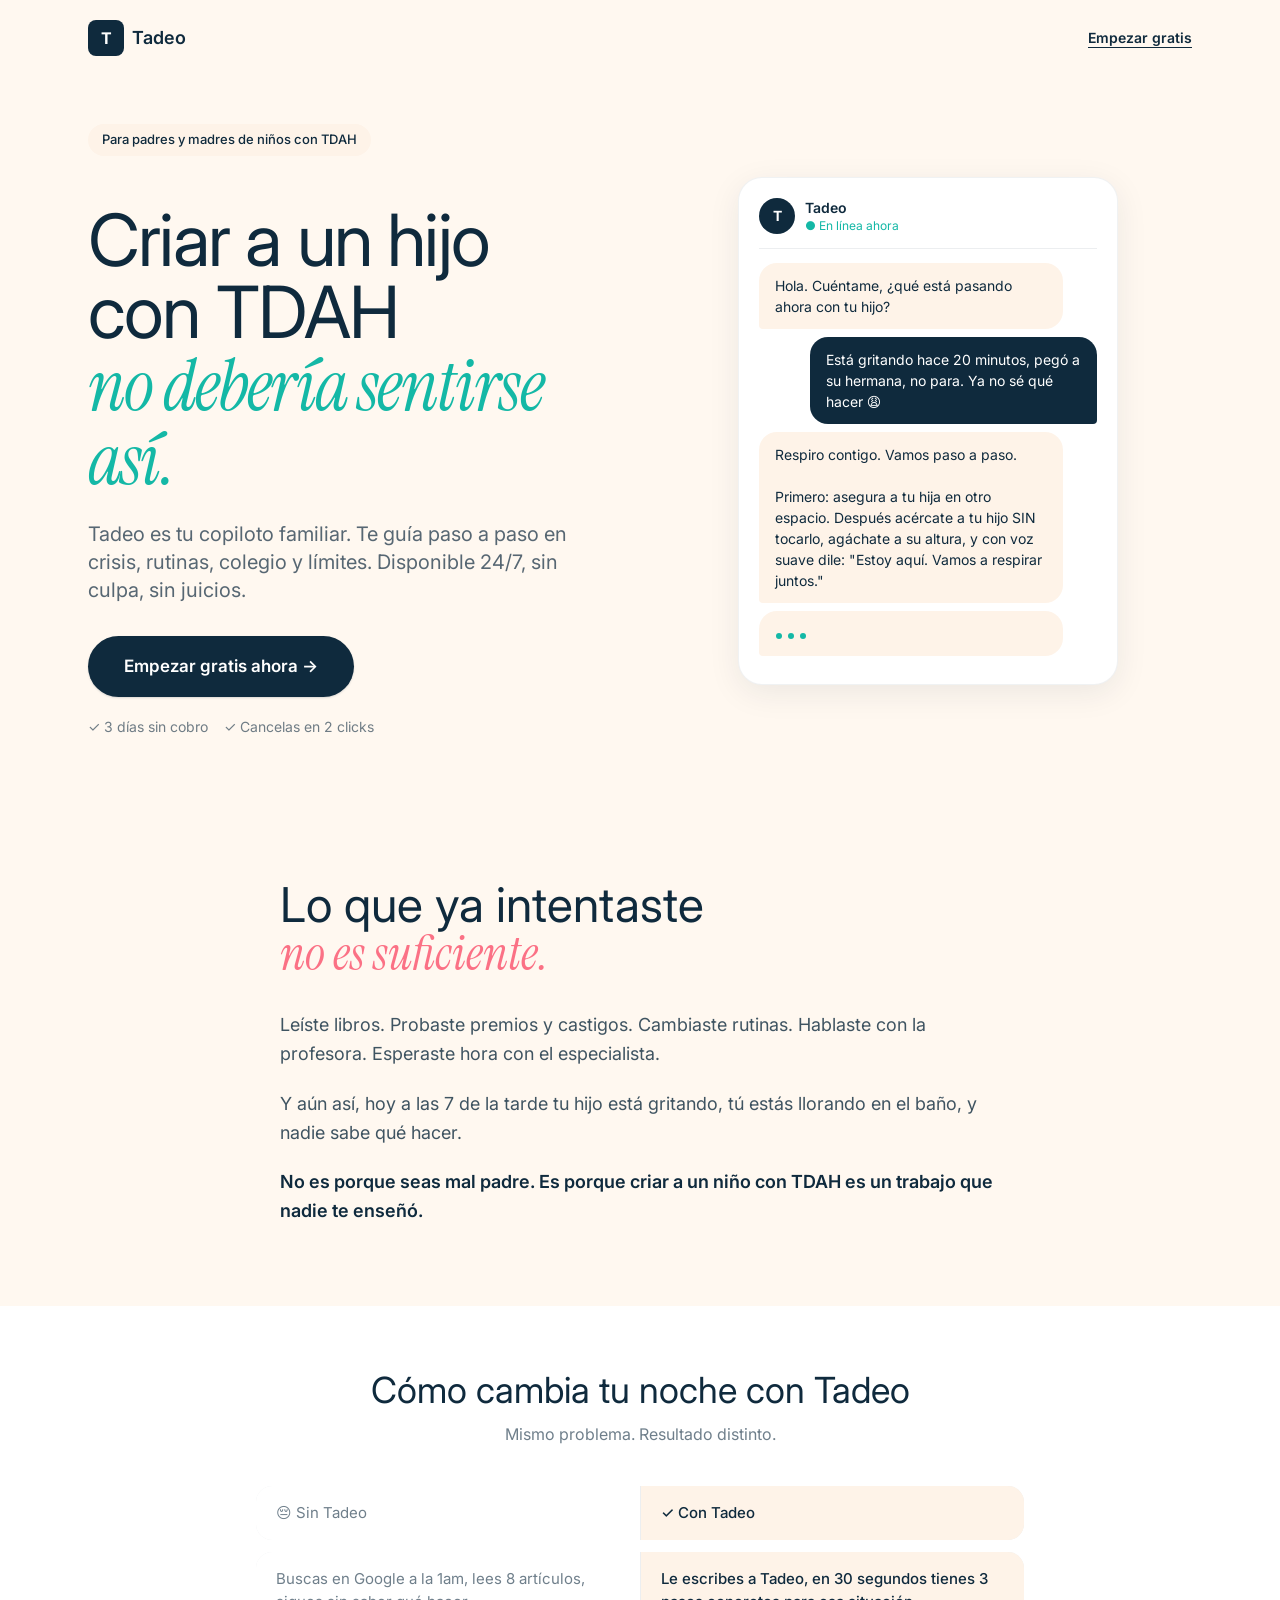
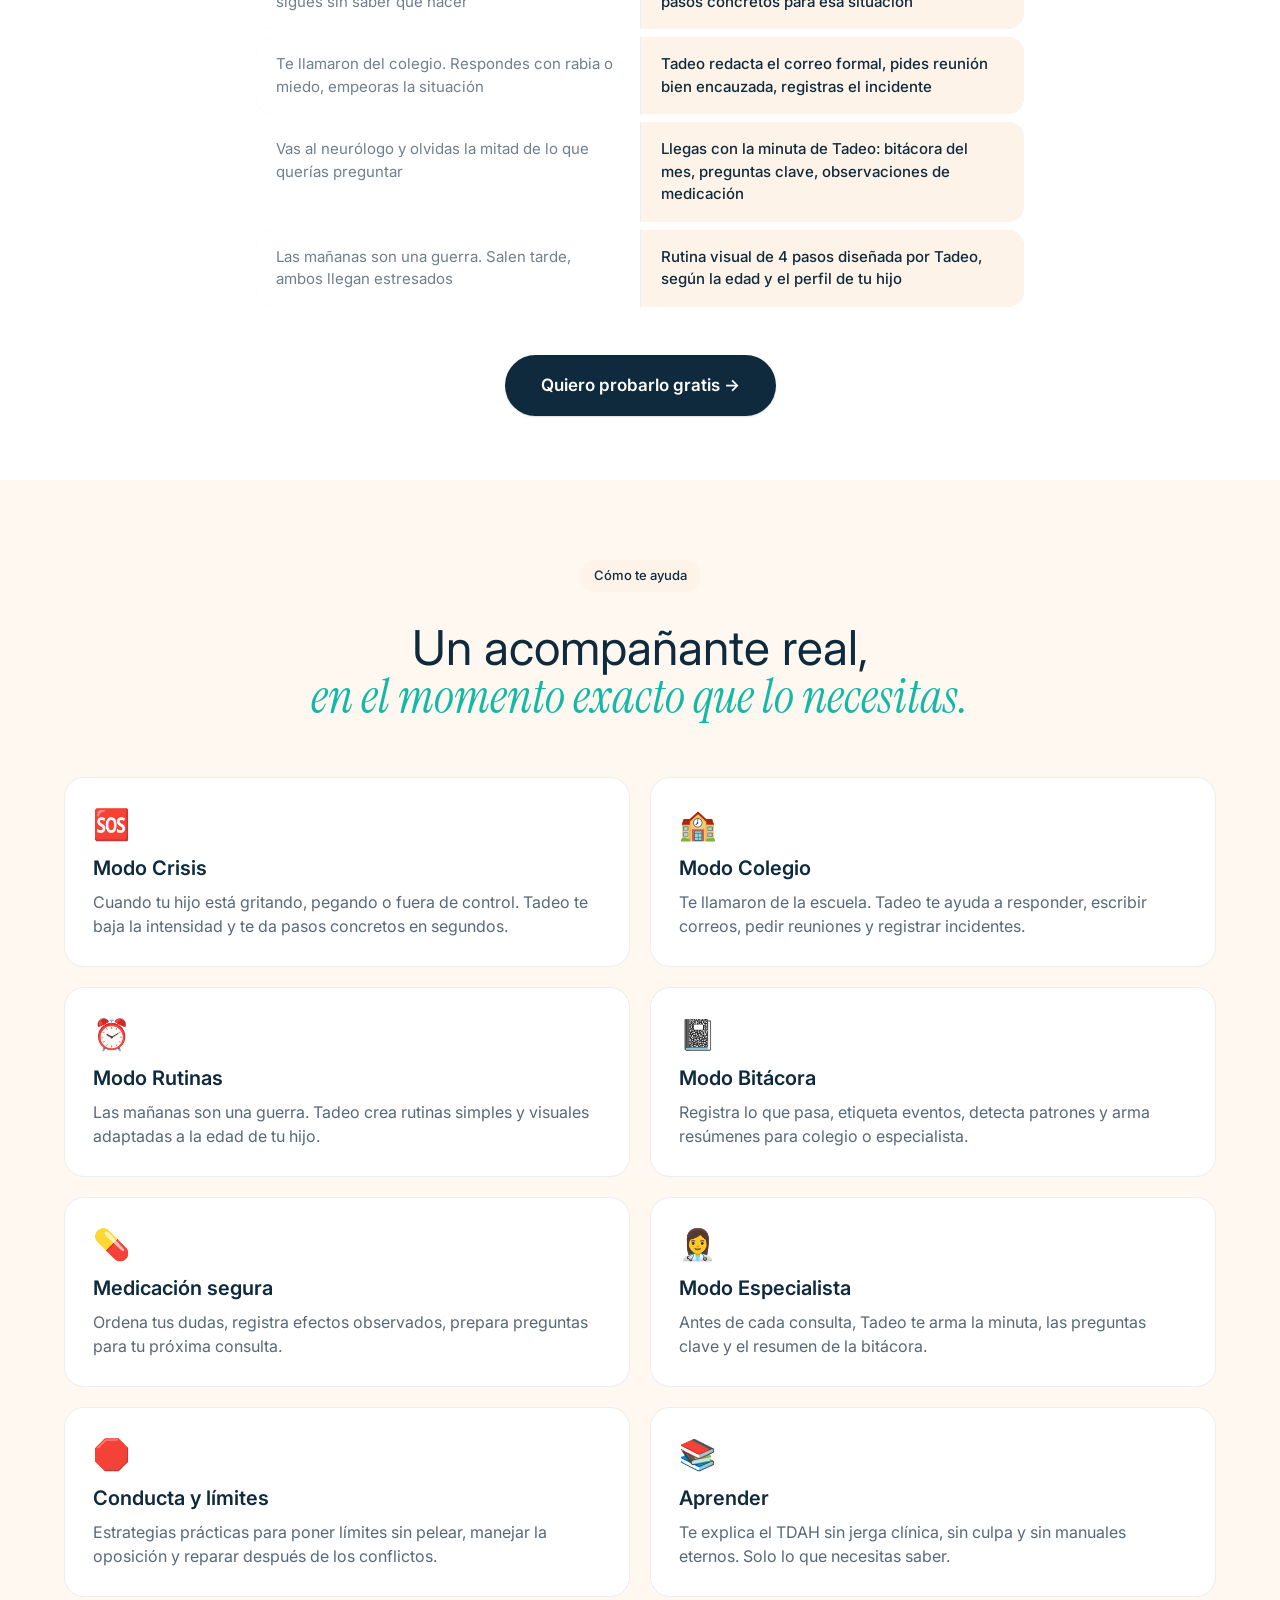
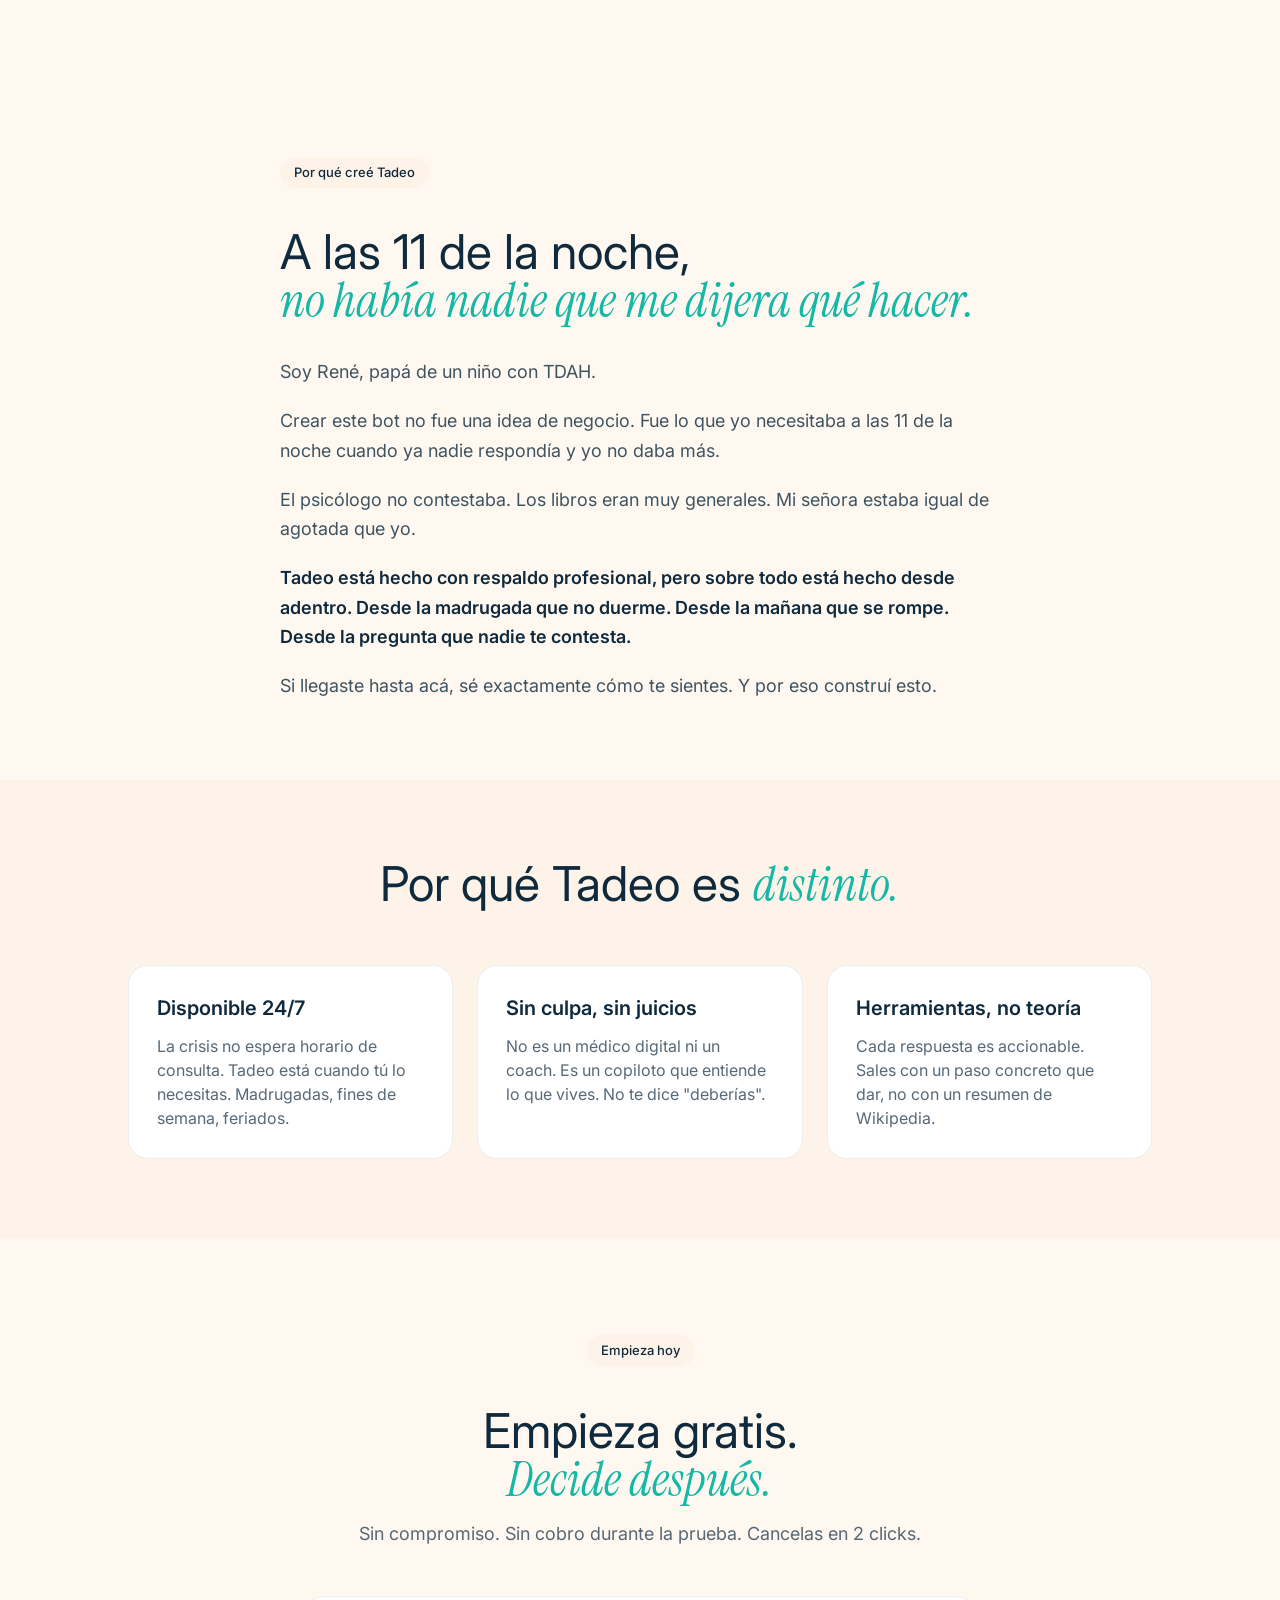
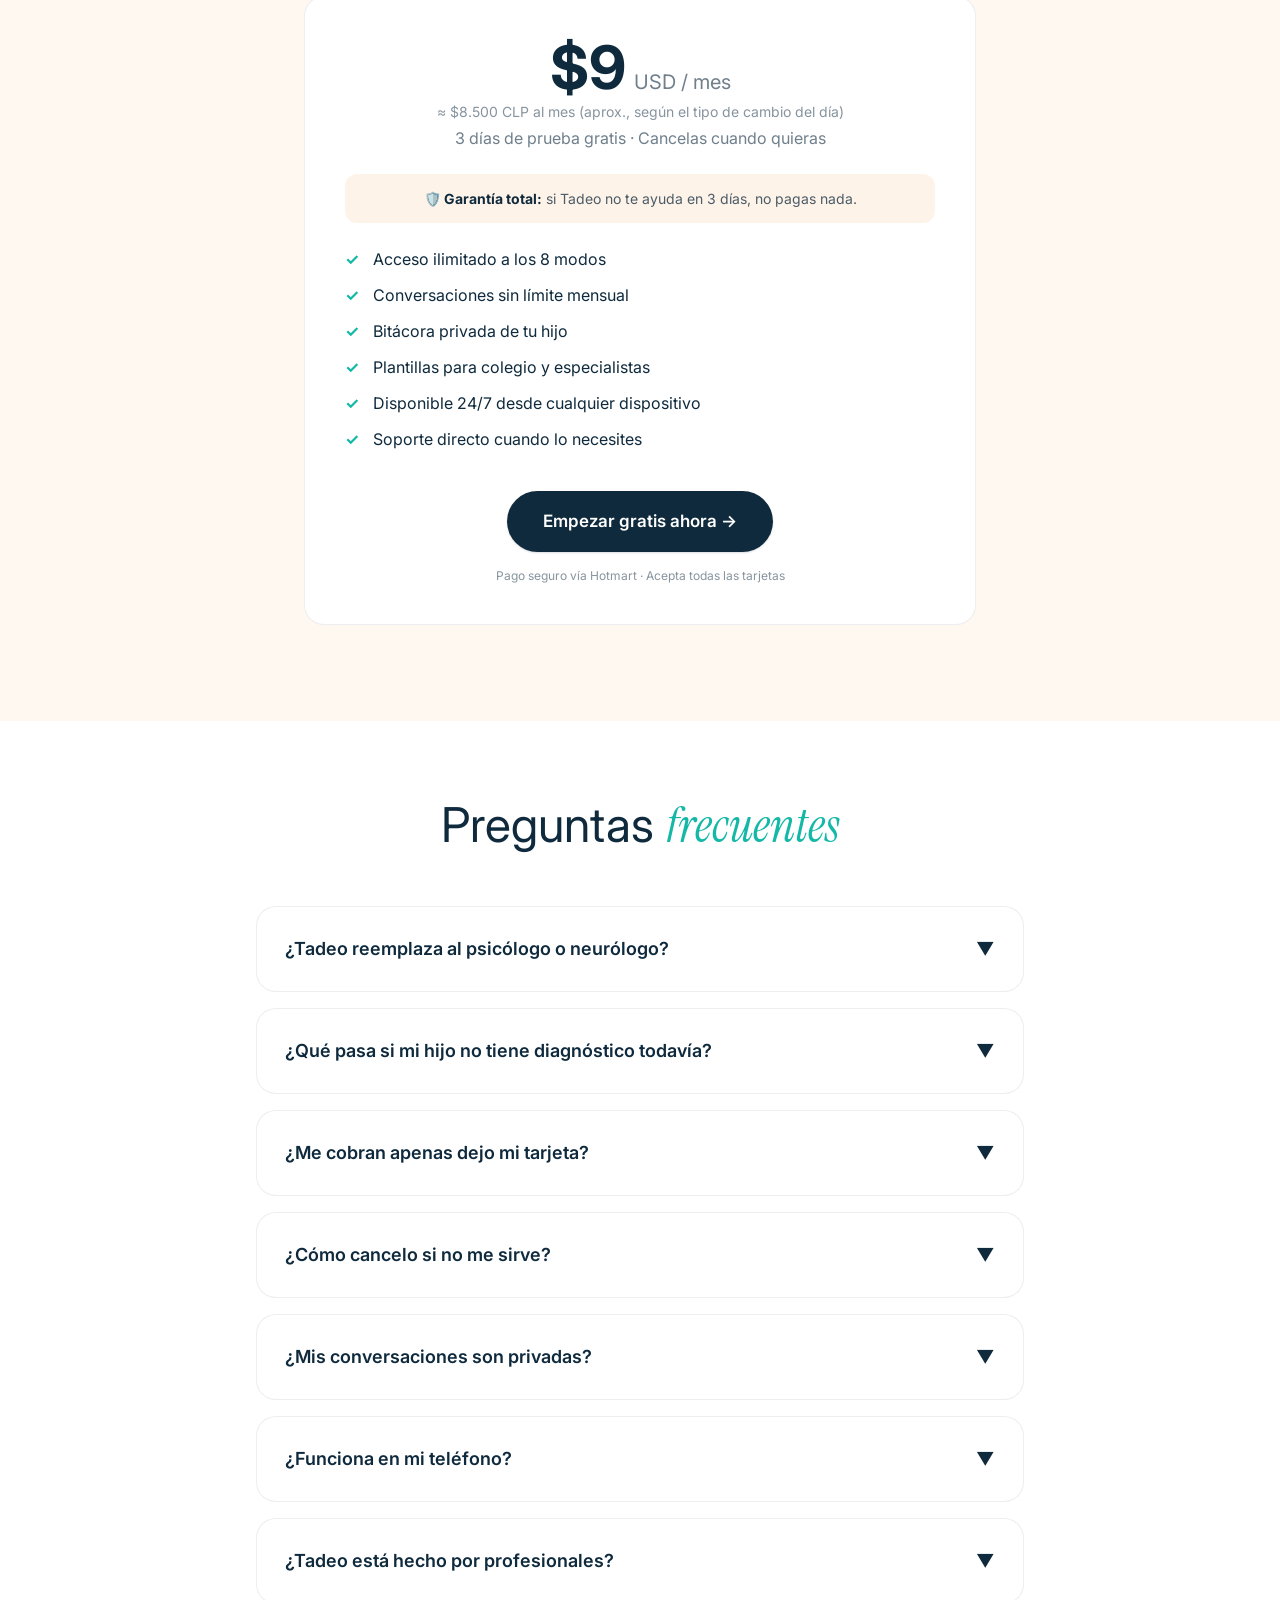
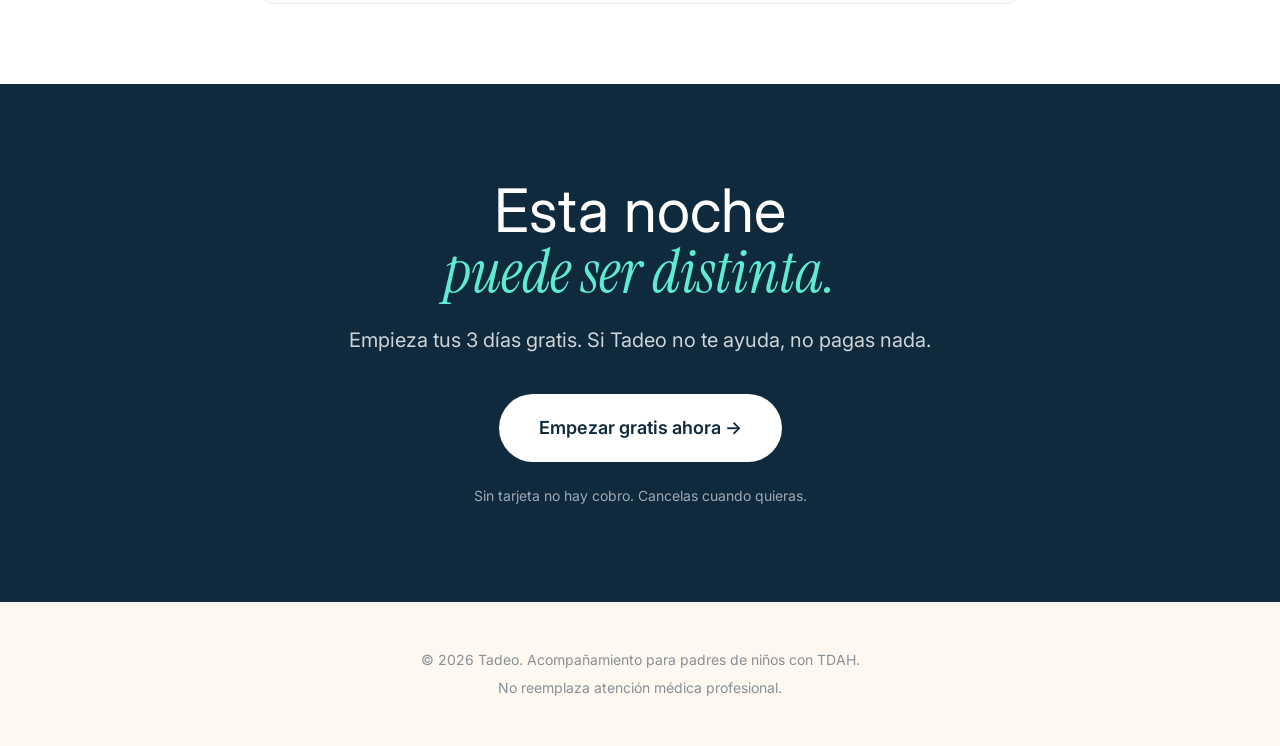
<file: index.html>
<!DOCTYPE html>
<html lang="es">
<head>
<link rel="icon" type="image/svg+xml" href="/favicon.svg">
<meta charset="UTF-8">
<meta name="viewport" content="width=device-width, initial-scale=1.0">
<meta name="description" content="Tadeo es tu copiloto familiar para criar a un niño con TDAH. Acompañamiento 24/7, herramientas reales, sin culpa.">
<title>Tadeo — Acompañamiento real para padres de niños con TDAH</title>

<!-- Meta Pixel Code -->
<script>
!function(f,b,e,v,n,t,s){if(f.fbq)return;n=f.fbq=function(){n.callMethod?
n.callMethod.apply(n,arguments):n.queue.push(arguments)};if(!f._fbq)f._fbq=n;
n.push=n;n.loaded=!0;n.version='2.0';n.queue=[];t=b.createElement(e);t.async=!0;
t.src=v;s=b.getElementsByTagName(e)[0];s.parentNode.insertBefore(t,s)}(window,
document,'script','https://connect.facebook.net/en_US/fbevents.js');
fbq('init', '1270864691823274');
fbq('track', 'PageView');
</script>
<noscript><img height="1" width="1" style="display:none" src="https://www.facebook.com/tr?id=1270864691823274&ev=PageView&noscript=1"/></noscript>

<link rel="preconnect" href="https://fonts.googleapis.com">
<link rel="preconnect" href="https://fonts.gstatic.com" crossorigin>
<link href="https://fonts.googleapis.com/css2?family=Inter:wght@400;500;600;700;800&family=Instrument+Serif&display=swap" rel="stylesheet">
<style>
*,:after,:before{--tw-border-spacing-x:0;--tw-border-spacing-y:0;--tw-translate-x:0;--tw-translate-y:0;--tw-rotate:0;--tw-skew-x:0;--tw-skew-y:0;--tw-scale-x:1;--tw-scale-y:1;--tw-pan-x: ;--tw-pan-y: ;--tw-pinch-zoom: ;--tw-scroll-snap-strictness:proximity;--tw-gradient-from-position: ;--tw-gradient-via-position: ;--tw-gradient-to-position: ;--tw-ordinal: ;--tw-slashed-zero: ;--tw-numeric-figure: ;--tw-numeric-spacing: ;--tw-numeric-fraction: ;--tw-ring-inset: ;--tw-ring-offset-width:0px;--tw-ring-offset-color:#fff;--tw-ring-color:rgba(59,130,246,.5);--tw-ring-offset-shadow:0 0 #0000;--tw-ring-shadow:0 0 #0000;--tw-shadow:0 0 #0000;--tw-shadow-colored:0 0 #0000;--tw-blur: ;--tw-brightness: ;--tw-contrast: ;--tw-grayscale: ;--tw-hue-rotate: ;--tw-invert: ;--tw-saturate: ;--tw-sepia: ;--tw-drop-shadow: ;--tw-backdrop-blur: ;--tw-backdrop-brightness: ;--tw-backdrop-contrast: ;--tw-backdrop-grayscale: ;--tw-backdrop-hue-rotate: ;--tw-backdrop-invert: ;--tw-backdrop-opacity: ;--tw-backdrop-saturate: ;--tw-backdrop-sepia: ;--tw-contain-size: ;--tw-contain-layout: ;--tw-contain-paint: ;--tw-contain-style: }::backdrop{--tw-border-spacing-x:0;--tw-border-spacing-y:0;--tw-translate-x:0;--tw-translate-y:0;--tw-rotate:0;--tw-skew-x:0;--tw-skew-y:0;--tw-scale-x:1;--tw-scale-y:1;--tw-pan-x: ;--tw-pan-y: ;--tw-pinch-zoom: ;--tw-scroll-snap-strictness:proximity;--tw-gradient-from-position: ;--tw-gradient-via-position: ;--tw-gradient-to-position: ;--tw-ordinal: ;--tw-slashed-zero: ;--tw-numeric-figure: ;--tw-numeric-spacing: ;--tw-numeric-fraction: ;--tw-ring-inset: ;--tw-ring-offset-width:0px;--tw-ring-offset-color:#fff;--tw-ring-color:rgba(59,130,246,.5);--tw-ring-offset-shadow:0 0 #0000;--tw-ring-shadow:0 0 #0000;--tw-shadow:0 0 #0000;--tw-shadow-colored:0 0 #0000;--tw-blur: ;--tw-brightness: ;--tw-contrast: ;--tw-grayscale: ;--tw-hue-rotate: ;--tw-invert: ;--tw-saturate: ;--tw-sepia: ;--tw-drop-shadow: ;--tw-backdrop-blur: ;--tw-backdrop-brightness: ;--tw-backdrop-contrast: ;--tw-backdrop-grayscale: ;--tw-backdrop-hue-rotate: ;--tw-backdrop-invert: ;--tw-backdrop-opacity: ;--tw-backdrop-saturate: ;--tw-backdrop-sepia: ;--tw-contain-size: ;--tw-contain-layout: ;--tw-contain-paint: ;--tw-contain-style: }/*! tailwindcss v3.4.19 | MIT License | https://tailwindcss.com*/*,:after,:before{box-sizing:border-box;border:0 solid #e5e7eb}:after,:before{--tw-content:""}:host,html{line-height:1.5;-webkit-text-size-adjust:100%;-moz-tab-size:4;-o-tab-size:4;tab-size:4;font-family:ui-sans-serif,system-ui,sans-serif,Apple Color Emoji,Segoe UI Emoji,Segoe UI Symbol,Noto Color Emoji;font-feature-settings:normal;font-variation-settings:normal;-webkit-tap-highlight-color:transparent}body{margin:0;line-height:inherit}hr{height:0;color:inherit;border-top-width:1px}abbr:where([title]){-webkit-text-decoration:underline dotted;text-decoration:underline dotted}h1,h2,h3,h4,h5,h6{font-size:inherit;font-weight:inherit}a{color:inherit;text-decoration:inherit}b,strong{font-weight:bolder}code,kbd,pre,samp{font-family:ui-monospace,SFMono-Regular,Menlo,Monaco,Consolas,Liberation Mono,Courier New,monospace;font-feature-settings:normal;font-variation-settings:normal;font-size:1em}small{font-size:80%}sub,sup{font-size:75%;line-height:0;position:relative;vertical-align:baseline}sub{bottom:-.25em}sup{top:-.5em}table{text-indent:0;border-color:inherit;border-collapse:collapse}button,input,optgroup,select,textarea{font-family:inherit;font-feature-settings:inherit;font-variation-settings:inherit;font-size:100%;font-weight:inherit;line-height:inherit;letter-spacing:inherit;color:inherit;margin:0;padding:0}button,select{text-transform:none}button,input:where([type=button]),input:where([type=reset]),input:where([type=submit]){-webkit-appearance:button;background-color:transparent;background-image:none}:-moz-focusring{outline:auto}:-moz-ui-invalid{box-shadow:none}progress{vertical-align:baseline}::-webkit-inner-spin-button,::-webkit-outer-spin-button{height:auto}[type=search]{-webkit-appearance:textfield;outline-offset:-2px}::-webkit-search-decoration{-webkit-appearance:none}::-webkit-file-upload-button{-webkit-appearance:button;font:inherit}summary{display:list-item}blockquote,dd,dl,figure,h1,h2,h3,h4,h5,h6,hr,p,pre{margin:0}fieldset{margin:0}fieldset,legend{padding:0}menu,ol,ul{list-style:none;margin:0;padding:0}dialog{padding:0}textarea{resize:vertical}input::-moz-placeholder,textarea::-moz-placeholder{opacity:1;color:#9ca3af}input::placeholder,textarea::placeholder{opacity:1;color:#9ca3af}[role=button],button{cursor:pointer}:disabled{cursor:default}audio,canvas,embed,iframe,img,object,svg,video{display:block;vertical-align:middle}img,video{max-width:100%;height:auto}[hidden]:where(:not([hidden=until-found])){display:none}.fixed{position:fixed}.mx-auto{margin-left:auto;margin-right:auto}.mb-1{margin-bottom:.25rem}.mb-10{margin-bottom:2.5rem}.mb-12{margin-bottom:3rem}.mb-14{margin-bottom:3.5rem}.mb-2{margin-bottom:.5rem}.mb-3{margin-bottom:.75rem}.mb-4{margin-bottom:1rem}.mb-6{margin-bottom:1.5rem}.mb-8{margin-bottom:2rem}.mt-12{margin-top:3rem}.mt-2{margin-top:.5rem}.mt-4{margin-top:1rem}.mt-5{margin-top:1.25rem}.mt-6{margin-top:1.5rem}.block{display:block}.inline-block{display:inline-block}.flex{display:flex}.table{display:table}.grid{display:grid}.hidden{display:none}.h-9{height:2.25rem}.w-9{width:2.25rem}.w-full{width:100%}.max-w-2xl{max-width:42rem}.max-w-3xl{max-width:48rem}.max-w-5xl{max-width:64rem}.max-w-6xl{max-width:72rem}.transform{transform:translate(var(--tw-translate-x),var(--tw-translate-y)) rotate(var(--tw-rotate)) skewX(var(--tw-skew-x)) skewY(var(--tw-skew-y)) scaleX(var(--tw-scale-x)) scaleY(var(--tw-scale-y))}.cursor-pointer{cursor:pointer}.items-center{align-items:center}.items-baseline{align-items:baseline}.justify-center{justify-content:center}.justify-between{justify-content:space-between}.gap-12{gap:3rem}.gap-2{gap:.5rem}.gap-4{gap:1rem}.gap-5{gap:1.25rem}.gap-6{gap:1.5rem}.space-y-2>:not([hidden])~:not([hidden]){--tw-space-y-reverse:0;margin-top:calc(.5rem*(1 - var(--tw-space-y-reverse)));margin-bottom:calc(.5rem*var(--tw-space-y-reverse))}.space-y-3>:not([hidden])~:not([hidden]){--tw-space-y-reverse:0;margin-top:calc(.75rem*(1 - var(--tw-space-y-reverse)));margin-bottom:calc(.75rem*var(--tw-space-y-reverse))}.space-y-4>:not([hidden])~:not([hidden]){--tw-space-y-reverse:0;margin-top:calc(1rem*(1 - var(--tw-space-y-reverse)));margin-bottom:calc(1rem*var(--tw-space-y-reverse))}.space-y-5>:not([hidden])~:not([hidden]){--tw-space-y-reverse:0;margin-top:calc(1.25rem*(1 - var(--tw-space-y-reverse)));margin-bottom:calc(1.25rem*var(--tw-space-y-reverse))}.rounded-full{border-radius:9999px}.rounded-lg{border-radius:.5rem}.border{border-width:1px}.bg-white{--tw-bg-opacity:1;background-color:rgb(255 255 255/var(--tw-bg-opacity,1))}.px-10{padding-left:2.5rem;padding-right:2.5rem}.px-6{padding-left:1.5rem;padding-right:1.5rem}.py-12{padding-top:3rem;padding-bottom:3rem}.py-16{padding-top:4rem;padding-bottom:4rem}.py-20{padding-top:5rem;padding-bottom:5rem}.py-24{padding-top:6rem;padding-bottom:6rem}.py-5{padding-top:1.25rem;padding-bottom:1.25rem}.pb-16{padding-bottom:4rem}.pt-12{padding-top:3rem}.text-center{text-align:center}.text-3xl{font-size:1.875rem;line-height:2.25rem}.text-4xl{font-size:2.25rem;line-height:2.5rem}.text-5xl{font-size:3rem;line-height:1}.text-6xl{font-size:3.75rem;line-height:1}.text-base{font-size:1rem;line-height:1.5rem}.text-lg{font-size:1.125rem;line-height:1.75rem}.text-sm{font-size:.875rem;line-height:1.25rem}.text-xl{font-size:1.25rem;line-height:1.75rem}.text-xs{font-size:.75rem;line-height:1rem}.font-bold{font-weight:700}.font-semibold{font-weight:600}.italic{font-style:italic}.leading-\[1\.05\]{line-height:1.05}.leading-relaxed{line-height:1.625}.leading-tight{line-height:1.25}.tracking-tight{letter-spacing:-.025em}.text-white{--tw-text-opacity:1;color:rgb(255 255 255/var(--tw-text-opacity,1))}.underline{text-decoration-line:underline}.underline-offset-4{text-underline-offset:4px}.antialiased{-webkit-font-smoothing:antialiased;-moz-osx-font-smoothing:grayscale}.opacity-60{opacity:.6}.opacity-80{opacity:.8}.transition{transition-property:color,background-color,border-color,text-decoration-color,fill,stroke,opacity,box-shadow,transform,filter,-webkit-backdrop-filter;transition-property:color,background-color,border-color,text-decoration-color,fill,stroke,opacity,box-shadow,transform,filter,backdrop-filter;transition-property:color,background-color,border-color,text-decoration-color,fill,stroke,opacity,box-shadow,transform,filter,backdrop-filter,-webkit-backdrop-filter;transition-timing-function:cubic-bezier(.4,0,.2,1);transition-duration:.15s}.hover\:bg-gray-100:hover{--tw-bg-opacity:1;background-color:rgb(243 244 246/var(--tw-bg-opacity,1))}@media (min-width:768px){.md\:w-auto{width:auto}.md\:grid-cols-2{grid-template-columns:repeat(2,minmax(0,1fr))}.md\:grid-cols-3{grid-template-columns:repeat(3,minmax(0,1fr))}.md\:text-4xl{font-size:2.25rem;line-height:2.5rem}.md\:text-5xl{font-size:3rem;line-height:1}.md\:text-6xl{font-size:3.75rem;line-height:1}.md\:text-xl{font-size:1.25rem;line-height:1.75rem}}@media (min-width:1024px){.lg\:text-7xl{font-size:4.5rem;line-height:1}}
</style>
<style>
  :root {
    --color-deep: #0F2A3D;
    --color-teal: #14B8A6;
    --color-coral: #FB7185;
    --color-cream: #FFF8F0;
    --color-warm: #FEF3E8;
  }
  body { font-family: 'Inter', -apple-system, system-ui, sans-serif; color: var(--color-deep); background: var(--color-cream); }
  .serif { font-family: 'Instrument Serif', Georgia, serif; font-weight: 400; }
  .btn-primary {
    background: var(--color-deep);
    color: white;
    padding: 18px 36px;
    border-radius: 999px;
    font-weight: 600;
    font-size: 17px;
    display: inline-block;
    transition: transform 0.15s ease, background 0.15s ease;
    box-shadow: 0 1px 2px rgba(15,42,61,0.15);
  }
  .btn-primary:hover { background: #1A3A52; transform: translateY(-1px); }
  .card { background: white; border-radius: 20px; border: 1px solid rgba(15,42,61,0.08); padding: 28px; }
  .pill { background: var(--color-warm); color: var(--color-deep); padding: 6px 14px; border-radius: 999px; font-size: 13px; font-weight: 500; display: inline-block; }
  .check { color: var(--color-teal); font-weight: 700; margin-right: 10px; }
  details > summary { list-style: none; cursor: pointer; }
  details > summary::-webkit-details-marker { display: none; }
  details[open] summary .arrow { transform: rotate(180deg); }
  .arrow { transition: transform 0.2s; }

  /* Sticky mobile CTA */
  .sticky-mobile-cta {
    position: fixed; bottom: 0; left: 0; right: 0;
    background: white;
    padding: 12px 16px;
    border-top: 1px solid rgba(15,42,61,0.1);
    z-index: 50;
    display: none;
    box-shadow: 0 -4px 12px rgba(0,0,0,0.05);
  }
  @media (max-width: 768px) {
    .sticky-mobile-cta { display: block; }
    body { padding-bottom: 80px; }
  }

  /* Mockup chat */
  .chat-mockup {
    background: white;
    border-radius: 24px;
    box-shadow: 0 8px 32px rgba(15,42,61,0.08);
    padding: 20px;
    max-width: 380px;
    margin: 0 auto;
    border: 1px solid rgba(15,42,61,0.06);
  }
  .chat-header {
    display: flex; align-items: center; gap: 10px;
    padding-bottom: 14px; margin-bottom: 14px;
    border-bottom: 1px solid rgba(15,42,61,0.08);
  }
  .chat-avatar {
    width: 36px; height: 36px; border-radius: 50%;
    background: var(--color-deep); color: white;
    display: flex; align-items: center; justify-content: center;
    font-weight: 700; font-size: 14px;
  }
  .msg-user {
    background: var(--color-deep); color: white;
    padding: 12px 16px; border-radius: 18px 18px 4px 18px;
    margin: 8px 0 8px auto; max-width: 85%;
    font-size: 14px; line-height: 1.5;
  }
  .msg-bot {
    background: var(--color-warm); color: var(--color-deep);
    padding: 12px 16px; border-radius: 18px 18px 18px 4px;
    margin: 8px auto 8px 0; max-width: 90%;
    font-size: 14px; line-height: 1.5;
  }
  .typing-dot {
    width: 6px; height: 6px; border-radius: 50%; background: var(--color-teal);
    display: inline-block; margin: 0 1px;
    animation: typing 1.4s infinite;
  }
  .typing-dot:nth-child(2) { animation-delay: 0.2s; }
  .typing-dot:nth-child(3) { animation-delay: 0.4s; }
  @keyframes typing { 0%, 60%, 100% { opacity: 0.3; } 30% { opacity: 1; } }

  /* Compare table */
  .compare-row {
    display: grid; grid-template-columns: 1fr 1fr;
    gap: 1px; background: rgba(15,42,61,0.08);
    border-radius: 16px; overflow: hidden;
  }
  .compare-cell { background: white; padding: 16px 20px; font-size: 15px; }
  .compare-cell.bad { color: rgba(15,42,61,0.6); }
  .compare-cell.good { color: var(--color-deep); font-weight: 500; background: var(--color-warm); }
</style>
</head>

<body class="antialiased">

<!-- NAV -->
<nav class="px-6 py-5 max-w-6xl mx-auto flex items-center justify-between">
  <div class="flex items-center gap-2">
    <div class="w-9 h-9 rounded-lg flex items-center justify-center text-white font-bold" style="background: var(--color-deep);">T</div>
    <span class="font-semibold text-lg">Tadeo</span>
  </div>
  <a href="/checkout" onclick="fbq('track','Lead');" class="text-sm font-semibold underline underline-offset-4">Empezar gratis</a>
</nav>

<!-- HERO -->
<section class="px-6 pt-12 pb-16 max-w-6xl mx-auto">
  <div class="grid md:grid-cols-2 gap-12 items-center">
    <div>
      <span class="pill mb-6">Para padres y madres de niños con TDAH</span>
      <h1 class="text-5xl md:text-6xl lg:text-7xl leading-[1.05] tracking-tight mt-6 mb-6">
        Criar a un hijo con TDAH<br>
        <span class="serif italic" style="color: var(--color-teal);">no debería sentirse así.</span>
      </h1>
      <p class="text-lg md:text-xl leading-relaxed mb-8" style="color: rgba(15,42,61,0.7);">
        Tadeo es tu copiloto familiar. Te guía paso a paso en crisis, rutinas, colegio y límites. Disponible 24/7, sin culpa, sin juicios.
      </p>
      <a href="/checkout" onclick="fbq('track','Lead');" class="btn-primary">Empezar gratis ahora →</a>
      <div class="flex items-center gap-4 mt-5 text-sm" style="color: rgba(15,42,61,0.6);">
        <span>✓ 3 días sin cobro</span>
        <span>✓ Cancelas en 2 clicks</span>
      </div>
    </div>

    <!-- Mockup chat -->
    <div class="chat-mockup">
      <div class="chat-header">
        <div class="chat-avatar">T</div>
        <div>
          <div class="font-semibold text-sm">Tadeo</div>
          <div class="text-xs" style="color: var(--color-teal);">● En línea ahora</div>
        </div>
      </div>
      <div class="msg-bot">Hola. Cuéntame, ¿qué está pasando ahora con tu hijo?</div>
      <div class="msg-user">Está gritando hace 20 minutos, pegó a su hermana, no para. Ya no sé qué hacer 😩</div>
      <div class="msg-bot">Respiro contigo. Vamos paso a paso. <br><br>Primero: asegura a tu hija en otro espacio. Después acércate a tu hijo SIN tocarlo, agáchate a su altura, y con voz suave dile: "Estoy aquí. Vamos a respirar juntos."</div>
      <div class="msg-bot">
        <span class="typing-dot"></span>
        <span class="typing-dot"></span>
        <span class="typing-dot"></span>
      </div>
    </div>
  </div>
</section>

<!-- DOLOR -->
<section class="px-6 py-20 max-w-3xl mx-auto">
  <h2 class="text-4xl md:text-5xl mb-8 leading-tight">
    Lo que ya intentaste<br><span class="serif italic" style="color: var(--color-coral);">no es suficiente.</span>
  </h2>
  <div class="space-y-5 text-lg leading-relaxed" style="color: rgba(15,42,61,0.8);">
    <p>Leíste libros. Probaste premios y castigos. Cambiaste rutinas. Hablaste con la profesora. Esperaste hora con el especialista.</p>
    <p>Y aún así, hoy a las 7 de la tarde tu hijo está gritando, tú estás llorando en el baño, y nadie sabe qué hacer.</p>
    <p class="font-semibold" style="color: var(--color-deep);">No es porque seas mal padre. Es porque criar a un niño con TDAH es un trabajo que nadie te enseñó.</p>
  </div>
</section>

<!-- COMPARATIVA -->
<section class="px-6 py-16" style="background: white;">
  <div class="max-w-3xl mx-auto">
    <h2 class="text-3xl md:text-4xl text-center mb-3 leading-tight">Cómo cambia tu noche con Tadeo</h2>
    <p class="text-center mb-10" style="color: rgba(15,42,61,0.6);">Mismo problema. Resultado distinto.</p>

    <div class="compare-row mb-3">
      <div class="compare-cell bad">😔 Sin Tadeo</div>
      <div class="compare-cell good">✓ Con Tadeo</div>
    </div>

    <div class="space-y-2">
      <div class="compare-row">
        <div class="compare-cell bad">Buscas en Google a la 1am, lees 8 artículos, sigues sin saber qué hacer</div>
        <div class="compare-cell good">Le escribes a Tadeo, en 30 segundos tienes 3 pasos concretos para esa situación</div>
      </div>
      <div class="compare-row">
        <div class="compare-cell bad">Te llamaron del colegio. Respondes con rabia o miedo, empeoras la situación</div>
        <div class="compare-cell good">Tadeo redacta el correo formal, pides reunión bien encauzada, registras el incidente</div>
      </div>
      <div class="compare-row">
        <div class="compare-cell bad">Vas al neurólogo y olvidas la mitad de lo que querías preguntar</div>
        <div class="compare-cell good">Llegas con la minuta de Tadeo: bitácora del mes, preguntas clave, observaciones de medicación</div>
      </div>
      <div class="compare-row">
        <div class="compare-cell bad">Las mañanas son una guerra. Salen tarde, ambos llegan estresados</div>
        <div class="compare-cell good">Rutina visual de 4 pasos diseñada por Tadeo, según la edad y el perfil de tu hijo</div>
      </div>
    </div>

    <div class="text-center mt-12">
      <a href="/checkout" onclick="fbq('track','Lead');" class="btn-primary">Quiero probarlo gratis →</a>
    </div>
  </div>
</section>

<!-- LOS 8 MODOS -->
<section class="px-6 py-20" style="background: var(--color-cream);">
  <div class="max-w-6xl mx-auto">
    <div class="text-center mb-14">
      <span class="pill mb-4">Cómo te ayuda</span>
      <h2 class="text-4xl md:text-5xl mt-4 leading-tight">
        Un acompañante real,<br><span class="serif italic" style="color: var(--color-teal);">en el momento exacto que lo necesitas.</span>
      </h2>
    </div>
    <div class="grid md:grid-cols-2 gap-5">

      <div class="card">
        <div class="text-3xl mb-3">🆘</div>
        <h3 class="text-xl font-semibold mb-2">Modo Crisis</h3>
        <p style="color: rgba(15,42,61,0.7);">Cuando tu hijo está gritando, pegando o fuera de control. Tadeo te baja la intensidad y te da pasos concretos en segundos.</p>
      </div>

      <div class="card">
        <div class="text-3xl mb-3">🏫</div>
        <h3 class="text-xl font-semibold mb-2">Modo Colegio</h3>
        <p style="color: rgba(15,42,61,0.7);">Te llamaron de la escuela. Tadeo te ayuda a responder, escribir correos, pedir reuniones y registrar incidentes.</p>
      </div>

      <div class="card">
        <div class="text-3xl mb-3">⏰</div>
        <h3 class="text-xl font-semibold mb-2">Modo Rutinas</h3>
        <p style="color: rgba(15,42,61,0.7);">Las mañanas son una guerra. Tadeo crea rutinas simples y visuales adaptadas a la edad de tu hijo.</p>
      </div>

      <div class="card">
        <div class="text-3xl mb-3">📓</div>
        <h3 class="text-xl font-semibold mb-2">Modo Bitácora</h3>
        <p style="color: rgba(15,42,61,0.7);">Registra lo que pasa, etiqueta eventos, detecta patrones y arma resúmenes para colegio o especialista.</p>
      </div>

      <div class="card">
        <div class="text-3xl mb-3">💊</div>
        <h3 class="text-xl font-semibold mb-2">Medicación segura</h3>
        <p style="color: rgba(15,42,61,0.7);">Ordena tus dudas, registra efectos observados, prepara preguntas para tu próxima consulta.</p>
      </div>

      <div class="card">
        <div class="text-3xl mb-3">👩‍⚕️</div>
        <h3 class="text-xl font-semibold mb-2">Modo Especialista</h3>
        <p style="color: rgba(15,42,61,0.7);">Antes de cada consulta, Tadeo te arma la minuta, las preguntas clave y el resumen de la bitácora.</p>
      </div>

      <div class="card">
        <div class="text-3xl mb-3">🛑</div>
        <h3 class="text-xl font-semibold mb-2">Conducta y límites</h3>
        <p style="color: rgba(15,42,61,0.7);">Estrategias prácticas para poner límites sin pelear, manejar la oposición y reparar después de los conflictos.</p>
      </div>

      <div class="card">
        <div class="text-3xl mb-3">📚</div>
        <h3 class="text-xl font-semibold mb-2">Aprender</h3>
        <p style="color: rgba(15,42,61,0.7);">Te explica el TDAH sin jerga clínica, sin culpa y sin manuales eternos. Solo lo que necesitas saber.</p>
      </div>

    </div>
  </div>
</section>

<!-- HISTORIA PERSONAL -->
<section class="px-6 py-20 max-w-3xl mx-auto">
  <span class="pill mb-6">Por qué creé Tadeo</span>
  <h2 class="text-4xl md:text-5xl mt-4 mb-8 leading-tight">
    A las 11 de la noche,<br><span class="serif italic" style="color: var(--color-teal);">no había nadie que me dijera qué hacer.</span>
  </h2>
  <div class="space-y-5 text-lg leading-relaxed" style="color: rgba(15,42,61,0.8);">
    <p>Soy René, papá de un niño con TDAH.</p>
    <p>Crear este bot no fue una idea de negocio. Fue lo que yo necesitaba a las 11 de la noche cuando ya nadie respondía y yo no daba más.</p>
    <p>El psicólogo no contestaba. Los libros eran muy generales. Mi señora estaba igual de agotada que yo.</p>
    <p class="font-semibold" style="color: var(--color-deep);">Tadeo está hecho con respaldo profesional, pero sobre todo está hecho desde adentro. Desde la madrugada que no duerme. Desde la mañana que se rompe. Desde la pregunta que nadie te contesta.</p>
    <p>Si llegaste hasta acá, sé exactamente cómo te sientes. Y por eso construí esto.</p>
  </div>
</section>

<!-- DIFERENCIADORES -->
<section class="px-6 py-20" style="background: var(--color-warm);">
  <div class="max-w-5xl mx-auto">
    <h2 class="text-4xl md:text-5xl text-center mb-14 leading-tight">
      Por qué Tadeo es <span class="serif italic" style="color: var(--color-teal);">distinto.</span>
    </h2>
    <div class="grid md:grid-cols-3 gap-6">

      <div class="card">
        <h3 class="text-xl font-semibold mb-3">Disponible 24/7</h3>
        <p style="color: rgba(15,42,61,0.7);">La crisis no espera horario de consulta. Tadeo está cuando tú lo necesitas. Madrugadas, fines de semana, feriados.</p>
      </div>

      <div class="card">
        <h3 class="text-xl font-semibold mb-3">Sin culpa, sin juicios</h3>
        <p style="color: rgba(15,42,61,0.7);">No es un médico digital ni un coach. Es un copiloto que entiende lo que vives. No te dice "deberías".</p>
      </div>

      <div class="card">
        <h3 class="text-xl font-semibold mb-3">Herramientas, no teoría</h3>
        <p style="color: rgba(15,42,61,0.7);">Cada respuesta es accionable. Sales con un paso concreto que dar, no con un resumen de Wikipedia.</p>
      </div>

    </div>
  </div>
</section>

<!-- =================================================================
     TESTIMONIOS  ·  ⚠️ ACTIVAR ANTES DE LANZAR
     Esta sección está COMENTADA a propósito. NO publiques testimonios
     inventados. Reemplaza el texto de las 3 tarjetas con frases REALES
     de tus usuarios/testers (con su permiso) y luego borra las líneas
     "<!- -" y "- ->" que envuelven el bloque para activarlo.
     ================================================================= -->
<!--
<section class="px-6 py-20" style="background: white;">
  <div class="max-w-5xl mx-auto">
    <div class="text-center mb-14">
      <span class="pill mb-4">Lo que dicen otros padres</span>
      <h2 class="text-4xl md:text-5xl mt-4 leading-tight">
        No eres el único<br><span class="serif italic" style="color: var(--color-teal);">que necesitaba esto.</span>
      </h2>
    </div>
    <div class="grid md:grid-cols-3 gap-6">

      <div class="card">
        <div style="font-size: 16px; line-height: 1.6; color: rgba(15,42,61,0.85); margin-bottom: 18px;">
          "[TESTIMONIO REAL 1 — reemplazar. Ej: una frase concreta sobre una noche difícil en que Tadeo ayudó.]"
        </div>
        <div class="flex items-center gap-3">
          <div style="width: 38px; height: 38px; border-radius: 50%; background: var(--color-warm); display: flex; align-items: center; justify-content: center; font-weight: 700;">M</div>
          <div>
            <div class="font-semibold text-sm">[Nombre real]</div>
            <div class="text-xs" style="color: rgba(15,42,61,0.5);">[Mamá/Papá de niño con TDAH]</div>
          </div>
        </div>
      </div>

      <div class="card">
        <div style="font-size: 16px; line-height: 1.6; color: rgba(15,42,61,0.85); margin-bottom: 18px;">
          "[TESTIMONIO REAL 2 — reemplazar.]"
        </div>
        <div class="flex items-center gap-3">
          <div style="width: 38px; height: 38px; border-radius: 50%; background: var(--color-warm); display: flex; align-items: center; justify-content: center; font-weight: 700;">P</div>
          <div>
            <div class="font-semibold text-sm">[Nombre real]</div>
            <div class="text-xs" style="color: rgba(15,42,61,0.5);">[Mamá/Papá de niño con TDAH]</div>
          </div>
        </div>
      </div>

      <div class="card">
        <div style="font-size: 16px; line-height: 1.6; color: rgba(15,42,61,0.85); margin-bottom: 18px;">
          "[TESTIMONIO REAL 3 — reemplazar.]"
        </div>
        <div class="flex items-center gap-3">
          <div style="width: 38px; height: 38px; border-radius: 50%; background: var(--color-warm); display: flex; align-items: center; justify-content: center; font-weight: 700;">C</div>
          <div>
            <div class="font-semibold text-sm">[Nombre real]</div>
            <div class="text-xs" style="color: rgba(15,42,61,0.5);">[Mamá/Papá de niño con TDAH]</div>
          </div>
        </div>
      </div>

    </div>
  </div>
</section>
-->

<!-- PRECIO -->
<section class="px-6 py-24" id="precio">
  <div class="max-w-2xl mx-auto text-center">
    <span class="pill mb-6">Empieza hoy</span>
    <h2 class="text-4xl md:text-5xl mt-4 mb-4 leading-tight">
      Empieza gratis.<br><span class="serif italic" style="color: var(--color-teal);">Decide después.</span>
    </h2>
    <p class="text-lg mb-12" style="color: rgba(15,42,61,0.7);">Sin compromiso. Sin cobro durante la prueba. Cancelas en 2 clicks.</p>

    <div class="card" style="text-align: left; padding: 40px;">
      <div class="flex items-baseline justify-center gap-2 mb-1">
        <span class="text-6xl font-bold">$9</span>
        <span class="text-xl" style="color: rgba(15,42,61,0.6);">USD / mes</span>
      </div>
      <p class="text-center mb-1" style="color: rgba(15,42,61,0.5); font-size: 14px;">≈ $8.500 CLP al mes (aprox., según el tipo de cambio del día)</p>
      <p class="text-center mb-6" style="color: rgba(15,42,61,0.6);">3 días de prueba gratis · Cancelas cuando quieras</p>

      <!-- Banner garantía -->
      <div style="background: var(--color-warm); border-radius: 12px; padding: 14px 18px; margin-bottom: 24px; text-align: center; font-size: 14px;">
        <strong style="color: var(--color-deep);">🛡️ Garantía total:</strong>
        <span style="color: rgba(15,42,61,0.75);">si Tadeo no te ayuda en 3 días, no pagas nada.</span>
      </div>

      <ul class="space-y-3 mb-10 text-base">
        <li><span class="check">✓</span> Acceso ilimitado a los 8 modos</li>
        <li><span class="check">✓</span> Conversaciones sin límite mensual</li>
        <li><span class="check">✓</span> Bitácora privada de tu hijo</li>
        <li><span class="check">✓</span> Plantillas para colegio y especialistas</li>
        <li><span class="check">✓</span> Disponible 24/7 desde cualquier dispositivo</li>
        <li><span class="check">✓</span> Soporte directo cuando lo necesites</li>
      </ul>

      <div class="text-center">
        <a href="/checkout" onclick="fbq('track','Lead');" class="btn-primary w-full md:w-auto" style="display: inline-block;">Empezar gratis ahora →</a>
        <p class="text-xs mt-4" style="color: rgba(15,42,61,0.5);">Pago seguro vía Hotmart · Acepta todas las tarjetas</p>
      </div>
    </div>
  </div>
</section>

<!-- FAQ -->
<section class="px-6 py-20" style="background: white;">
  <div class="max-w-3xl mx-auto">
    <h2 class="text-4xl md:text-5xl text-center mb-14 leading-tight">
      Preguntas <span class="serif italic" style="color: var(--color-teal);">frecuentes</span>
    </h2>

    <div class="space-y-4">
      <details class="card cursor-pointer">
        <summary class="flex items-center justify-between font-semibold text-lg">
          <span>¿Tadeo reemplaza al psicólogo o neurólogo?</span>
          <span class="arrow">▼</span>
        </summary>
        <p class="mt-4" style="color: rgba(15,42,61,0.7);">No. Tadeo es tu copiloto entre consultas, no las reemplaza. Tu equipo profesional sigue siendo esencial. Tadeo te ayuda a sacar más provecho de cada cita preparándote mejor y registrando lo que pasa entre ellas.</p>
      </details>

      <details class="card cursor-pointer">
        <summary class="flex items-center justify-between font-semibold text-lg">
          <span>¿Qué pasa si mi hijo no tiene diagnóstico todavía?</span>
          <span class="arrow">▼</span>
        </summary>
        <p class="mt-4" style="color: rgba(15,42,61,0.7);">Tadeo igual te sirve. Te ayuda a observar, registrar y preparar la información que tu pediatra o psicólogo necesita para evaluar a tu hijo correctamente.</p>
      </details>

      <details class="card cursor-pointer">
        <summary class="flex items-center justify-between font-semibold text-lg">
          <span>¿Me cobran apenas dejo mi tarjeta?</span>
          <span class="arrow">▼</span>
        </summary>
        <p class="mt-4" style="color: rgba(15,42,61,0.7);">No. Tienes 3 días gratis completos. El primer cobro de USD $9 se hace recién al día 3. Si cancelas antes (toma 2 clicks desde tu cuenta), no se cobra absolutamente nada.</p>
      </details>

      <details class="card cursor-pointer">
        <summary class="flex items-center justify-between font-semibold text-lg">
          <span>¿Cómo cancelo si no me sirve?</span>
          <span class="arrow">▼</span>
        </summary>
        <p class="mt-4" style="color: rgba(15,42,61,0.7);">Dos clicks desde tu cuenta de Hotmart. Sin llamadas, sin formularios, sin preguntas. Si cancelas antes del día 3, no se cobra absolutamente nada.</p>
      </details>

      <details class="card cursor-pointer">
        <summary class="flex items-center justify-between font-semibold text-lg">
          <span>¿Mis conversaciones son privadas?</span>
          <span class="arrow">▼</span>
        </summary>
        <p class="mt-4" style="color: rgba(15,42,61,0.7);">Sí. Tus conversaciones están encriptadas, no compartimos información con terceros, y puedes borrar tu historial cuando quieras.</p>
      </details>

      <details class="card cursor-pointer">
        <summary class="flex items-center justify-between font-semibold text-lg">
          <span>¿Funciona en mi teléfono?</span>
          <span class="arrow">▼</span>
        </summary>
        <p class="mt-4" style="color: rgba(15,42,61,0.7);">Sí, en cualquier dispositivo con navegador (iPhone, Android, computador). Puedes guardarlo en tu pantalla de inicio para acceder rápido en una crisis.</p>
      </details>

      <details class="card cursor-pointer">
        <summary class="flex items-center justify-between font-semibold text-lg">
          <span>¿Tadeo está hecho por profesionales?</span>
          <span class="arrow">▼</span>
        </summary>
        <p class="mt-4" style="color: rgba(15,42,61,0.7);">Tadeo combina la vivencia personal de un padre que cría a un niño con TDAH con respaldo profesional y guías clínicas reconocidas. No reemplaza al equipo médico, pero todo lo que dice está validado.</p>
      </details>
    </div>
  </div>
</section>

<!-- CTA FINAL -->
<section class="px-6 py-24 text-center" style="background: var(--color-deep); color: white;">
  <div class="max-w-2xl mx-auto">
    <h2 class="text-4xl md:text-6xl mb-6 leading-tight">
      Esta noche<br><span class="serif italic" style="color: #5EEAD4;">puede ser distinta.</span>
    </h2>
    <p class="text-lg md:text-xl mb-10 opacity-80">Empieza tus 3 días gratis. Si Tadeo no te ayuda, no pagas nada.</p>
    <a href="/checkout" onclick="fbq('track','Lead');" class="inline-block bg-white font-semibold px-10 py-5 rounded-full text-lg hover:bg-gray-100 transition" style="color: var(--color-deep);">Empezar gratis ahora →</a>
    <p class="text-sm mt-6 opacity-60">Sin tarjeta no hay cobro. Cancelas cuando quieras.</p>
  </div>
</section>

<!-- FOOTER -->
<footer class="px-6 py-12 text-center text-sm" style="color: rgba(15,42,61,0.5);">
  <p>© 2026 Tadeo. Acompañamiento para padres de niños con TDAH.</p>
  <p class="mt-2">No reemplaza atención médica profesional.</p>
</footer>

<!-- STICKY MOBILE CTA -->
<div class="sticky-mobile-cta">
  <a href="/checkout" onclick="fbq('track','Lead');" style="display: block; text-align: center; background: var(--color-deep); color: white; padding: 14px; border-radius: 999px; font-weight: 600; font-size: 16px;">
    Empezar gratis 3 días →
  </a>
</div>

</body>
</html>
</file>
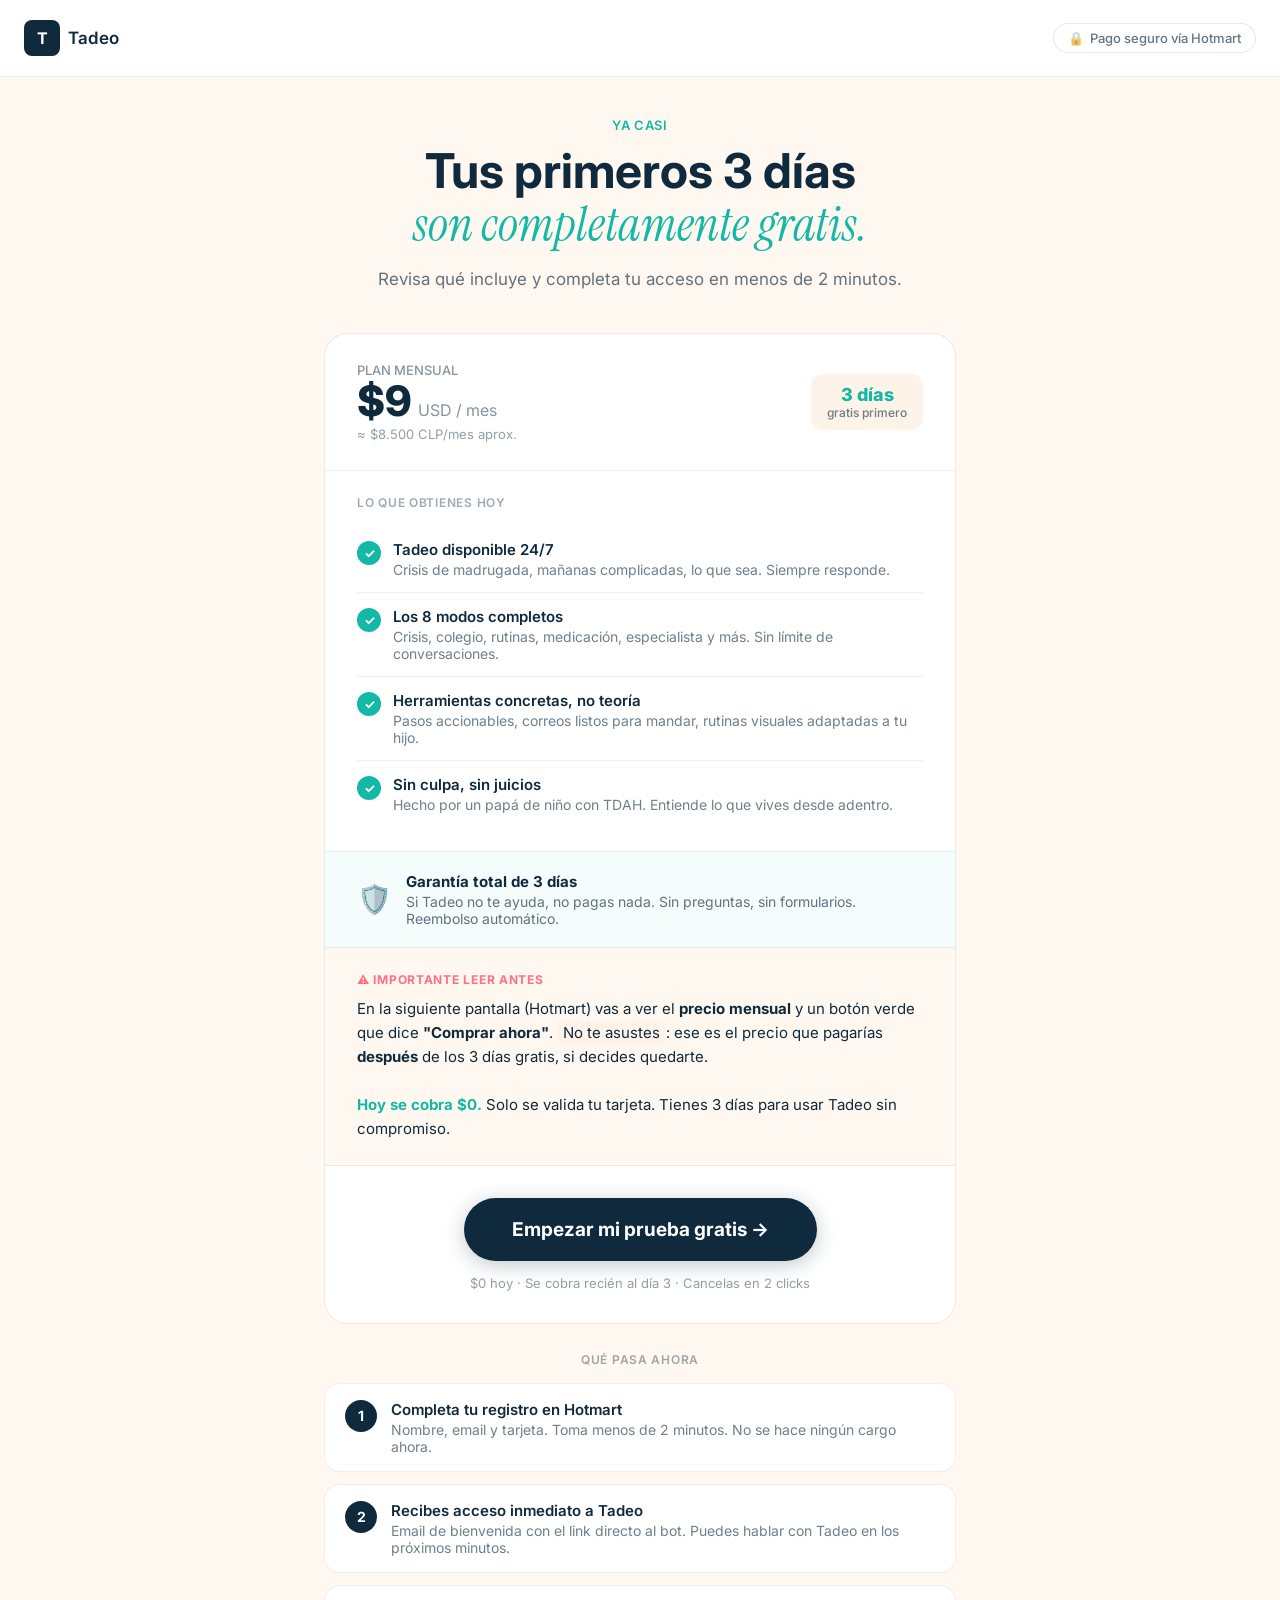
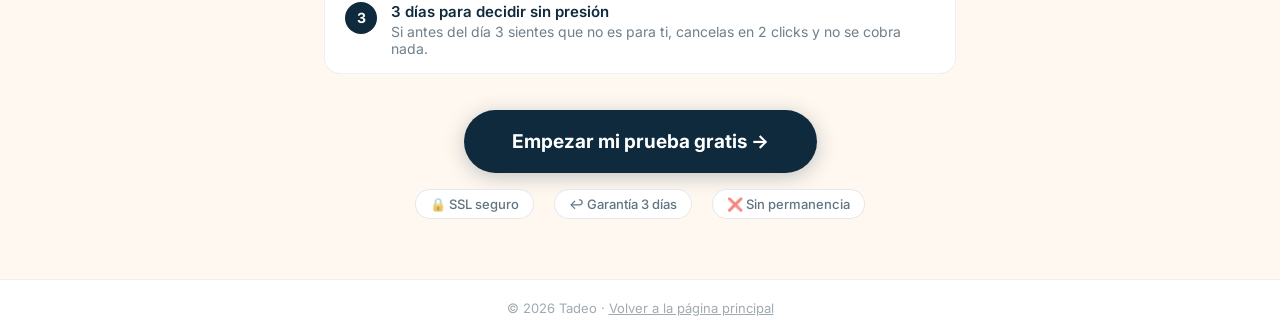
<file: checkout.html>
<!DOCTYPE html>
<html lang="es">
<head>
<link rel="icon" type="image/svg+xml" href="/favicon.svg">
<meta charset="UTF-8">
<meta name="viewport" content="width=device-width, initial-scale=1.0">
<title>Empezar gratis — Tadeo</title>

<!-- Meta Pixel: solo PageView. InitiateCheckout se dispara en el botón final, no aquí (ya se disparó en la landing) -->
<script>
!function(f,b,e,v,n,t,s){if(f.fbq)return;n=f.fbq=function(){n.callMethod?
n.callMethod.apply(n,arguments):n.queue.push(arguments)};if(!f._fbq)f._fbq=n;
n.push=n;n.loaded=!0;n.version='2.0';n.queue=[];t=b.createElement(e);t.async=!0;
t.src=v;s=b.getElementsByTagName(e)[0];s.parentNode.insertBefore(t,s)}(window,
document,'script','https://connect.facebook.net/en_US/fbevents.js');
fbq('init', '1270864691823274');
fbq('track', 'PageView');
</script>
<noscript><img height="1" width="1" style="display:none" src="https://www.facebook.com/tr?id=1270864691823274&ev=InitiateCheckout&noscript=1"/></noscript>

<link rel="preconnect" href="https://fonts.googleapis.com">
<link rel="preconnect" href="https://fonts.gstatic.com" crossorigin>
<link href="https://fonts.googleapis.com/css2?family=Inter:wght@400;500;600;700;800&family=Instrument+Serif&display=swap" rel="stylesheet">

<style>
  :root {
    --color-deep: #0F2A3D;
    --color-teal: #14B8A6;
    --color-coral: #FB7185;
    --color-cream: #FFF8F0;
    --color-warm: #FEF3E8;
  }
  * { box-sizing: border-box; }
  body {
    font-family: 'Inter', -apple-system, system-ui, sans-serif;
    color: var(--color-deep);
    background: var(--color-cream);
    margin: 0;
    min-height: 100vh;
    display: flex;
    flex-direction: column;
  }
  .serif { font-family: 'Instrument Serif', Georgia, serif; font-weight: 400; }

  .btn-pay {
    background: var(--color-deep);
    color: white;
    padding: 20px 48px;
    border-radius: 999px;
    font-weight: 700;
    font-size: 19px;
    display: inline-block;
    text-decoration: none;
    transition: transform 0.15s ease, background 0.15s ease;
    box-shadow: 0 4px 20px rgba(15,42,61,0.25);
    border: none;
    cursor: pointer;
  }
  .btn-pay:hover { background: #1A3A52; transform: translateY(-2px); box-shadow: 0 6px 24px rgba(15,42,61,0.3); }

  .check-item {
    display: flex;
    align-items: flex-start;
    gap: 12px;
    padding: 14px 0;
    border-bottom: 1px solid rgba(15,42,61,0.07);
  }
  .check-item:last-child { border-bottom: none; }
  .check-icon {
    width: 24px;
    height: 24px;
    border-radius: 50%;
    background: var(--color-teal);
    color: white;
    display: flex;
    align-items: center;
    justify-content: center;
    font-size: 13px;
    font-weight: 700;
    flex-shrink: 0;
    margin-top: 1px;
  }

  .step-badge {
    width: 32px;
    height: 32px;
    border-radius: 50%;
    background: var(--color-deep);
    color: white;
    display: flex;
    align-items: center;
    justify-content: center;
    font-size: 14px;
    font-weight: 700;
    flex-shrink: 0;
  }

  .guarantee-box {
    background: white;
    border: 2px solid rgba(20, 184, 166, 0.3);
    border-radius: 16px;
    padding: 20px 24px;
  }

  .trust-badge {
    display: inline-flex;
    align-items: center;
    gap: 6px;
    background: white;
    border: 1px solid rgba(15,42,61,0.1);
    border-radius: 999px;
    padding: 6px 14px;
    font-size: 13px;
    color: rgba(15,42,61,0.65);
    font-weight: 500;
  }

  /* Pulse animation en el botón */
  @keyframes pulse-ring {
    0% { box-shadow: 0 4px 20px rgba(15,42,61,0.25), 0 0 0 0 rgba(20,184,166,0.4); }
    70% { box-shadow: 0 4px 20px rgba(15,42,61,0.25), 0 0 0 12px rgba(20,184,166,0); }
    100% { box-shadow: 0 4px 20px rgba(15,42,61,0.25), 0 0 0 0 rgba(20,184,166,0); }
  }
  .btn-pay { animation: pulse-ring 2.5s infinite; }
  .btn-pay:hover { animation: none; }
</style>
</head>

<body>

<!-- NAV mínimo -->
<nav style="padding: 20px 24px; display: flex; align-items: center; justify-content: space-between; border-bottom: 1px solid rgba(15,42,61,0.07); background: white;">
  <a href="/" style="display: flex; align-items: center; gap: 8px; text-decoration: none; color: var(--color-deep);">
    <div style="width: 36px; height: 36px; border-radius: 8px; background: var(--color-deep); color: white; display: flex; align-items: center; justify-content: center; font-weight: 700; font-size: 16px;">T</div>
    <span style="font-weight: 600; font-size: 17px;">Tadeo</span>
  </a>
  <div class="trust-badge">
    <span>🔒</span> Pago seguro vía Hotmart
  </div>
</nav>

<!-- MAIN -->
<main style="flex: 1; max-width: 680px; margin: 0 auto; padding: 40px 24px 60px; width: 100%;">

  <!-- Header -->
  <div style="text-align: center; margin-bottom: 40px;">
    <div style="font-size: 13px; font-weight: 600; color: var(--color-teal); letter-spacing: 0.05em; text-transform: uppercase; margin-bottom: 12px;">Ya casi</div>
    <h1 style="font-size: clamp(32px, 6vw, 48px); line-height: 1.1; margin: 0 0 14px;">
      Tus primeros 3 días<br>
      <span class="serif" style="color: var(--color-teal); font-style: italic;">son completamente gratis.</span>
    </h1>
    <p style="font-size: 17px; color: rgba(15,42,61,0.65); margin: 0; line-height: 1.6;">
      Revisa qué incluye y completa tu acceso en menos de 2 minutos.
    </p>
  </div>

  <!-- Bloque central: resumen + CTA -->
  <div style="background: white; border-radius: 24px; border: 1px solid rgba(15,42,61,0.09); overflow: hidden; margin-bottom: 28px;">

    <!-- Precio -->
    <div style="padding: 28px 32px; border-bottom: 1px solid rgba(15,42,61,0.07);">
      <div style="display: flex; align-items: center; justify-content: space-between; flex-wrap: wrap; gap: 8px;">
        <div>
          <div style="font-size: 13px; color: rgba(15,42,61,0.5); font-weight: 500; margin-bottom: 2px;">PLAN MENSUAL</div>
          <div style="display: flex; align-items: baseline; gap: 6px;">
            <span style="font-size: 42px; font-weight: 800; line-height: 1;">$9</span>
            <span style="font-size: 16px; color: rgba(15,42,61,0.5);">USD / mes</span>
          </div>
          <div style="font-size: 13px; color: rgba(15,42,61,0.45); margin-top: 4px;">≈ $8.500 CLP/mes aprox.</div>
        </div>
        <div style="background: var(--color-warm); border-radius: 12px; padding: 10px 16px; text-align: center;">
          <div style="font-size: 18px; font-weight: 800; color: var(--color-teal);">3 días</div>
          <div style="font-size: 12px; color: rgba(15,42,61,0.6); font-weight: 500;">gratis primero</div>
        </div>
      </div>
    </div>

    <!-- Checklist de lo que incluye -->
    <div style="padding: 24px 32px; border-bottom: 1px solid rgba(15,42,61,0.07);">
      <div style="font-size: 12px; font-weight: 600; color: rgba(15,42,61,0.4); letter-spacing: 0.06em; text-transform: uppercase; margin-bottom: 16px;">Lo que obtienes hoy</div>

      <div class="check-item">
        <div class="check-icon">✓</div>
        <div>
          <div style="font-weight: 600; font-size: 15px;">Tadeo disponible 24/7</div>
          <div style="font-size: 14px; color: rgba(15,42,61,0.6); margin-top: 2px;">Crisis de madrugada, mañanas complicadas, lo que sea. Siempre responde.</div>
        </div>
      </div>

      <div class="check-item">
        <div class="check-icon">✓</div>
        <div>
          <div style="font-weight: 600; font-size: 15px;">Los 8 modos completos</div>
          <div style="font-size: 14px; color: rgba(15,42,61,0.6); margin-top: 2px;">Crisis, colegio, rutinas, medicación, especialista y más. Sin límite de conversaciones.</div>
        </div>
      </div>

      <div class="check-item">
        <div class="check-icon">✓</div>
        <div>
          <div style="font-weight: 600; font-size: 15px;">Herramientas concretas, no teoría</div>
          <div style="font-size: 14px; color: rgba(15,42,61,0.6); margin-top: 2px;">Pasos accionables, correos listos para mandar, rutinas visuales adaptadas a tu hijo.</div>
        </div>
      </div>

      <div class="check-item">
        <div class="check-icon">✓</div>
        <div>
          <div style="font-weight: 600; font-size: 15px;">Sin culpa, sin juicios</div>
          <div style="font-size: 14px; color: rgba(15,42,61,0.6); margin-top: 2px;">Hecho por un papá de niño con TDAH. Entiende lo que vives desde adentro.</div>
        </div>
      </div>
    </div>

    <!-- Garantía -->
    <div style="padding: 20px 32px; border-bottom: 1px solid rgba(15,42,61,0.07); background: rgba(20,184,166,0.04);">
      <div style="display: flex; align-items: center; gap: 14px;">
        <div style="font-size: 28px;">🛡️</div>
        <div>
          <div style="font-weight: 700; font-size: 15px; color: var(--color-deep);">Garantía total de 3 días</div>
          <div style="font-size: 14px; color: rgba(15,42,61,0.65); margin-top: 2px;">Si Tadeo no te ayuda, no pagas nada. Sin preguntas, sin formularios. Reembolso automático.</div>
        </div>
      </div>
    </div>

    <!-- BLOQUE ANTI-OBJECIÓN: anticipa el shock visual del checkout de Hotmart -->
    <div style="padding: 24px 32px; background: #FFF8F0; border-bottom: 1px solid rgba(15,42,61,0.07);">
      <div style="font-size: 12px; font-weight: 700; color: var(--color-coral); letter-spacing: 0.06em; text-transform: uppercase; margin-bottom: 10px;">⚠️ Importante leer antes</div>
      <div style="font-size: 15px; line-height: 1.6; color: var(--color-deep);">
        En la siguiente pantalla (Hotmart) vas a ver el <strong>precio mensual</strong> y un botón verde que dice <strong>"Comprar ahora"</strong>. <span style="background: #FEF3E8; padding: 2px 6px; border-radius: 4px;">No te asustes</span>: ese es el precio que pagarías <strong>después</strong> de los 3 días gratis, si decides quedarte.
        <br><br>
        <strong style="color: var(--color-teal);">Hoy se cobra $0.</strong> Solo se valida tu tarjeta. Tienes 3 días para usar Tadeo sin compromiso.
      </div>
    </div>

    <!-- CTA -->
    <div style="padding: 32px; text-align: center;">
      <a href="https://pay.hotmart.com/A105604971G" class="btn-pay" onclick="fbq('track', 'InitiateCheckout');">
        Empezar mi prueba gratis →
      </a>
      <div style="margin-top: 14px; font-size: 13px; color: rgba(15,42,61,0.45);">
        $0 hoy · Se cobra recién al día 3 · Cancelas en 2 clicks
      </div>
    </div>
  </div>

  <!-- Cómo funciona el proceso -->
  <div style="margin-bottom: 28px;">
    <div style="font-size: 12px; font-weight: 600; color: rgba(15,42,61,0.4); letter-spacing: 0.06em; text-transform: uppercase; margin-bottom: 16px; text-align: center;">Qué pasa ahora</div>
    <div style="display: flex; flex-direction: column; gap: 12px;">

      <div style="display: flex; align-items: flex-start; gap: 14px; background: white; border-radius: 16px; padding: 16px 20px; border: 1px solid rgba(15,42,61,0.07);">
        <div class="step-badge">1</div>
        <div>
          <div style="font-weight: 600; font-size: 15px;">Completa tu registro en Hotmart</div>
          <div style="font-size: 14px; color: rgba(15,42,61,0.6); margin-top: 2px;">Nombre, email y tarjeta. Toma menos de 2 minutos. No se hace ningún cargo ahora.</div>
        </div>
      </div>

      <div style="display: flex; align-items: flex-start; gap: 14px; background: white; border-radius: 16px; padding: 16px 20px; border: 1px solid rgba(15,42,61,0.07);">
        <div class="step-badge">2</div>
        <div>
          <div style="font-weight: 600; font-size: 15px;">Recibes acceso inmediato a Tadeo</div>
          <div style="font-size: 14px; color: rgba(15,42,61,0.6); margin-top: 2px;">Email de bienvenida con el link directo al bot. Puedes hablar con Tadeo en los próximos minutos.</div>
        </div>
      </div>

      <div style="display: flex; align-items: flex-start; gap: 14px; background: white; border-radius: 16px; padding: 16px 20px; border: 1px solid rgba(15,42,61,0.07);">
        <div class="step-badge">3</div>
        <div>
          <div style="font-weight: 600; font-size: 15px;">3 días para decidir sin presión</div>
          <div style="font-size: 14px; color: rgba(15,42,61,0.6); margin-top: 2px;">Si antes del día 3 sientes que no es para ti, cancelas en 2 clicks y no se cobra nada.</div>
        </div>
      </div>

    </div>
  </div>

  <!-- Testimonio Bianca (placeholder activable) -->
  <!--
  <div style="background: white; border-radius: 20px; border: 1px solid rgba(15,42,61,0.08); padding: 24px 28px; margin-bottom: 28px;">
    <div style="font-size: 16px; line-height: 1.6; color: rgba(15,42,61,0.8); margin-bottom: 16px;">
      "Lo usé por primera vez en una crisis a las 11 de la noche. En 30 segundos tenía 3 pasos concretos. No lo podía creer."
    </div>
    <div style="display: flex; align-items: center; gap: 10px;">
      <div style="width: 36px; height: 36px; border-radius: 50%; background: var(--color-warm); display: flex; align-items: center; justify-content: center; font-weight: 700; font-size: 14px;">B</div>
      <div>
        <div style="font-weight: 600; font-size: 14px;">Bianca</div>
        <div style="font-size: 13px; color: rgba(15,42,61,0.5);">Mamá de niño con TDAH, usuaria desde mayo 2026</div>
      </div>
    </div>
  </div>
  -->

  <!-- CTA secundario final -->
  <div style="text-align: center; padding-top: 8px;">
    <a href="https://pay.hotmart.com/A105604971G" class="btn-pay" onclick="fbq('track', 'InitiateCheckout');">
      Empezar mi prueba gratis →
    </a>
    <div style="margin-top: 16px; display: flex; justify-content: center; gap: 20px; flex-wrap: wrap;">
      <span class="trust-badge">🔒 SSL seguro</span>
      <span class="trust-badge">↩️ Garantía 3 días</span>
      <span class="trust-badge">❌ Sin permanencia</span>
    </div>
  </div>

</main>

<!-- FOOTER -->
<footer style="text-align: center; padding: 20px 24px; font-size: 13px; color: rgba(15,42,61,0.4); border-top: 1px solid rgba(15,42,61,0.07); background: white;">
  © 2026 Tadeo · <a href="/" style="color: rgba(15,42,61,0.4); text-decoration: underline;">Volver a la página principal</a>
</footer>

</body>
</html>
</file>
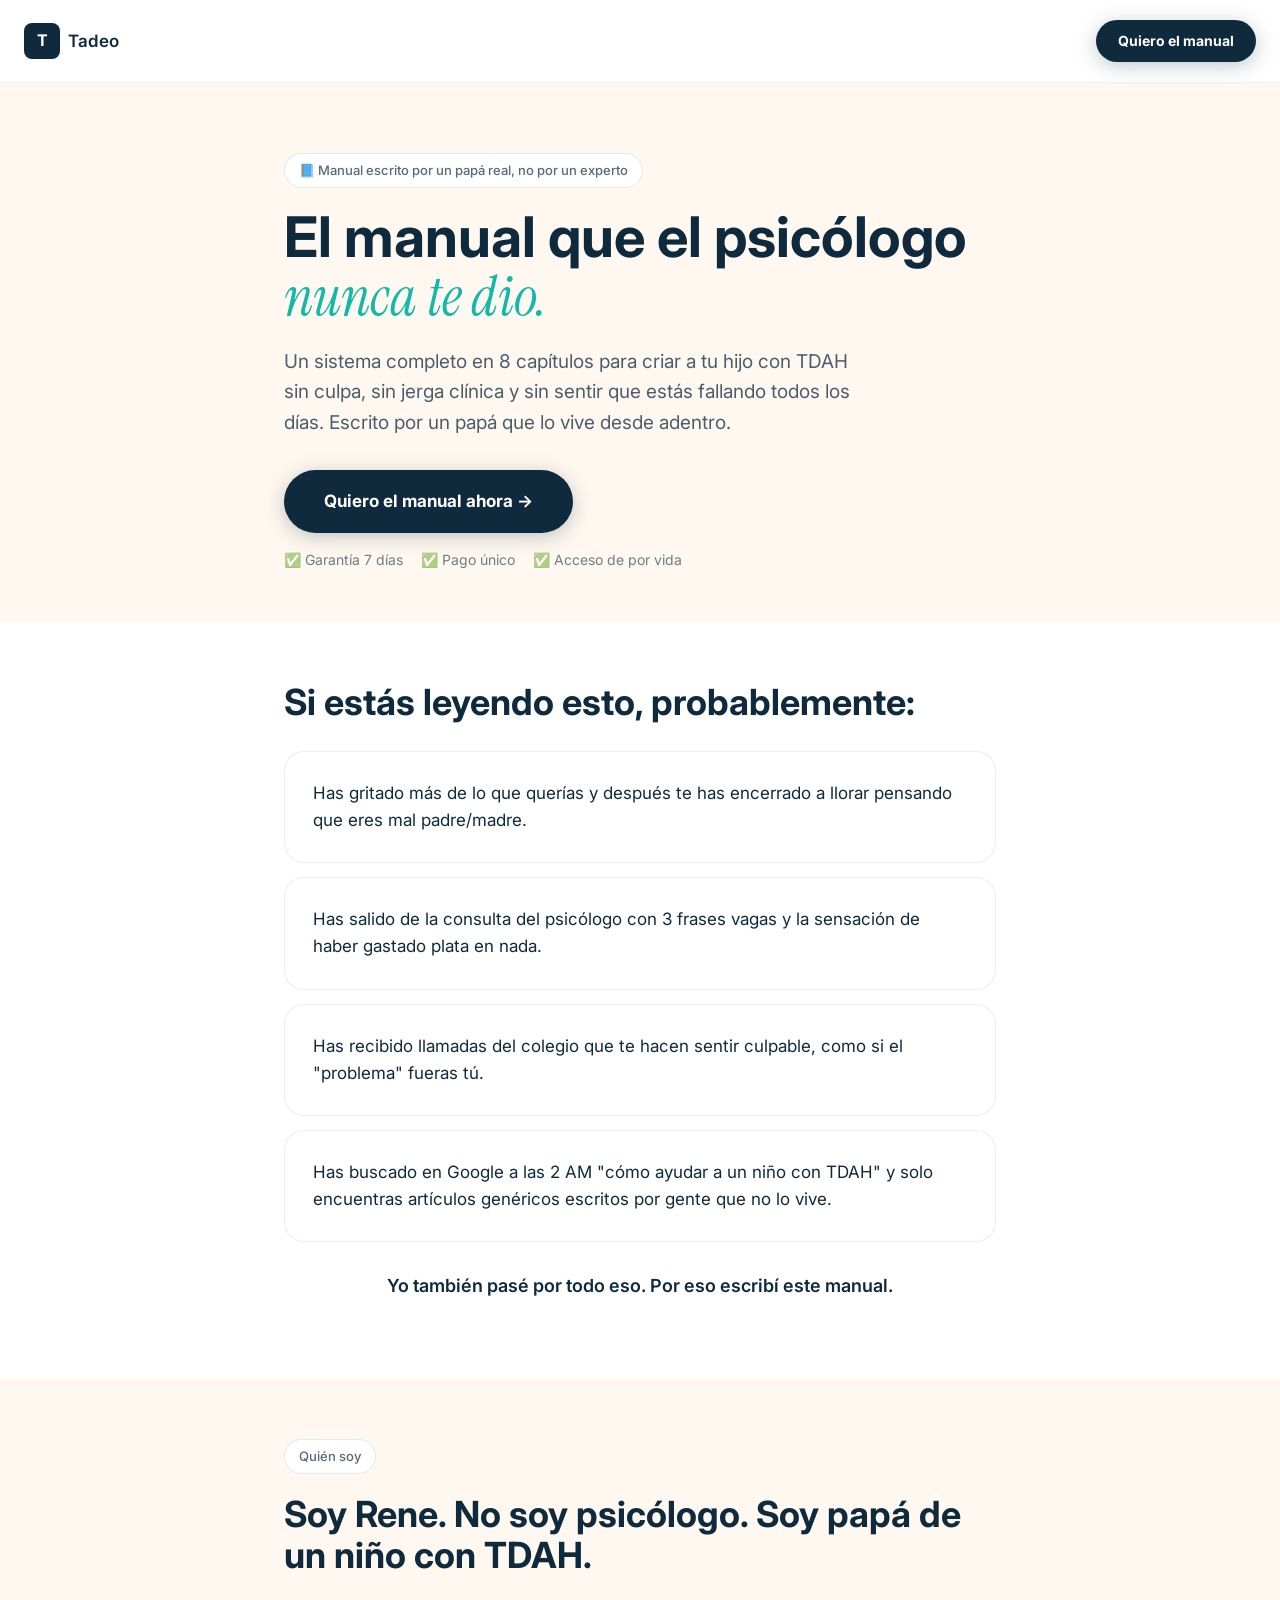
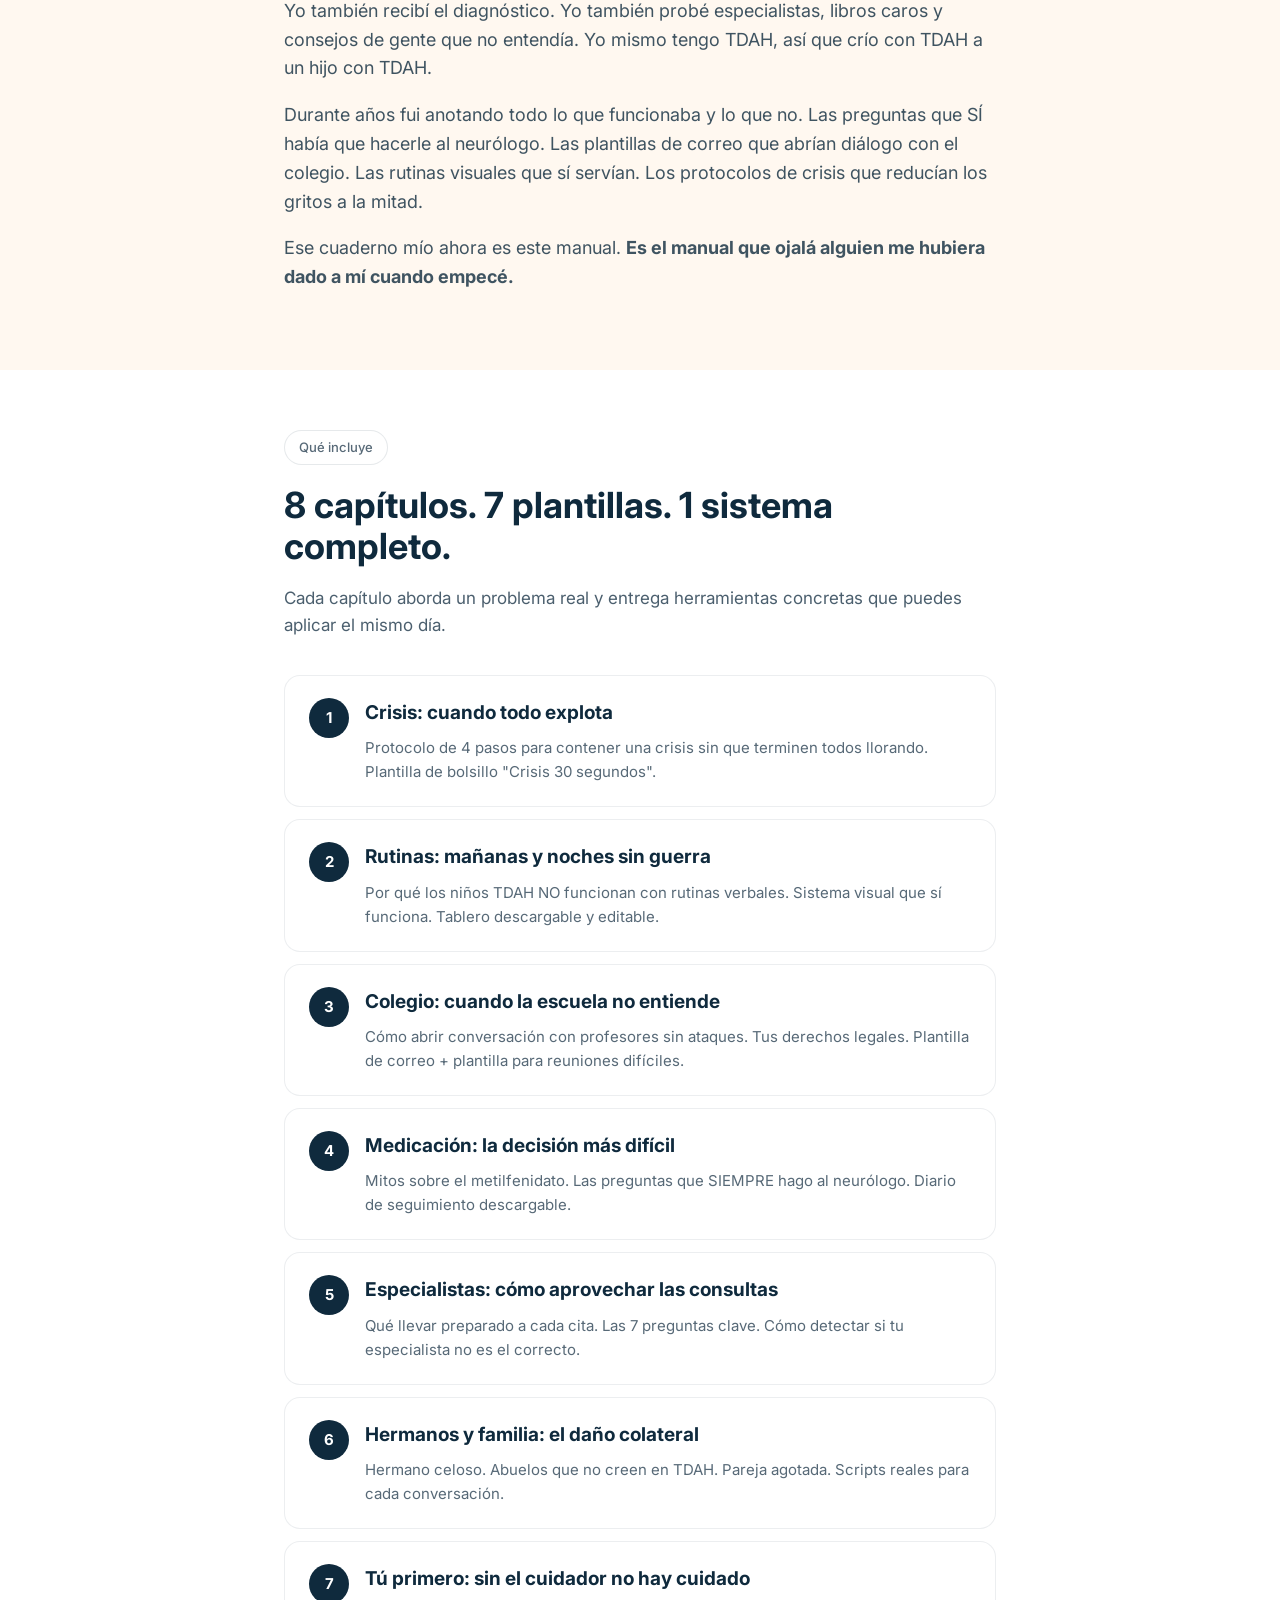
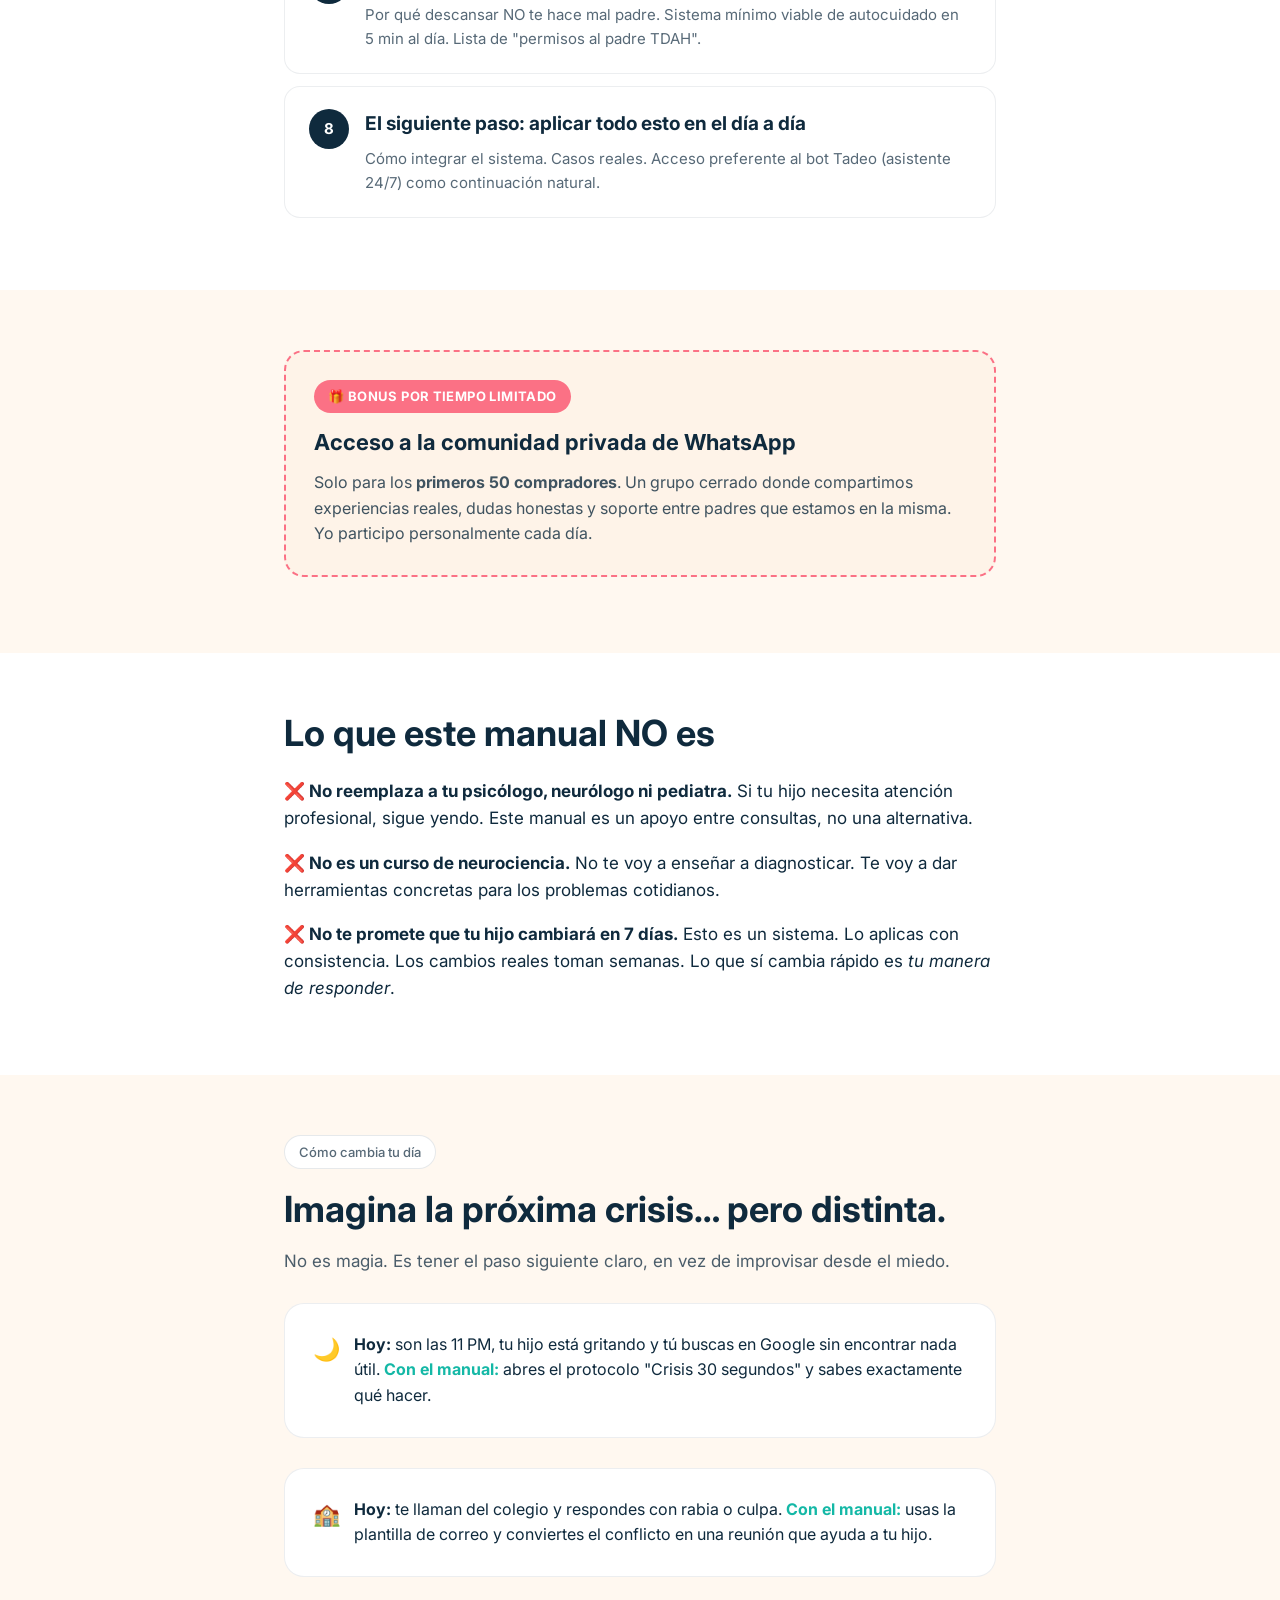
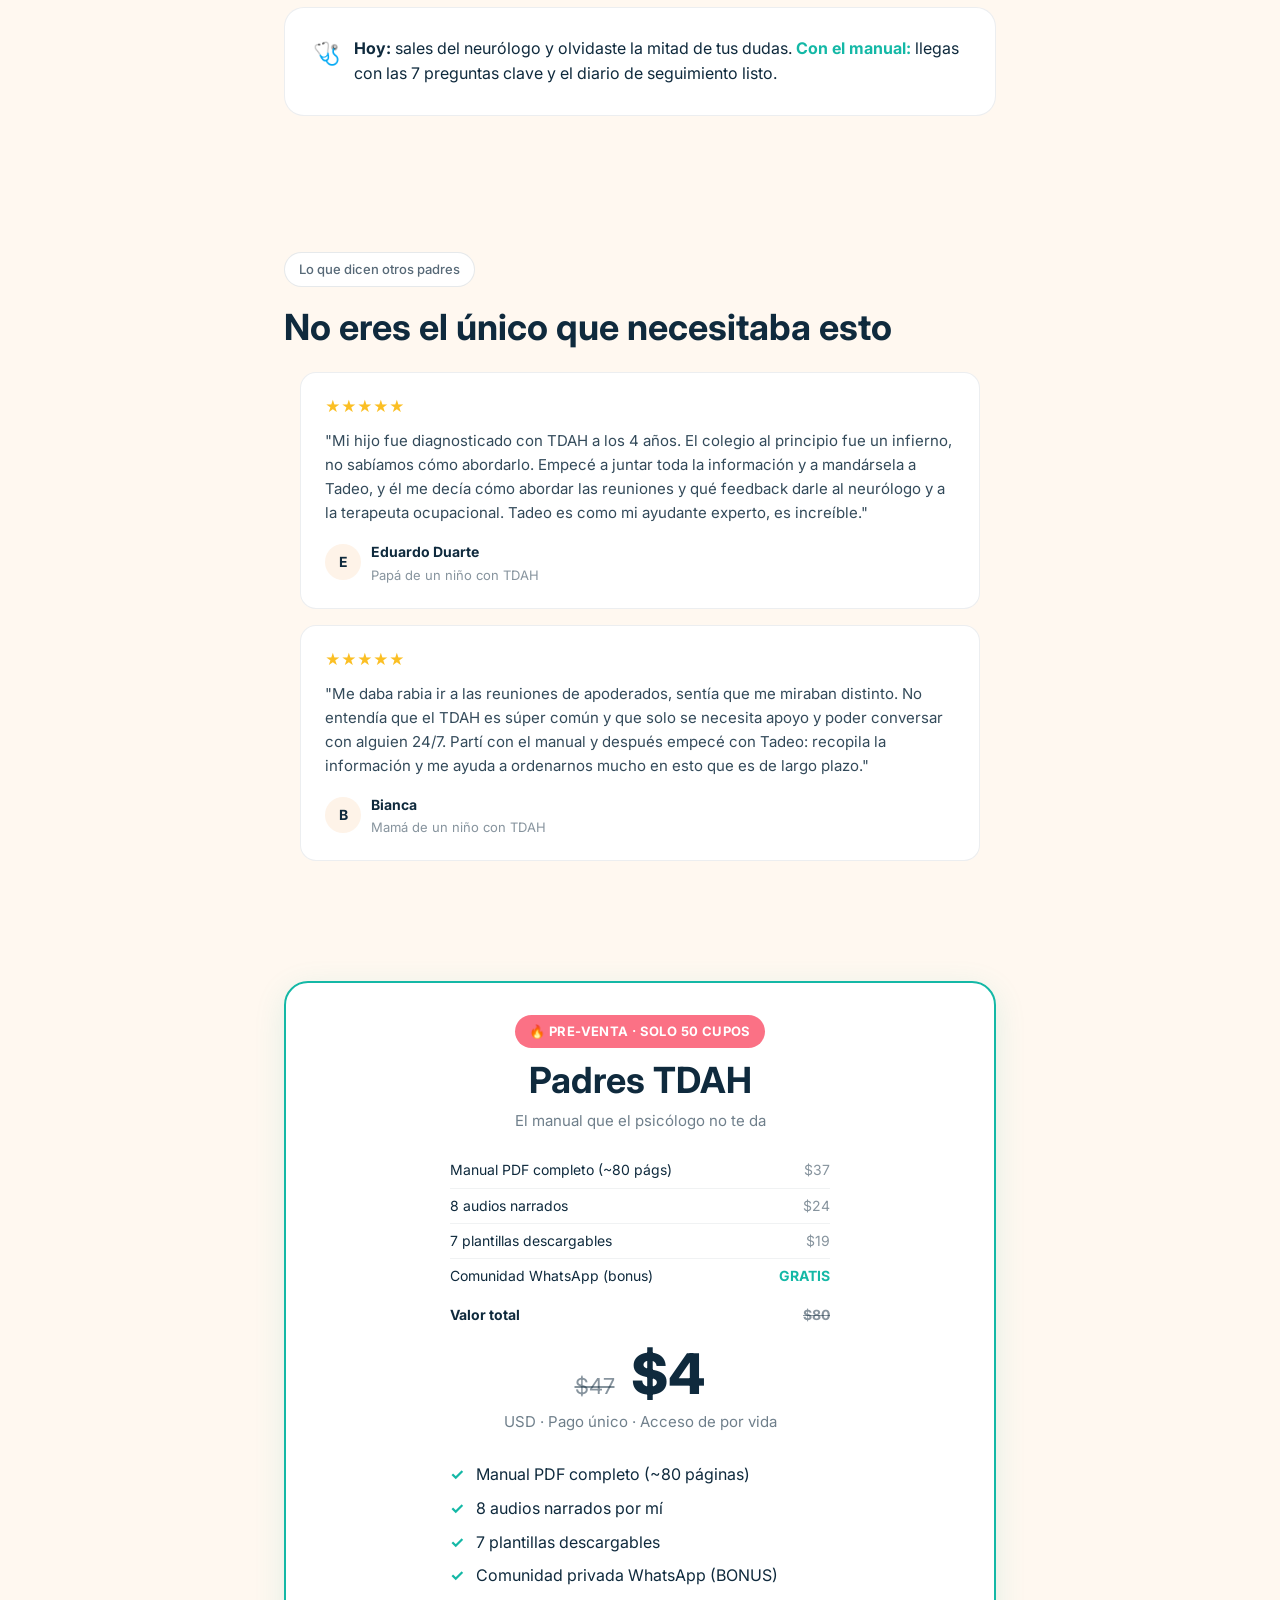
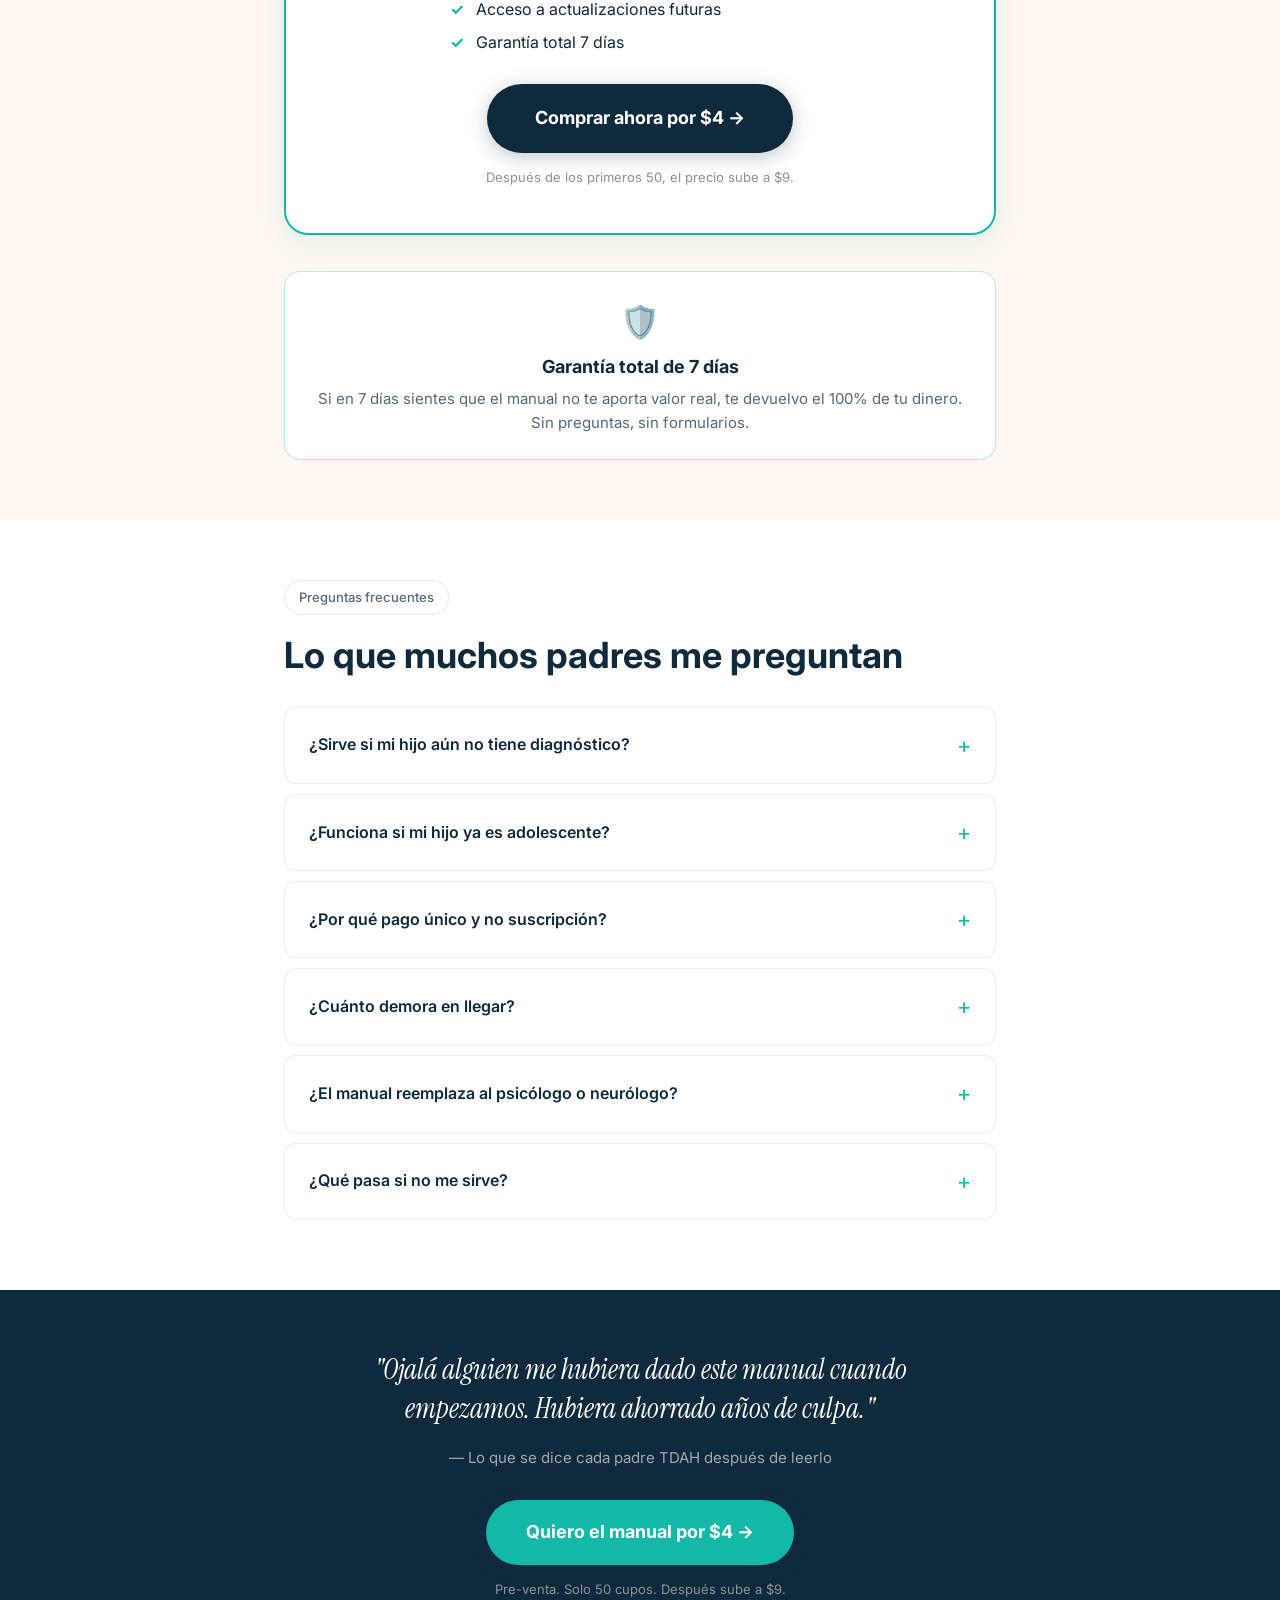
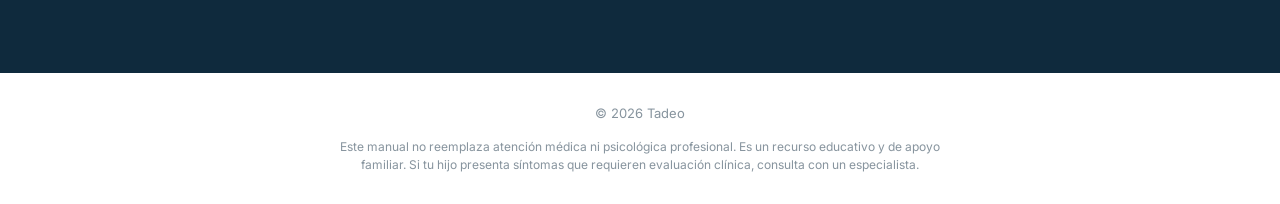
<file: manual.html>
<!DOCTYPE html>
<html lang="es">
<head>
<link rel="icon" type="image/svg+xml" href="/favicon.svg">
<meta charset="UTF-8">
<meta name="viewport" content="width=device-width, initial-scale=1.0">
<title>Padres TDAH: El manual que el psicólogo no te da | Sistema TADEO</title>
<meta name="description" content="Manual escrito por un papá de niño con TDAH. 8 herramientas reales para crisis, rutinas, colegio, medicación y más. Sin jerga clínica. Sin culpa.">

<!-- Meta Pixel -->
<script>
!function(f,b,e,v,n,t,s){if(f.fbq)return;n=f.fbq=function(){n.callMethod?
n.callMethod.apply(n,arguments):n.queue.push(arguments)};if(!f._fbq)f._fbq=n;
n.push=n;n.loaded=!0;n.version='2.0';n.queue=[];t=b.createElement(e);t.async=!0;
t.src=v;s=b.getElementsByTagName(e)[0];s.parentNode.insertBefore(t,s)}(window,
document,'script','https://connect.facebook.net/en_US/fbevents.js');
fbq('init', '1270864691823274');
fbq('track', 'PageView');
</script>

<link rel="preconnect" href="https://fonts.googleapis.com">
<link rel="preconnect" href="https://fonts.gstatic.com" crossorigin>
<link href="https://fonts.googleapis.com/css2?family=Inter:wght@400;500;600;700;800&family=Instrument+Serif&display=swap" rel="stylesheet">

<style>
  :root {
    --color-deep: #0F2A3D;
    --color-teal: #14B8A6;
    --color-coral: #FB7185;
    --color-cream: #FFF8F0;
    --color-warm: #FEF3E8;
  }
  * { box-sizing: border-box; }
  body {
    font-family: 'Inter', -apple-system, system-ui, sans-serif;
    color: var(--color-deep);
    background: var(--color-cream);
    margin: 0;
    line-height: 1.6;
  }
  .serif { font-family: 'Instrument Serif', Georgia, serif; font-weight: 400; }

  .btn-primary {
    background: var(--color-deep);
    color: white;
    padding: 18px 40px;
    border-radius: 999px;
    font-weight: 700;
    font-size: 17px;
    display: inline-block;
    text-decoration: none;
    transition: transform 0.15s, background 0.15s;
    box-shadow: 0 4px 20px rgba(15,42,61,0.25);
    border: none;
    cursor: pointer;
  }
  .btn-primary:hover { background: #1A3A52; transform: translateY(-2px); }

  .container { max-width: 760px; margin: 0 auto; padding: 0 24px; }

  h1 { font-size: clamp(36px, 6vw, 56px); line-height: 1.05; margin: 0 0 20px; font-weight: 700; }
  h2 { font-size: clamp(26px, 4vw, 36px); line-height: 1.15; margin: 0 0 16px; font-weight: 700; }
  h3 { font-size: 19px; font-weight: 700; margin: 0 0 8px; }

  .pill {
    display: inline-block;
    background: white;
    border: 1px solid rgba(15,42,61,0.1);
    border-radius: 999px;
    padding: 6px 14px;
    font-size: 13px;
    color: rgba(15,42,61,0.7);
    font-weight: 500;
    margin-bottom: 20px;
  }

  .card {
    background: white;
    border-radius: 20px;
    padding: 28px;
    border: 1px solid rgba(15,42,61,0.08);
    margin-bottom: 16px;
  }

  .chapter {
    background: white;
    border-radius: 16px;
    padding: 22px 24px;
    border: 1px solid rgba(15,42,61,0.08);
    margin-bottom: 12px;
    display: flex;
    gap: 16px;
    align-items: flex-start;
  }
  .chapter-num {
    background: var(--color-deep);
    color: white;
    width: 40px;
    height: 40px;
    border-radius: 50%;
    display: flex;
    align-items: center;
    justify-content: center;
    font-weight: 700;
    flex-shrink: 0;
    font-size: 15px;
  }

  .check { color: var(--color-teal); font-weight: 700; margin-right: 8px; }

  .price-card {
    background: white;
    border-radius: 24px;
    padding: 32px;
    border: 2px solid var(--color-teal);
    box-shadow: 0 8px 32px rgba(20,184,166,0.12);
    text-align: center;
  }

  .scarcity-badge {
    display: inline-block;
    background: var(--color-coral);
    color: white;
    padding: 6px 14px;
    border-radius: 999px;
    font-size: 13px;
    font-weight: 700;
    margin-bottom: 12px;
    letter-spacing: 0.03em;
  }

  .price-old { font-size: 22px; color: rgba(15,42,61,0.5); text-decoration: line-through; margin-right: 12px; }
  .price-new { font-size: 56px; font-weight: 800; color: var(--color-deep); line-height: 1; }

  .faq-item {
    background: white;
    border-radius: 12px;
    padding: 20px 24px;
    border: 1px solid rgba(15,42,61,0.08);
    margin-bottom: 10px;
  }
  .faq-item summary {
    cursor: pointer;
    font-weight: 600;
    font-size: 16px;
    list-style: none;
    display: flex;
    justify-content: space-between;
    align-items: center;
  }
  .faq-item summary::-webkit-details-marker { display: none; }
  .faq-item summary::after { content: "+"; font-size: 22px; color: var(--color-teal); font-weight: 400; }
  .faq-item[open] summary::after { content: "−"; }
  .faq-item p { margin: 14px 0 0; color: rgba(15,42,61,0.75); font-size: 15px; }

  section { padding: 60px 0; }
  section.compact { padding: 40px 0; }

  .quote {
    font-family: 'Instrument Serif', Georgia, serif;
    font-size: 26px;
    line-height: 1.4;
    color: var(--color-deep);
    font-style: italic;
    text-align: center;
    max-width: 600px;
    margin: 0 auto;
  }

  /* Testimonios */
  .testi-grid { display: grid; grid-template-columns: 1fr; gap: 16px; }
  @media (min-width: 720px) { .testi-grid { grid-template-columns: 1fr 1fr 1fr; } }
  .testi { background: white; border-radius: 16px; padding: 22px 24px; border: 1px solid rgba(15,42,61,0.08); }
  .testi-stars { color: #FBBF24; font-size: 15px; margin-bottom: 10px; }
  .testi-text { font-size: 15px; color: rgba(15,42,61,0.85); line-height: 1.6; margin: 0 0 14px; }
  .testi-author { display: flex; align-items: center; gap: 10px; }
  .testi-avatar { width: 36px; height: 36px; border-radius: 50%; background: var(--color-warm); display: flex; align-items: center; justify-content: center; font-weight: 700; font-size: 14px; }

  /* Sticky mobile CTA */
  .sticky-mobile-cta {
    position: fixed; bottom: 0; left: 0; right: 0;
    background: white; padding: 12px 16px;
    border-top: 1px solid rgba(15,42,61,0.1);
    box-shadow: 0 -4px 12px rgba(0,0,0,0.06);
    z-index: 50; display: none; text-align: center;
  }
  @media (max-width: 768px) {
    .sticky-mobile-cta { display: block; }
    body { padding-bottom: 84px; }
  }
</style>
</head>

<body>

<!-- NAV -->
<nav style="padding: 20px 24px; display: flex; align-items: center; justify-content: space-between; border-bottom: 1px solid rgba(15,42,61,0.07); background: white;">
  <a href="/" style="display: flex; align-items: center; gap: 8px; text-decoration: none; color: var(--color-deep);">
    <div style="width: 36px; height: 36px; border-radius: 8px; background: var(--color-deep); color: white; display: flex; align-items: center; justify-content: center; font-weight: 700; font-size: 16px;">T</div>
    <span style="font-weight: 600; font-size: 17px;">Tadeo</span>
  </a>
  <a href="https://pay.hotmart.com/M105659589P?checkoutMode=10" class="btn-primary" style="padding: 10px 22px; font-size: 14px;" onclick="fbq('track', 'InitiateCheckout');">Quiero el manual</a>
</nav>

<!-- HERO -->
<section style="padding: 70px 0 50px;">
  <div class="container">
    <div class="pill">📘 Manual escrito por un papá real, no por un experto</div>
    <h1>
      El manual que el psicólogo
      <span class="serif" style="color: var(--color-teal); font-style: italic;">nunca te dio.</span>
    </h1>
    <p style="font-size: 19px; color: rgba(15,42,61,0.75); margin: 0 0 32px; max-width: 580px;">
      Un sistema completo en 8 capítulos para criar a tu hijo con TDAH sin culpa, sin jerga clínica y sin sentir que estás fallando todos los días. Escrito por un papá que lo vive desde adentro.
    </p>
    <a href="https://pay.hotmart.com/M105659589P?checkoutMode=10" class="btn-primary" onclick="fbq('track', 'InitiateCheckout');">Quiero el manual ahora →</a>
    <div style="margin-top: 16px; display: flex; gap: 18px; flex-wrap: wrap; font-size: 14px; color: rgba(15,42,61,0.6);">
      <span>✅ Garantía 7 días</span>
      <span>✅ Pago único</span>
      <span>✅ Acceso de por vida</span>
    </div>
  </div>
</section>

<!-- DOLOR / EMPATÍA -->
<section style="background: white;">
  <div class="container">
    <h2>Si estás leyendo esto, probablemente:</h2>
    <div style="margin-top: 28px;">
      <div class="card" style="margin-bottom: 14px;">
        <p style="margin: 0; font-size: 17px;">Has gritado más de lo que querías y después te has encerrado a llorar pensando que eres mal padre/madre.</p>
      </div>
      <div class="card" style="margin-bottom: 14px;">
        <p style="margin: 0; font-size: 17px;">Has salido de la consulta del psicólogo con 3 frases vagas y la sensación de haber gastado plata en nada.</p>
      </div>
      <div class="card" style="margin-bottom: 14px;">
        <p style="margin: 0; font-size: 17px;">Has recibido llamadas del colegio que te hacen sentir culpable, como si el "problema" fueras tú.</p>
      </div>
      <div class="card" style="margin-bottom: 14px;">
        <p style="margin: 0; font-size: 17px;">Has buscado en Google a las 2 AM "cómo ayudar a un niño con TDAH" y solo encuentras artículos genéricos escritos por gente que no lo vive.</p>
      </div>
    </div>
    <p style="text-align: center; font-size: 18px; margin-top: 30px; color: var(--color-deep); font-weight: 600;">
      Yo también pasé por todo eso. Por eso escribí este manual.
    </p>
  </div>
</section>

<!-- AUTOR / TU HISTORIA -->
<section>
  <div class="container">
    <div class="pill">Quién soy</div>
    <h2>Soy Rene. No soy psicólogo. Soy papá de un niño con TDAH.</h2>
    <p style="font-size: 18px; color: rgba(15,42,61,0.8); margin-top: 20px;">
      Yo también recibí el diagnóstico. Yo también probé especialistas, libros caros y consejos de gente que no entendía. Yo mismo tengo TDAH, así que crío con TDAH a un hijo con TDAH.
    </p>
    <p style="font-size: 18px; color: rgba(15,42,61,0.8);">
      Durante años fui anotando todo lo que funcionaba y lo que no. Las preguntas que SÍ había que hacerle al neurólogo. Las plantillas de correo que abrían diálogo con el colegio. Las rutinas visuales que sí servían. Los protocolos de crisis que reducían los gritos a la mitad.
    </p>
    <p style="font-size: 18px; color: rgba(15,42,61,0.8);">
      Ese cuaderno mío ahora es este manual. <strong>Es el manual que ojalá alguien me hubiera dado a mí cuando empecé.</strong>
    </p>
  </div>
</section>

<!-- LO QUE OBTIENES -->
<section style="background: white;">
  <div class="container">
    <div class="pill">Qué incluye</div>
    <h2>8 capítulos. 7 plantillas. 1 sistema completo.</h2>
    <p style="font-size: 17px; color: rgba(15,42,61,0.75); margin-bottom: 36px;">
      Cada capítulo aborda un problema real y entrega herramientas concretas que puedes aplicar el mismo día.
    </p>

    <div class="chapter">
      <div class="chapter-num">1</div>
      <div>
        <h3>Crisis: cuando todo explota</h3>
        <p style="margin: 0; color: rgba(15,42,61,0.7); font-size: 15px;">Protocolo de 4 pasos para contener una crisis sin que terminen todos llorando. Plantilla de bolsillo "Crisis 30 segundos".</p>
      </div>
    </div>

    <div class="chapter">
      <div class="chapter-num">2</div>
      <div>
        <h3>Rutinas: mañanas y noches sin guerra</h3>
        <p style="margin: 0; color: rgba(15,42,61,0.7); font-size: 15px;">Por qué los niños TDAH NO funcionan con rutinas verbales. Sistema visual que sí funciona. Tablero descargable y editable.</p>
      </div>
    </div>

    <div class="chapter">
      <div class="chapter-num">3</div>
      <div>
        <h3>Colegio: cuando la escuela no entiende</h3>
        <p style="margin: 0; color: rgba(15,42,61,0.7); font-size: 15px;">Cómo abrir conversación con profesores sin ataques. Tus derechos legales. Plantilla de correo + plantilla para reuniones difíciles.</p>
      </div>
    </div>

    <div class="chapter">
      <div class="chapter-num">4</div>
      <div>
        <h3>Medicación: la decisión más difícil</h3>
        <p style="margin: 0; color: rgba(15,42,61,0.7); font-size: 15px;">Mitos sobre el metilfenidato. Las preguntas que SIEMPRE hago al neurólogo. Diario de seguimiento descargable.</p>
      </div>
    </div>

    <div class="chapter">
      <div class="chapter-num">5</div>
      <div>
        <h3>Especialistas: cómo aprovechar las consultas</h3>
        <p style="margin: 0; color: rgba(15,42,61,0.7); font-size: 15px;">Qué llevar preparado a cada cita. Las 7 preguntas clave. Cómo detectar si tu especialista no es el correcto.</p>
      </div>
    </div>

    <div class="chapter">
      <div class="chapter-num">6</div>
      <div>
        <h3>Hermanos y familia: el daño colateral</h3>
        <p style="margin: 0; color: rgba(15,42,61,0.7); font-size: 15px;">Hermano celoso. Abuelos que no creen en TDAH. Pareja agotada. Scripts reales para cada conversación.</p>
      </div>
    </div>

    <div class="chapter">
      <div class="chapter-num">7</div>
      <div>
        <h3>Tú primero: sin el cuidador no hay cuidado</h3>
        <p style="margin: 0; color: rgba(15,42,61,0.7); font-size: 15px;">Por qué descansar NO te hace mal padre. Sistema mínimo viable de autocuidado en 5 min al día. Lista de "permisos al padre TDAH".</p>
      </div>
    </div>

    <div class="chapter">
      <div class="chapter-num">8</div>
      <div>
        <h3>El siguiente paso: aplicar todo esto en el día a día</h3>
        <p style="margin: 0; color: rgba(15,42,61,0.7); font-size: 15px;">Cómo integrar el sistema. Casos reales. Acceso preferente al bot Tadeo (asistente 24/7) como continuación natural.</p>
      </div>
    </div>
  </div>
</section>

<!-- BONUS / COMUNIDAD -->
<section>
  <div class="container">
    <div class="card" style="background: var(--color-warm); border: 2px dashed var(--color-coral);">
      <div class="scarcity-badge">🎁 BONUS POR TIEMPO LIMITADO</div>
      <h3 style="font-size: 22px; margin-bottom: 10px;">Acceso a la comunidad privada de WhatsApp</h3>
      <p style="margin: 0; color: rgba(15,42,61,0.8); font-size: 16px;">
        Solo para los <strong>primeros 50 compradores</strong>. Un grupo cerrado donde compartimos experiencias reales, dudas honestas y soporte entre padres que estamos en la misma. Yo participo personalmente cada día.
      </p>
    </div>
  </div>
</section>

<!-- LO QUE NO ES -->
<section style="background: white;">
  <div class="container">
    <h2>Lo que este manual NO es</h2>
    <div style="margin-top: 24px;">
      <p style="font-size: 17px; margin-bottom: 12px;"><strong>❌ No reemplaza a tu psicólogo, neurólogo ni pediatra.</strong> Si tu hijo necesita atención profesional, sigue yendo. Este manual es un apoyo entre consultas, no una alternativa.</p>
      <p style="font-size: 17px; margin-bottom: 12px;"><strong>❌ No es un curso de neurociencia.</strong> No te voy a enseñar a diagnosticar. Te voy a dar herramientas concretas para los problemas cotidianos.</p>
      <p style="font-size: 17px; margin-bottom: 12px;"><strong>❌ No te promete que tu hijo cambiará en 7 días.</strong> Esto es un sistema. Lo aplicas con consistencia. Los cambios reales toman semanas. Lo que sí cambia rápido es <em>tu manera de responder</em>.</p>
    </div>
  </div>
</section>

<!-- DESEO: TRANSFORMACIÓN / ANTES vs DESPUÉS -->
<section>
  <div class="container">
    <div class="pill">Cómo cambia tu día</div>
    <h2>Imagina la próxima crisis… pero distinta.</h2>
    <p style="font-size:17px; color:rgba(15,42,61,0.75); margin-bottom:28px;">No es magia. Es tener el paso siguiente claro, en vez de improvisar desde el miedo.</p>
    <div style="display:grid; grid-template-columns:1fr; gap:14px;">
      <div class="card" style="display:flex; gap:14px; align-items:flex-start;">
        <div style="font-size:22px;">🌙</div>
        <p style="margin:0; font-size:16px;"><strong>Hoy:</strong> son las 11 PM, tu hijo está gritando y tú buscas en Google sin encontrar nada útil. <strong style="color:var(--color-teal);">Con el manual:</strong> abres el protocolo "Crisis 30 segundos" y sabes exactamente qué hacer.</p>
      </div>
      <div class="card" style="display:flex; gap:14px; align-items:flex-start;">
        <div style="font-size:22px;">🏫</div>
        <p style="margin:0; font-size:16px;"><strong>Hoy:</strong> te llaman del colegio y respondes con rabia o culpa. <strong style="color:var(--color-teal);">Con el manual:</strong> usas la plantilla de correo y conviertes el conflicto en una reunión que ayuda a tu hijo.</p>
      </div>
      <div class="card" style="display:flex; gap:14px; align-items:flex-start;">
        <div style="font-size:22px;">🩺</div>
        <p style="margin:0; font-size:16px;"><strong>Hoy:</strong> sales del neurólogo y olvidaste la mitad de tus dudas. <strong style="color:var(--color-teal);">Con el manual:</strong> llegas con las 7 preguntas clave y el diario de seguimiento listo.</p>
      </div>
    </div>
  </div>
</section>

<!-- DESEO: TESTIMONIOS  ⚠️ EJEMPLOS — reemplazar con reseñas REALES (Meta prohíbe testimonios falsos; ver nota "muestra" abajo) -->
<section style="background: var(--color-cream);">
  <div class="container">
    <div class="pill">Lo que dicen otros padres</div>
    <h2 style="margin-bottom: 24px;">No eres el único que necesitaba esto</h2>
    <div class="testi-grid" style="grid-template-columns:1fr; max-width:680px; margin:0 auto;">

      <div class="testi">
        <div class="testi-stars">★★★★★</div>
        <p class="testi-text">"Mi hijo fue diagnosticado con TDAH a los 4 años. El colegio al principio fue un infierno, no sabíamos cómo abordarlo. Empecé a juntar toda la información y a mandársela a Tadeo, y él me decía cómo abordar las reuniones y qué feedback darle al neurólogo y a la terapeuta ocupacional. Tadeo es como mi ayudante experto, es increíble."</p>
        <div class="testi-author">
          <div class="testi-avatar">E</div>
          <div><strong style="font-size:14px;">Eduardo Duarte</strong><div style="font-size:13px;color:rgba(15,42,61,0.5);">Papá de un niño con TDAH</div></div>
        </div>
      </div>

      <div class="testi">
        <div class="testi-stars">★★★★★</div>
        <p class="testi-text">"Me daba rabia ir a las reuniones de apoderados, sentía que me miraban distinto. No entendía que el TDAH es súper común y que solo se necesita apoyo y poder conversar con alguien 24/7. Partí con el manual y después empecé con Tadeo: recopila la información y me ayuda a ordenarnos mucho en esto que es de largo plazo."</p>
        <div class="testi-author">
          <div class="testi-avatar">B</div>
          <div><strong style="font-size:14px;">Bianca</strong><div style="font-size:13px;color:rgba(15,42,61,0.5);">Mamá de un niño con TDAH</div></div>
        </div>
      </div>

    </div>
  </div>
</section>

<!-- PRECIO + CTA -->
<section id="comprar" style="background: var(--color-cream);">
  <div class="container">
    <div class="price-card">
      <div class="scarcity-badge">🔥 PRE-VENTA · SOLO 50 CUPOS</div>
      <h2 style="margin-bottom: 8px;">Padres TDAH</h2>
      <p style="color: rgba(15,42,61,0.6); margin: 0 0 20px; font-size: 15px;">El manual que el psicólogo no te da</p>

      <div style="text-align:left; max-width:380px; margin:0 auto 20px; font-size:14px;">
        <div style="display:flex; justify-content:space-between; padding:6px 0; border-bottom:1px solid rgba(15,42,61,0.06);"><span>Manual PDF completo (~80 págs)</span><span style="color:rgba(15,42,61,0.5);">$37</span></div>
        <div style="display:flex; justify-content:space-between; padding:6px 0; border-bottom:1px solid rgba(15,42,61,0.06);"><span>8 audios narrados</span><span style="color:rgba(15,42,61,0.5);">$24</span></div>
        <div style="display:flex; justify-content:space-between; padding:6px 0; border-bottom:1px solid rgba(15,42,61,0.06);"><span>7 plantillas descargables</span><span style="color:rgba(15,42,61,0.5);">$19</span></div>
        <div style="display:flex; justify-content:space-between; padding:6px 0;"><span>Comunidad WhatsApp (bonus)</span><span style="color:var(--color-teal); font-weight:700;">GRATIS</span></div>
        <div style="display:flex; justify-content:space-between; padding:10px 0 0; font-weight:700;"><span>Valor total</span><span style="text-decoration:line-through; color:rgba(15,42,61,0.5);">$80</span></div>
      </div>

      <div style="margin: 8px 0 0;">
        <span class="price-old">$47</span>
        <span class="price-new">$4</span>
        <div style="font-size: 15px; color: rgba(15,42,61,0.6); margin-top: 6px;">USD · Pago único · Acceso de por vida</div>
      </div>

      <div style="text-align: left; margin: 28px 0; max-width: 380px; margin-left: auto; margin-right: auto;">
        <p style="margin: 8px 0;"><span class="check">✓</span> Manual PDF completo (~80 páginas)</p>
        <p style="margin: 8px 0;"><span class="check">✓</span> 8 audios narrados por mí</p>
        <p style="margin: 8px 0;"><span class="check">✓</span> 7 plantillas descargables</p>
        <p style="margin: 8px 0;"><span class="check">✓</span> Comunidad privada WhatsApp (BONUS)</p>
        <p style="margin: 8px 0;"><span class="check">✓</span> Acceso a actualizaciones futuras</p>
        <p style="margin: 8px 0;"><span class="check">✓</span> Garantía total 7 días</p>
      </div>

      <a href="https://pay.hotmart.com/M105659589P?checkoutMode=10" id="cta-comprar" class="btn-primary" style="font-size: 18px; padding: 20px 48px;" onclick="fbq('track', 'InitiateCheckout');">
        Comprar ahora por $4 →
      </a>
      <p style="margin-top: 14px; font-size: 13px; color: rgba(15,42,61,0.5);">
        Después de los primeros 50, el precio sube a $9.
      </p>
    </div>

    <div style="text-align: center; margin-top: 36px; padding: 24px; background: white; border-radius: 16px; border: 1px solid rgba(20,184,166,0.3);">
      <div style="font-size: 32px; margin-bottom: 6px;">🛡️</div>
      <h3 style="font-size: 18px; margin-bottom: 6px;">Garantía total de 7 días</h3>
      <p style="margin: 0; font-size: 15px; color: rgba(15,42,61,0.7);">Si en 7 días sientes que el manual no te aporta valor real, te devuelvo el 100% de tu dinero. Sin preguntas, sin formularios.</p>
    </div>
  </div>
</section>

<!-- FAQ -->
<section style="background: white;">
  <div class="container">
    <div class="pill">Preguntas frecuentes</div>
    <h2 style="margin-bottom: 30px;">Lo que muchos padres me preguntan</h2>

    <details class="faq-item">
      <summary>¿Sirve si mi hijo aún no tiene diagnóstico?</summary>
      <p>Sí. Muchas familias compran el manual mientras están en proceso de diagnóstico. Las herramientas son útiles para cualquier niño con dificultades de regulación, atención o impulsividad, tenga o no diagnóstico formal.</p>
    </details>

    <details class="faq-item">
      <summary>¿Funciona si mi hijo ya es adolescente?</summary>
      <p>El manual está enfocado en niños de 5 a 14 años, pero los principios (especialmente sobre comunicación, colegio y medicación) aplican también a adolescentes. Los ejemplos los ajustarás tú a la edad.</p>
    </details>

    <details class="faq-item">
      <summary>¿Por qué pago único y no suscripción?</summary>
      <p>Porque es un manual, no un servicio. Pagas una vez y es tuyo de por vida. Si quieres acompañamiento 24/7, después del manual te doy acceso preferente al bot Tadeo a precio reducido — pero eso es opcional.</p>
    </details>

    <details class="faq-item">
      <summary>¿Cuánto demora en llegar?</summary>
      <p>Acceso inmediato. Apenas confirmas el pago, te llega un email con el link de descarga del PDF, los audios y las plantillas.</p>
    </details>

    <details class="faq-item">
      <summary>¿El manual reemplaza al psicólogo o neurólogo?</summary>
      <p>No. El manual es un apoyo entre consultas, una guía práctica para el día a día. Si tu hijo necesita atención profesional, sigue acudiendo a especialistas. Lo que el manual hace es darte herramientas para aplicar entre sesiones.</p>
    </details>

    <details class="faq-item">
      <summary>¿Qué pasa si no me sirve?</summary>
      <p>Tienes 7 días de garantía total. Si no sientes que aporta valor real, escribes a soporte y te devuelvo el 100% de tu dinero. Sin preguntas.</p>
    </details>
  </div>
</section>

<!-- CTA FINAL -->
<section style="background: var(--color-deep); color: white; text-align: center;">
  <div class="container">
    <p class="quote serif" style="color: white; font-size: 28px;">
      "Ojalá alguien me hubiera dado este manual cuando empezamos. Hubiera ahorrado años de culpa."
    </p>
    <p style="margin: 18px 0 30px; color: rgba(255,255,255,0.6); font-size: 15px;">— Lo que se dice cada padre TDAH después de leerlo</p>
    <a href="https://pay.hotmart.com/M105659589P?checkoutMode=10" class="btn-primary" style="background: var(--color-teal); font-size: 18px;" onclick="fbq('track', 'InitiateCheckout');">
      Quiero el manual por $4 →
    </a>
    <p style="margin-top: 14px; font-size: 13px; color: rgba(255,255,255,0.5);">
      Pre-venta. Solo 50 cupos. Después sube a $9.
    </p>
  </div>
</section>

<!-- FOOTER -->
<footer style="text-align: center; padding: 30px 24px; font-size: 13px; color: rgba(15,42,61,0.5); background: white;">
  © 2026 Tadeo
  <p style="max-width: 600px; margin: 14px auto 0; font-size: 12px; line-height: 1.5;">
    Este manual no reemplaza atención médica ni psicológica profesional. Es un recurso educativo y de apoyo familiar. Si tu hijo presenta síntomas que requieren evaluación clínica, consulta con un especialista.
  </p>
</footer>

<!-- STICKY MOBILE CTA -->
<div class="sticky-mobile-cta">
  <a href="https://pay.hotmart.com/M105659589P?checkoutMode=10" class="btn-primary" style="display:block; padding: 14px; font-size: 16px;" onclick="fbq('track', 'InitiateCheckout');">
    Quiero el manual por $4 →
  </a>
</div>

</body>
</html>
</file>
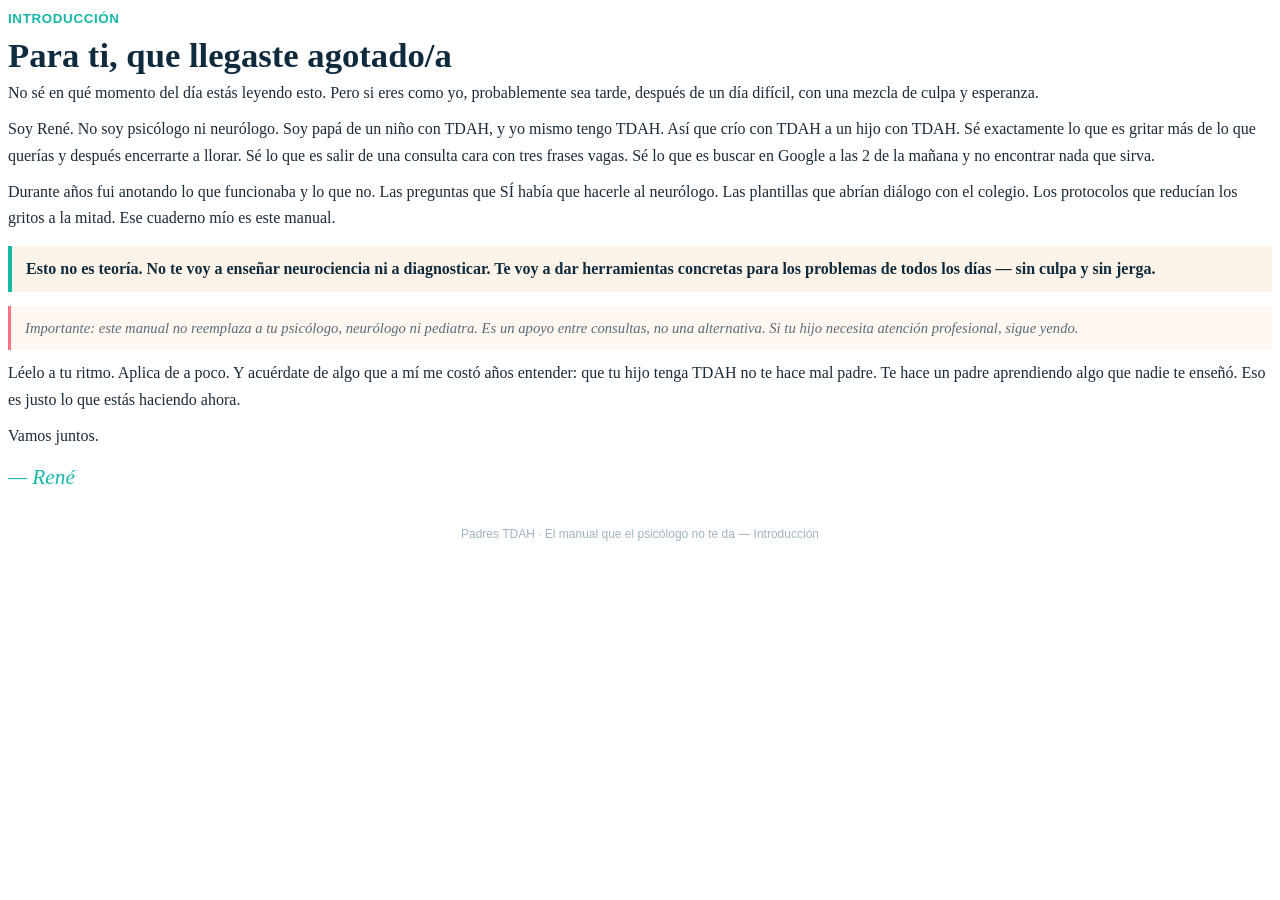
<file: manual/cap-00-intro.html>
<!DOCTYPE html>
<html lang="es"><head><meta charset="UTF-8"><link rel="stylesheet" href="estilo.css"></head>
<body>
<div class="kicker">Introducción</div>
<h1>Para ti, que llegaste agotado/a</h1>

<p>No sé en qué momento del día estás leyendo esto. Pero si eres como yo, probablemente sea tarde, después de un día difícil, con una mezcla de culpa y esperanza.</p>
<p>Soy René. No soy psicólogo ni neurólogo. Soy papá de un niño con TDAH, y yo mismo tengo TDAH. Así que crío con TDAH a un hijo con TDAH. Sé exactamente lo que es gritar más de lo que querías y después encerrarte a llorar. Sé lo que es salir de una consulta cara con tres frases vagas. Sé lo que es buscar en Google a las 2 de la mañana y no encontrar nada que sirva.</p>
<p>Durante años fui anotando lo que funcionaba y lo que no. Las preguntas que SÍ había que hacerle al neurólogo. Las plantillas que abrían diálogo con el colegio. Los protocolos que reducían los gritos a la mitad. Ese cuaderno mío es este manual.</p>
<div class="oro">Esto no es teoría. No te voy a enseñar neurociencia ni a diagnosticar. Te voy a dar herramientas concretas para los problemas de todos los días — sin culpa y sin jerga.</div>
<p class="nota">Importante: este manual no reemplaza a tu psicólogo, neurólogo ni pediatra. Es un apoyo entre consultas, no una alternativa. Si tu hijo necesita atención profesional, sigue yendo.</p>
<p>Léelo a tu ritmo. Aplica de a poco. Y acuérdate de algo que a mí me costó años entender: que tu hijo tenga TDAH no te hace mal padre. Te hace un padre aprendiendo algo que nadie te enseñó. Eso es justo lo que estás haciendo ahora.</p>
<p>Vamos juntos.</p>
<p style="font-family:'Instrument Serif',Georgia,serif;font-style:italic;font-size:16pt;color:#14B8A6;">— René</p>

<div class="pagefoot">Padres TDAH · El manual que el psicólogo no te da — Introducción</div>
</body></html>
</file>
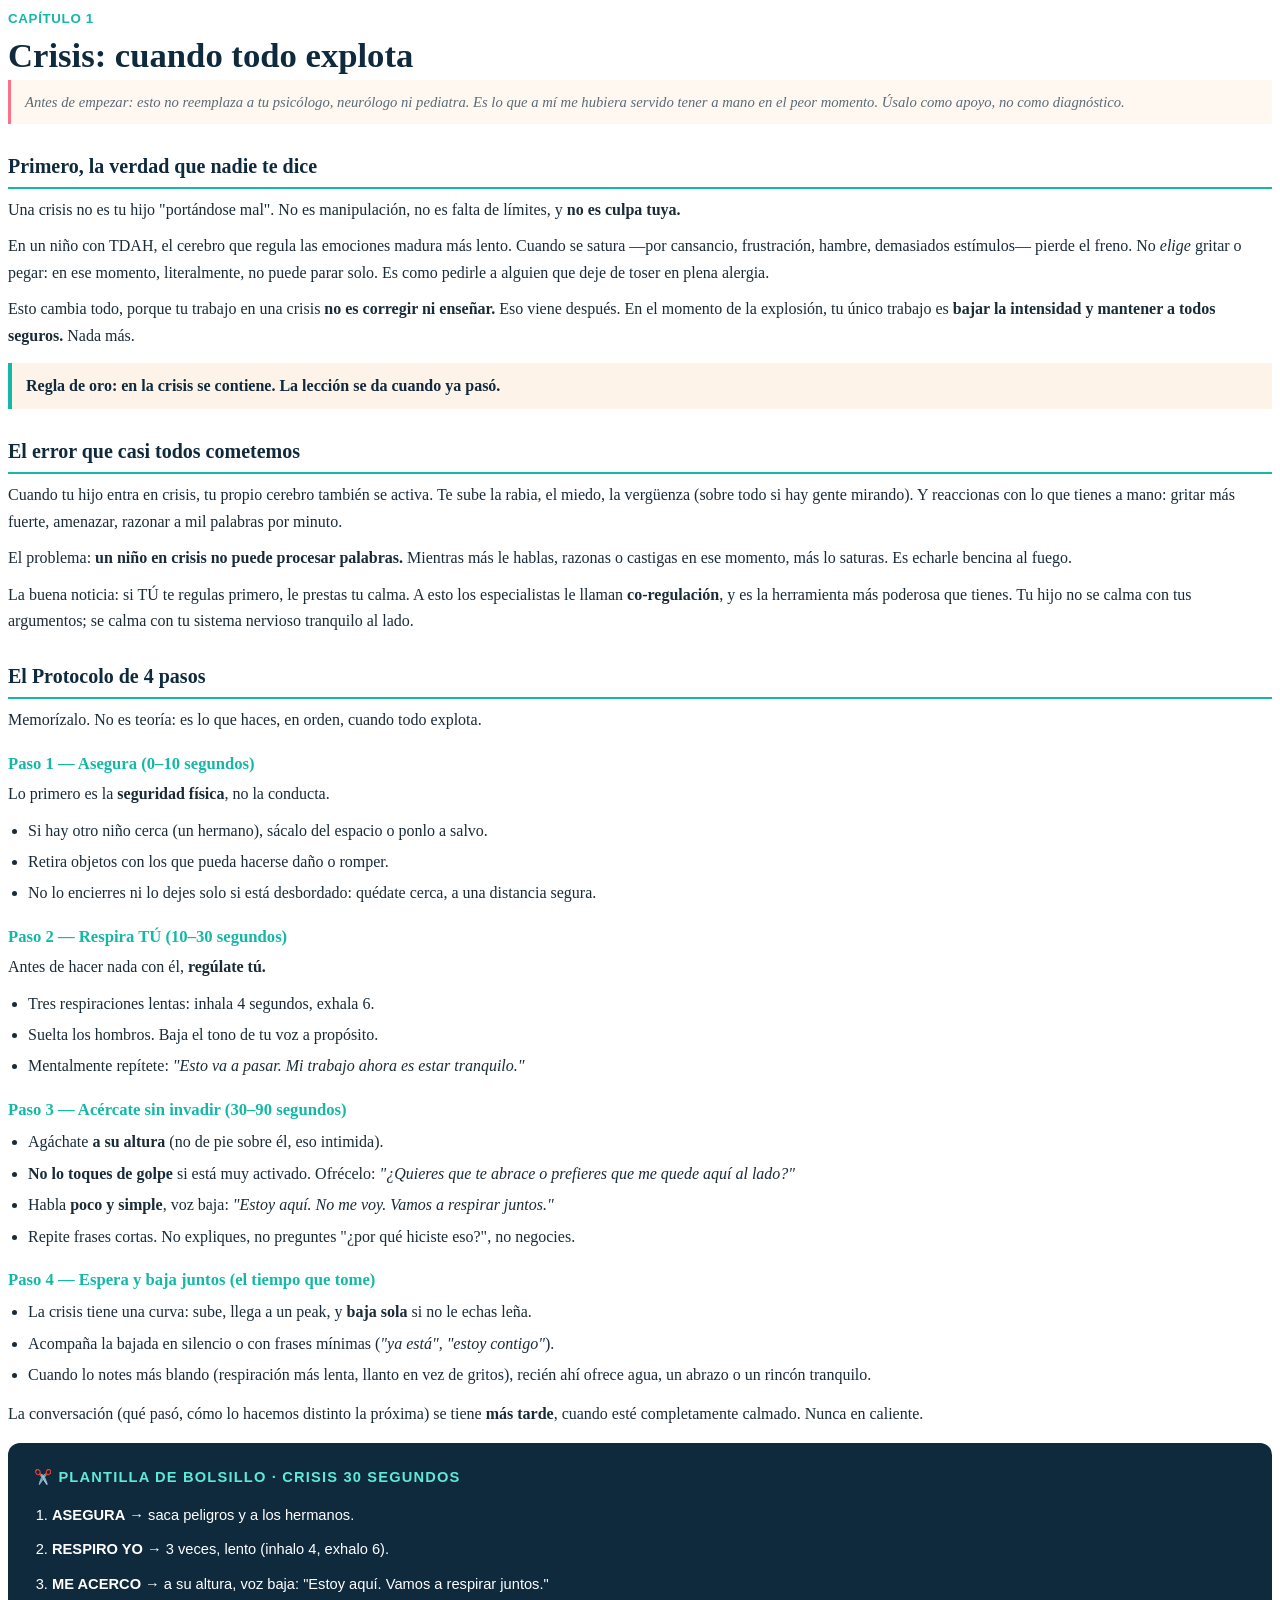
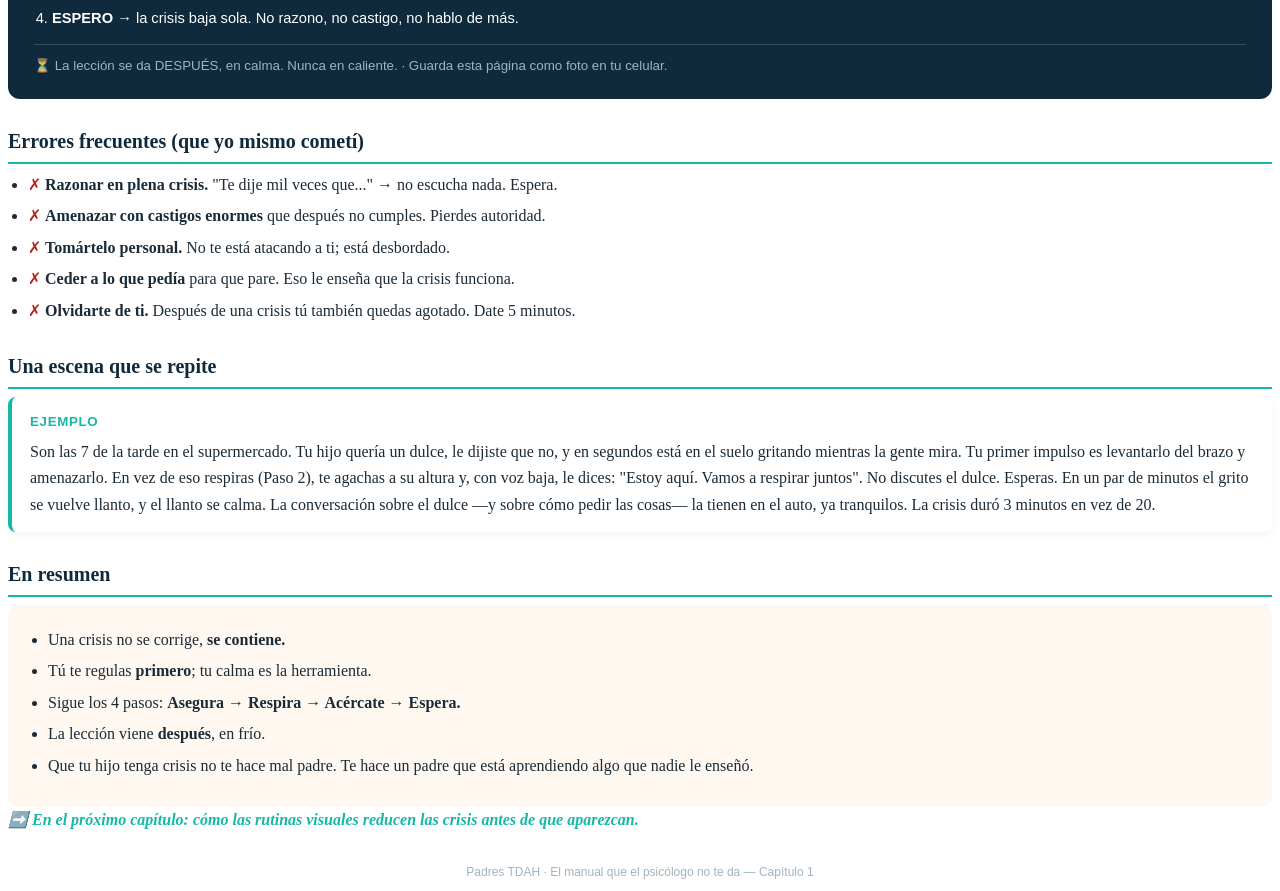
<file: manual/cap-01-crisis.html>
<!DOCTYPE html>
<html lang="es"><head><meta charset="UTF-8"><link rel="stylesheet" href="estilo.css"></head>
<body>

<div class="kicker">Capítulo 1</div>
<h1>Crisis: cuando todo explota</h1>

<p class="nota">Antes de empezar: esto no reemplaza a tu psicólogo, neurólogo ni pediatra. Es lo que a mí me hubiera servido tener a mano en el peor momento. Úsalo como apoyo, no como diagnóstico.</p>

<h2>Primero, la verdad que nadie te dice</h2>
<p>Una crisis no es tu hijo "portándose mal". No es manipulación, no es falta de límites, y <strong>no es culpa tuya.</strong></p>
<p>En un niño con TDAH, el cerebro que regula las emociones madura más lento. Cuando se satura —por cansancio, frustración, hambre, demasiados estímulos— pierde el freno. No <em>elige</em> gritar o pegar: en ese momento, literalmente, no puede parar solo. Es como pedirle a alguien que deje de toser en plena alergia.</p>
<p>Esto cambia todo, porque tu trabajo en una crisis <strong>no es corregir ni enseñar.</strong> Eso viene después. En el momento de la explosión, tu único trabajo es <strong>bajar la intensidad y mantener a todos seguros.</strong> Nada más.</p>
<div class="oro">Regla de oro: en la crisis se contiene. La lección se da cuando ya pasó.</div>

<h2>El error que casi todos cometemos</h2>
<p>Cuando tu hijo entra en crisis, tu propio cerebro también se activa. Te sube la rabia, el miedo, la vergüenza (sobre todo si hay gente mirando). Y reaccionas con lo que tienes a mano: gritar más fuerte, amenazar, razonar a mil palabras por minuto.</p>
<p>El problema: <strong>un niño en crisis no puede procesar palabras.</strong> Mientras más le hablas, razonas o castigas en ese momento, más lo saturas. Es echarle bencina al fuego.</p>
<p>La buena noticia: si TÚ te regulas primero, le prestas tu calma. A esto los especialistas le llaman <strong>co-regulación</strong>, y es la herramienta más poderosa que tienes. Tu hijo no se calma con tus argumentos; se calma con tu sistema nervioso tranquilo al lado.</p>

<h2>El Protocolo de 4 pasos</h2>
<p>Memorízalo. No es teoría: es lo que haces, en orden, cuando todo explota.</p>
<div class="pasos">
<h3>Paso 1 — Asegura (0–10 segundos)</h3>
<p>Lo primero es la <strong>seguridad física</strong>, no la conducta.</p>
<ul>
<li>Si hay otro niño cerca (un hermano), sácalo del espacio o ponlo a salvo.</li>
<li>Retira objetos con los que pueda hacerse daño o romper.</li>
<li>No lo encierres ni lo dejes solo si está desbordado: quédate cerca, a una distancia segura.</li>
</ul>
<h3>Paso 2 — Respira TÚ (10–30 segundos)</h3>
<p>Antes de hacer nada con él, <strong>regúlate tú.</strong></p>
<ul>
<li>Tres respiraciones lentas: inhala 4 segundos, exhala 6.</li>
<li>Suelta los hombros. Baja el tono de tu voz a propósito.</li>
<li>Mentalmente repítete: <em>"Esto va a pasar. Mi trabajo ahora es estar tranquilo."</em></li>
</ul>
<h3>Paso 3 — Acércate sin invadir (30–90 segundos)</h3>
<ul>
<li>Agáchate <strong>a su altura</strong> (no de pie sobre él, eso intimida).</li>
<li><strong>No lo toques de golpe</strong> si está muy activado. Ofrécelo: <em>"¿Quieres que te abrace o prefieres que me quede aquí al lado?"</em></li>
<li>Habla <strong>poco y simple</strong>, voz baja: <em>"Estoy aquí. No me voy. Vamos a respirar juntos."</em></li>
<li>Repite frases cortas. No expliques, no preguntes "¿por qué hiciste eso?", no negocies.</li>
</ul>
<h3>Paso 4 — Espera y baja juntos (el tiempo que tome)</h3>
<ul>
<li>La crisis tiene una curva: sube, llega a un peak, y <strong>baja sola</strong> si no le echas leña.</li>
<li>Acompaña la bajada en silencio o con frases mínimas (<em>"ya está", "estoy contigo"</em>).</li>
<li>Cuando lo notes más blando (respiración más lenta, llanto en vez de gritos), recién ahí ofrece agua, un abrazo o un rincón tranquilo.</li>
</ul>
</div>
<p>La conversación (qué pasó, cómo lo hacemos distinto la próxima) se tiene <strong>más tarde</strong>, cuando esté completamente calmado. Nunca en caliente.</p>

<div class="plantilla">
  <div class="t">✂️ Plantilla de bolsillo · Crisis 30 segundos</div>
  <ol>
    <li><strong>ASEGURA</strong> → saca peligros y a los hermanos.</li>
    <li><strong>RESPIRO YO</strong> → 3 veces, lento (inhalo 4, exhalo 6).</li>
    <li><strong>ME ACERCO</strong> → a su altura, voz baja: "Estoy aquí. Vamos a respirar juntos."</li>
    <li><strong>ESPERO</strong> → la crisis baja sola. No razono, no castigo, no hablo de más.</li>
  </ol>
  <div class="foot">⏳ La lección se da DESPUÉS, en calma. Nunca en caliente. · Guarda esta página como foto en tu celular.</div>
</div>

<h2>Errores frecuentes (que yo mismo cometí)</h2>
<ul>
<li><span class="err">✗</span> <strong>Razonar en plena crisis.</strong> "Te dije mil veces que..." → no escucha nada. Espera.</li>
<li><span class="err">✗</span> <strong>Amenazar con castigos enormes</strong> que después no cumples. Pierdes autoridad.</li>
<li><span class="err">✗</span> <strong>Tomártelo personal.</strong> No te está atacando a ti; está desbordado.</li>
<li><span class="err">✗</span> <strong>Ceder a lo que pedía</strong> para que pare. Eso le enseña que la crisis funciona.</li>
<li><span class="err">✗</span> <strong>Olvidarte de ti.</strong> Después de una crisis tú también quedas agotado. Date 5 minutos.</li>
</ul>

<h2>Una escena que se repite</h2>
<div class="escena"><span class="e-lbl">Ejemplo</span>Son las 7 de la tarde en el supermercado. Tu hijo quería un dulce, le dijiste que no, y en segundos está en el suelo gritando mientras la gente mira. Tu primer impulso es levantarlo del brazo y amenazarlo. En vez de eso respiras (Paso 2), te agachas a su altura y, con voz baja, le dices: "Estoy aquí. Vamos a respirar juntos". No discutes el dulce. Esperas. En un par de minutos el grito se vuelve llanto, y el llanto se calma. La conversación sobre el dulce —y sobre cómo pedir las cosas— la tienen en el auto, ya tranquilos. La crisis duró 3 minutos en vez de 20.</div>

<h2>En resumen</h2>
<div class="resumen">
<ul>
<li>Una crisis no se corrige, <strong>se contiene.</strong></li>
<li>Tú te regulas <strong>primero</strong>; tu calma es la herramienta.</li>
<li>Sigue los 4 pasos: <strong>Asegura → Respira → Acércate → Espera.</strong></li>
<li>La lección viene <strong>después</strong>, en frío.</li>
<li>Que tu hijo tenga crisis no te hace mal padre. Te hace un padre que está aprendiendo algo que nadie le enseñó.</li>
</ul>
</div>
<p class="next">➡️ En el próximo capítulo: cómo las rutinas visuales reducen las crisis antes de que aparezcan.</p>

<div class="pagefoot">Padres TDAH · El manual que el psicólogo no te da — Capítulo 1</div>
</body></html>
</file>
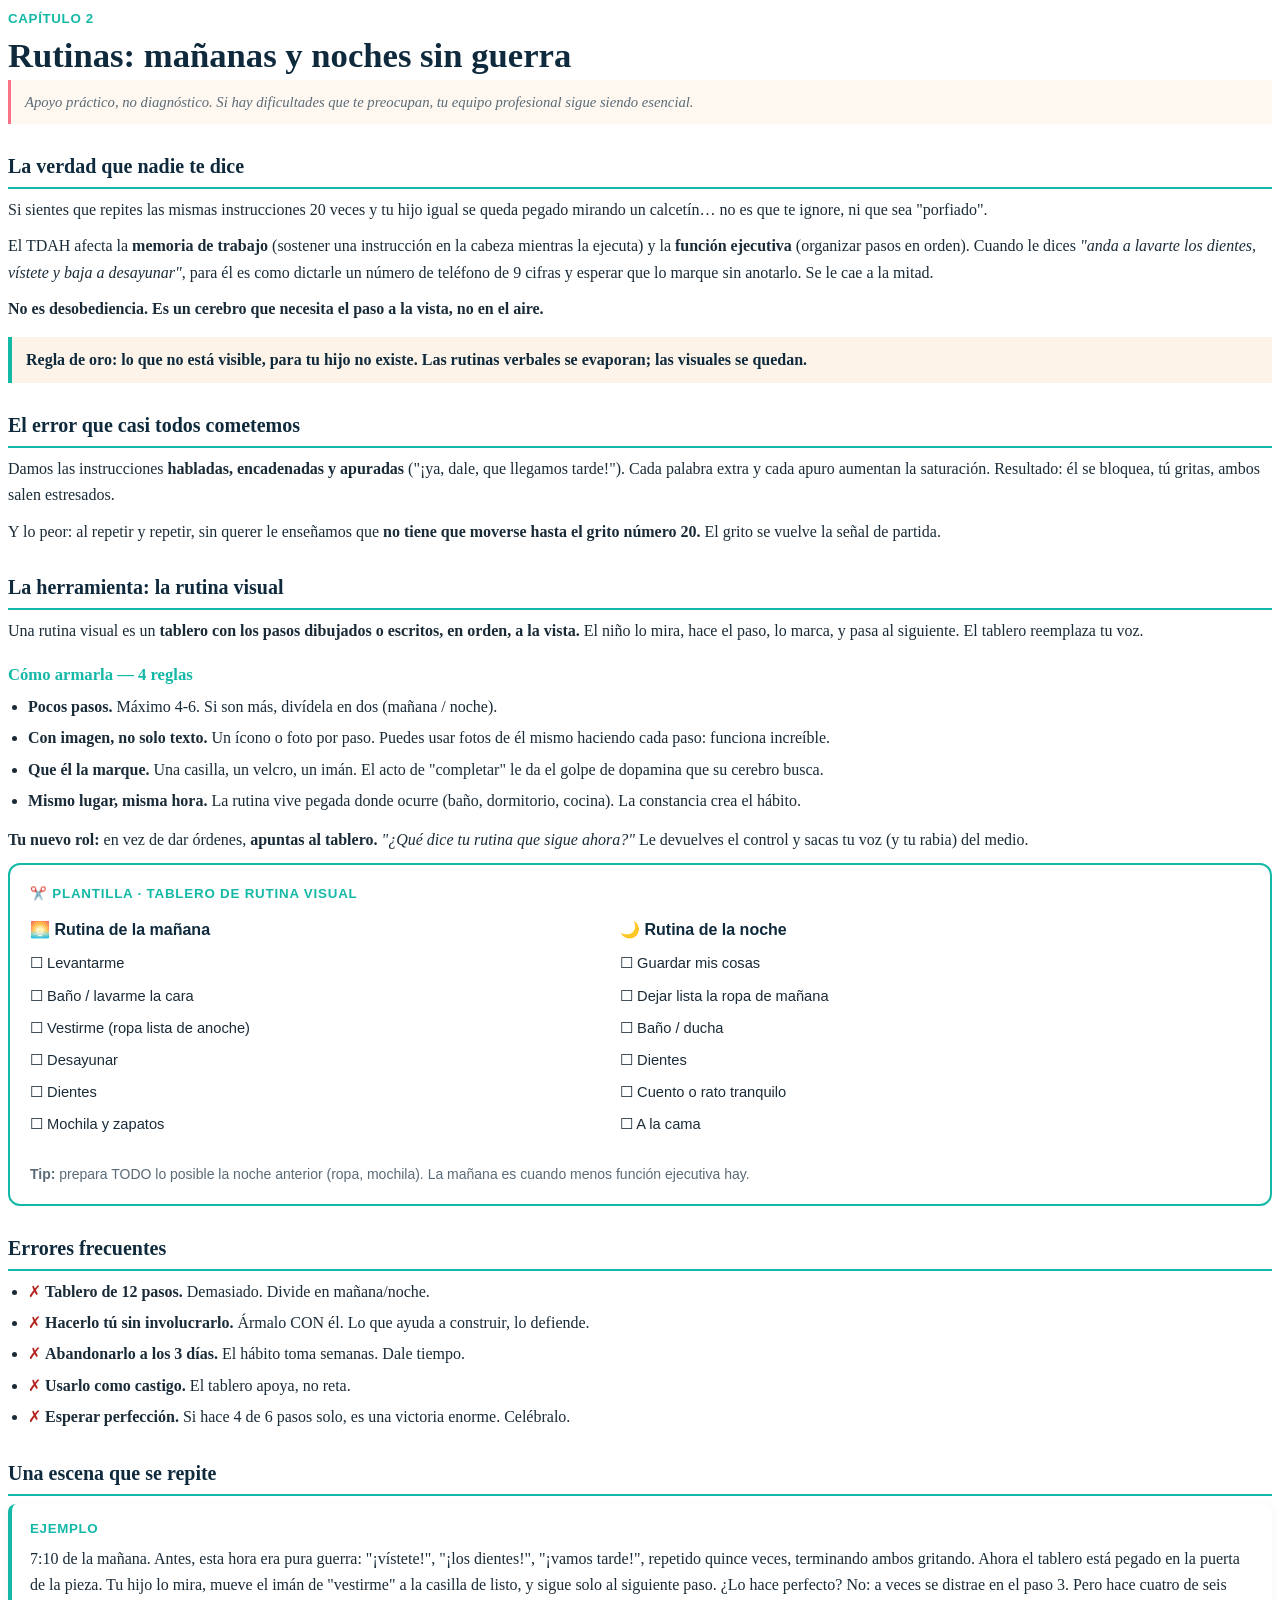
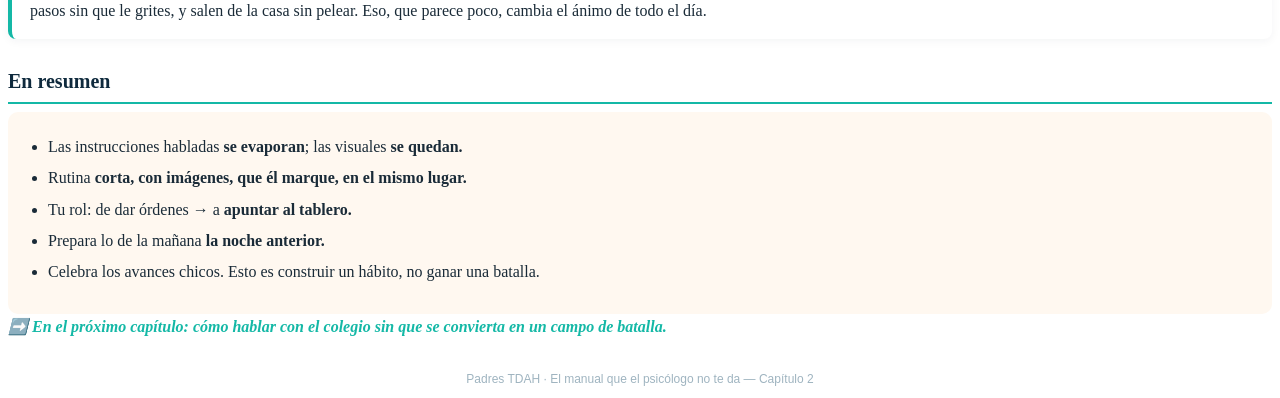
<file: manual/cap-02-rutinas.html>
<!DOCTYPE html>
<html lang="es"><head><meta charset="UTF-8"><link rel="stylesheet" href="estilo.css"></head>
<body>

<div class="kicker">Capítulo 2</div>
<h1>Rutinas: mañanas y noches sin guerra</h1>

<p class="nota">Apoyo práctico, no diagnóstico. Si hay dificultades que te preocupan, tu equipo profesional sigue siendo esencial.</p>

<h2>La verdad que nadie te dice</h2>
<p>Si sientes que repites las mismas instrucciones 20 veces y tu hijo igual se queda pegado mirando un calcetín… no es que te ignore, ni que sea "porfiado".</p>
<p>El TDAH afecta la <strong>memoria de trabajo</strong> (sostener una instrucción en la cabeza mientras la ejecuta) y la <strong>función ejecutiva</strong> (organizar pasos en orden). Cuando le dices <em>"anda a lavarte los dientes, vístete y baja a desayunar"</em>, para él es como dictarle un número de teléfono de 9 cifras y esperar que lo marque sin anotarlo. Se le cae a la mitad.</p>
<p><strong>No es desobediencia. Es un cerebro que necesita el paso a la vista, no en el aire.</strong></p>
<div class="oro">Regla de oro: lo que no está visible, para tu hijo no existe. Las rutinas verbales se evaporan; las visuales se quedan.</div>

<h2>El error que casi todos cometemos</h2>
<p>Damos las instrucciones <strong>habladas, encadenadas y apuradas</strong> ("¡ya, dale, que llegamos tarde!"). Cada palabra extra y cada apuro aumentan la saturación. Resultado: él se bloquea, tú gritas, ambos salen estresados.</p>
<p>Y lo peor: al repetir y repetir, sin querer le enseñamos que <strong>no tiene que moverse hasta el grito número 20.</strong> El grito se vuelve la señal de partida.</p>

<h2>La herramienta: la rutina visual</h2>
<p>Una rutina visual es un <strong>tablero con los pasos dibujados o escritos, en orden, a la vista.</strong> El niño lo mira, hace el paso, lo marca, y pasa al siguiente. El tablero reemplaza tu voz.</p>
<div class="pasos">
<h3>Cómo armarla — 4 reglas</h3>
<ul>
<li><strong>Pocos pasos.</strong> Máximo 4-6. Si son más, divídela en dos (mañana / noche).</li>
<li><strong>Con imagen, no solo texto.</strong> Un ícono o foto por paso. Puedes usar fotos de él mismo haciendo cada paso: funciona increíble.</li>
<li><strong>Que él la marque.</strong> Una casilla, un velcro, un imán. El acto de "completar" le da el golpe de dopamina que su cerebro busca.</li>
<li><strong>Mismo lugar, misma hora.</strong> La rutina vive pegada donde ocurre (baño, dormitorio, cocina). La constancia crea el hábito.</li>
</ul>
</div>
<p><strong>Tu nuevo rol:</strong> en vez de dar órdenes, <strong>apuntas al tablero.</strong> <em>"¿Qué dice tu rutina que sigue ahora?"</em> Le devuelves el control y sacas tu voz (y tu rabia) del medio.</p>

<div class="tablero">
  <div style="font-weight:bold;color:#14B8A6;text-transform:uppercase;font-size:10pt;letter-spacing:.06em;margin-bottom:12px;">✂️ Plantilla · Tablero de rutina visual</div>
  <div class="col">
    <h4>🌅 Rutina de la mañana</h4>
    <ul style="list-style:none;padding-left:0;">
      <li>☐ Levantarme</li>
      <li>☐ Baño / lavarme la cara</li>
      <li>☐ Vestirme (ropa lista de anoche)</li>
      <li>☐ Desayunar</li>
      <li>☐ Dientes</li>
      <li>☐ Mochila y zapatos</li>
    </ul>
  </div>
  <div class="col">
    <h4>🌙 Rutina de la noche</h4>
    <ul style="list-style:none;padding-left:0;">
      <li>☐ Guardar mis cosas</li>
      <li>☐ Dejar lista la ropa de mañana</li>
      <li>☐ Baño / ducha</li>
      <li>☐ Dientes</li>
      <li>☐ Cuento o rato tranquilo</li>
      <li>☐ A la cama</li>
    </ul>
  </div>
  <p style="margin:14px 0 0;font-size:10.5pt;color:#5a6b78;"><strong>Tip:</strong> prepara TODO lo posible la noche anterior (ropa, mochila). La mañana es cuando menos función ejecutiva hay.</p>
</div>

<h2>Errores frecuentes</h2>
<ul>
<li><span class="err">✗</span> <strong>Tablero de 12 pasos.</strong> Demasiado. Divide en mañana/noche.</li>
<li><span class="err">✗</span> <strong>Hacerlo tú sin involucrarlo.</strong> Ármalo CON él. Lo que ayuda a construir, lo defiende.</li>
<li><span class="err">✗</span> <strong>Abandonarlo a los 3 días.</strong> El hábito toma semanas. Dale tiempo.</li>
<li><span class="err">✗</span> <strong>Usarlo como castigo.</strong> El tablero apoya, no reta.</li>
<li><span class="err">✗</span> <strong>Esperar perfección.</strong> Si hace 4 de 6 pasos solo, es una victoria enorme. Celébralo.</li>
</ul>

<h2>Una escena que se repite</h2>
<div class="escena"><span class="e-lbl">Ejemplo</span>7:10 de la mañana. Antes, esta hora era pura guerra: "¡vístete!", "¡los dientes!", "¡vamos tarde!", repetido quince veces, terminando ambos gritando. Ahora el tablero está pegado en la puerta de la pieza. Tu hijo lo mira, mueve el imán de "vestirme" a la casilla de listo, y sigue solo al siguiente paso. ¿Lo hace perfecto? No: a veces se distrae en el paso 3. Pero hace cuatro de seis pasos sin que le grites, y salen de la casa sin pelear. Eso, que parece poco, cambia el ánimo de todo el día.</div>

<h2>En resumen</h2>
<div class="resumen">
<ul>
<li>Las instrucciones habladas <strong>se evaporan</strong>; las visuales <strong>se quedan.</strong></li>
<li>Rutina <strong>corta, con imágenes, que él marque, en el mismo lugar.</strong></li>
<li>Tu rol: de dar órdenes → a <strong>apuntar al tablero.</strong></li>
<li>Prepara lo de la mañana <strong>la noche anterior.</strong></li>
<li>Celebra los avances chicos. Esto es construir un hábito, no ganar una batalla.</li>
</ul>
</div>
<p class="next">➡️ En el próximo capítulo: cómo hablar con el colegio sin que se convierta en un campo de batalla.</p>

<div class="pagefoot">Padres TDAH · El manual que el psicólogo no te da — Capítulo 2</div>
</body></html>
</file>
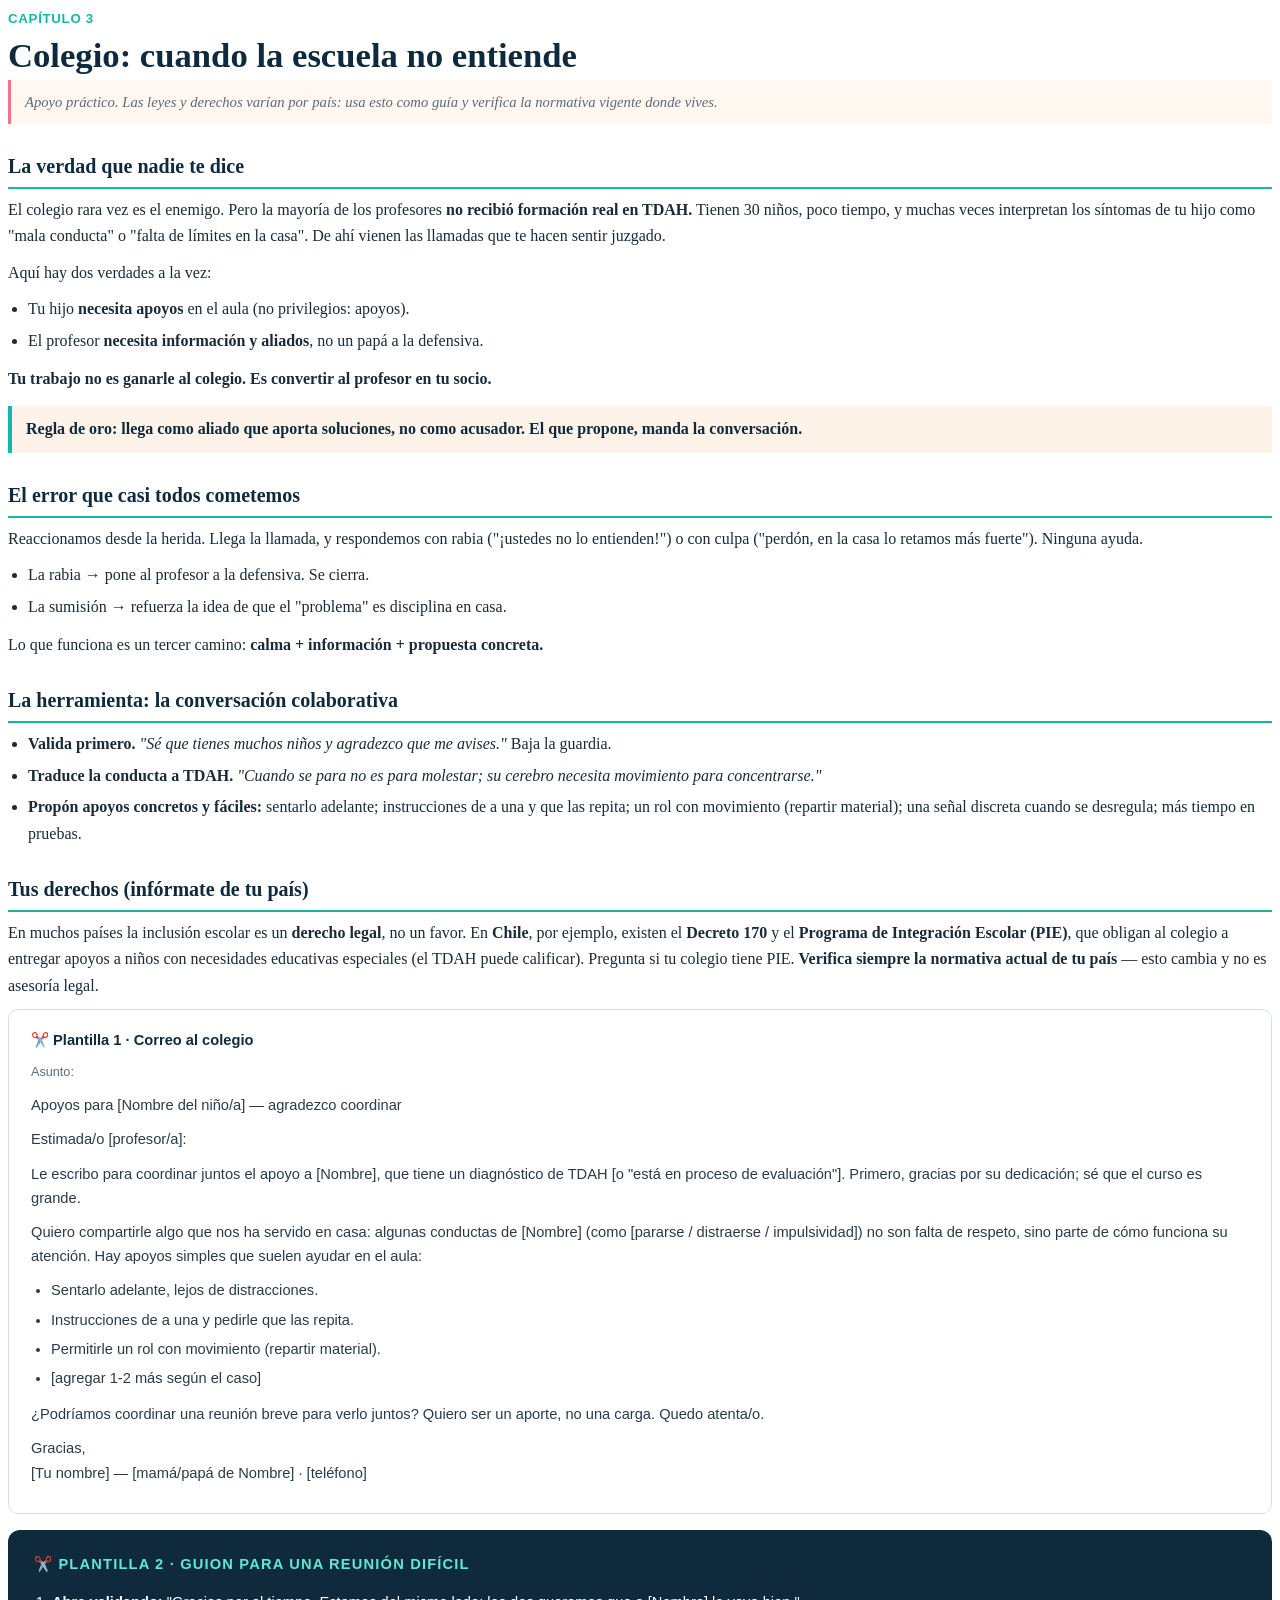
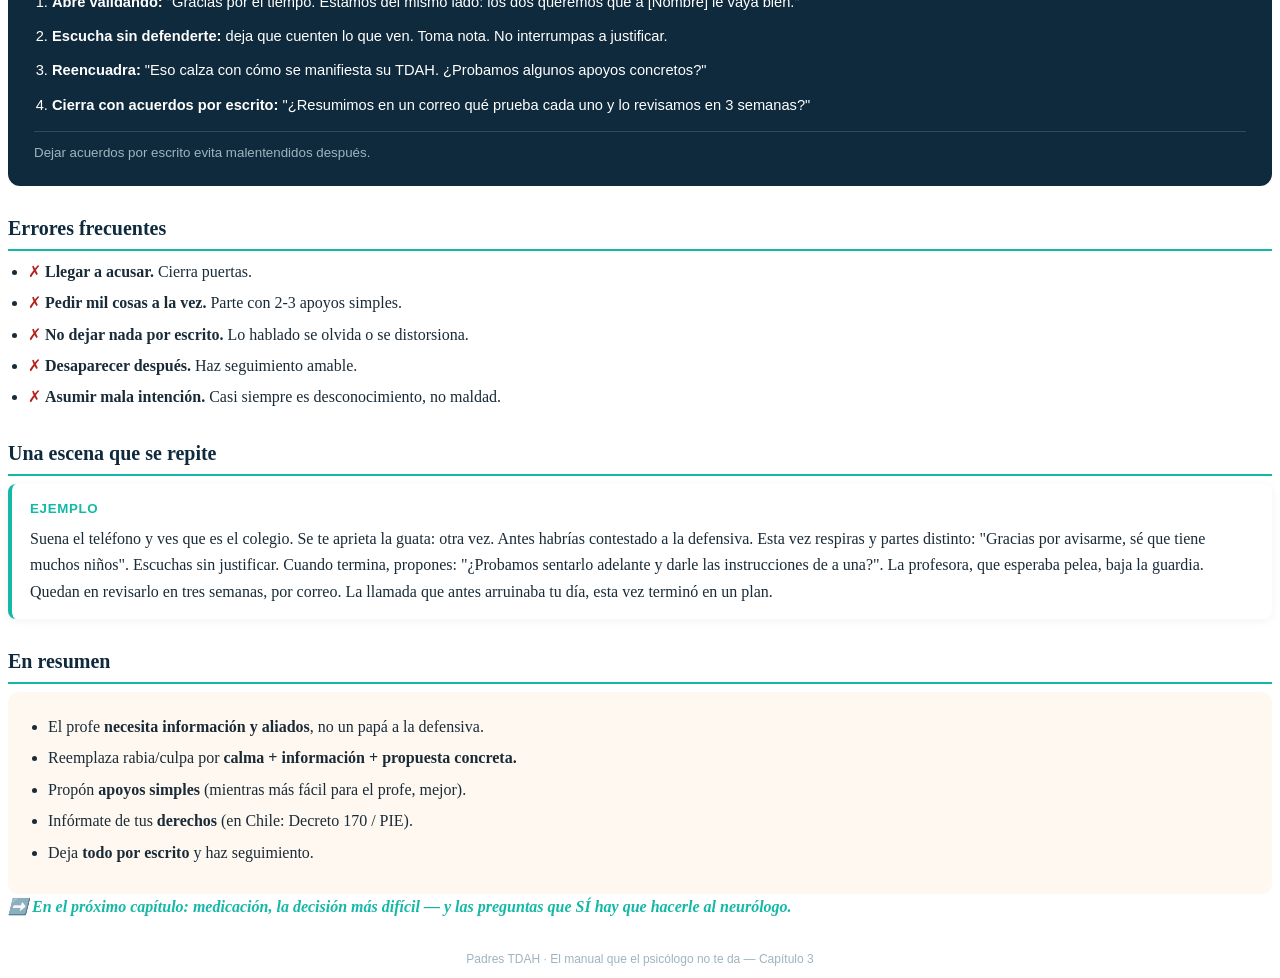
<file: manual/cap-03-colegio.html>
<!DOCTYPE html>
<html lang="es"><head><meta charset="UTF-8"><link rel="stylesheet" href="estilo.css"></head>
<body>

<div class="kicker">Capítulo 3</div>
<h1>Colegio: cuando la escuela no entiende</h1>

<p class="nota">Apoyo práctico. Las leyes y derechos varían por país: usa esto como guía y verifica la normativa vigente donde vives.</p>

<h2>La verdad que nadie te dice</h2>
<p>El colegio rara vez es el enemigo. Pero la mayoría de los profesores <strong>no recibió formación real en TDAH.</strong> Tienen 30 niños, poco tiempo, y muchas veces interpretan los síntomas de tu hijo como "mala conducta" o "falta de límites en la casa". De ahí vienen las llamadas que te hacen sentir juzgado.</p>
<p>Aquí hay dos verdades a la vez:</p>
<ul>
<li>Tu hijo <strong>necesita apoyos</strong> en el aula (no privilegios: apoyos).</li>
<li>El profesor <strong>necesita información y aliados</strong>, no un papá a la defensiva.</li>
</ul>
<p><strong>Tu trabajo no es ganarle al colegio. Es convertir al profesor en tu socio.</strong></p>
<div class="oro">Regla de oro: llega como aliado que aporta soluciones, no como acusador. El que propone, manda la conversación.</div>

<h2>El error que casi todos cometemos</h2>
<p>Reaccionamos desde la herida. Llega la llamada, y respondemos con rabia ("¡ustedes no lo entienden!") o con culpa ("perdón, en la casa lo retamos más fuerte"). Ninguna ayuda.</p>
<ul>
<li>La rabia → pone al profesor a la defensiva. Se cierra.</li>
<li>La sumisión → refuerza la idea de que el "problema" es disciplina en casa.</li>
</ul>
<p>Lo que funciona es un tercer camino: <strong>calma + información + propuesta concreta.</strong></p>

<h2>La herramienta: la conversación colaborativa</h2>
<div class="pasos">
<ul>
<li><strong>Valida primero.</strong> <em>"Sé que tienes muchos niños y agradezco que me avises."</em> Baja la guardia.</li>
<li><strong>Traduce la conducta a TDAH.</strong> <em>"Cuando se para no es para molestar; su cerebro necesita movimiento para concentrarse."</em></li>
<li><strong>Propón apoyos concretos y fáciles:</strong> sentarlo adelante; instrucciones de a una y que las repita; un rol con movimiento (repartir material); una señal discreta cuando se desregula; más tiempo en pruebas.</li>
</ul>
</div>

<h2>Tus derechos (infórmate de tu país)</h2>
<p>En muchos países la inclusión escolar es un <strong>derecho legal</strong>, no un favor. En <strong>Chile</strong>, por ejemplo, existen el <strong>Decreto 170</strong> y el <strong>Programa de Integración Escolar (PIE)</strong>, que obligan al colegio a entregar apoyos a niños con necesidades educativas especiales (el TDAH puede calificar). Pregunta si tu colegio tiene PIE. <strong>Verifica siempre la normativa actual de tu país</strong> — esto cambia y no es asesoría legal.</p>

<div class="email">
  <div style="font-weight:bold;color:#0F2A3D;margin-bottom:10px;">✂️ Plantilla 1 · Correo al colegio</div>
  <p class="lbl">Asunto:</p>
  <p>Apoyos para [Nombre del niño/a] — agradezco coordinar</p>
  <p>Estimada/o [profesor/a]:</p>
  <p>Le escribo para coordinar juntos el apoyo a [Nombre], que tiene un diagnóstico de TDAH [o "está en proceso de evaluación"]. Primero, gracias por su dedicación; sé que el curso es grande.</p>
  <p>Quiero compartirle algo que nos ha servido en casa: algunas conductas de [Nombre] (como [pararse / distraerse / impulsividad]) no son falta de respeto, sino parte de cómo funciona su atención. Hay apoyos simples que suelen ayudar en el aula:</p>
  <ul>
    <li>Sentarlo adelante, lejos de distracciones.</li>
    <li>Instrucciones de a una y pedirle que las repita.</li>
    <li>Permitirle un rol con movimiento (repartir material).</li>
    <li>[agregar 1-2 más según el caso]</li>
  </ul>
  <p>¿Podríamos coordinar una reunión breve para verlo juntos? Quiero ser un aporte, no una carga. Quedo atenta/o.</p>
  <p>Gracias,<br>[Tu nombre] — [mamá/papá de Nombre] · [teléfono]</p>
</div>

<div class="plantilla">
  <div class="t">✂️ Plantilla 2 · Guion para una reunión difícil</div>
  <ol>
    <li><strong>Abre validando:</strong> "Gracias por el tiempo. Estamos del mismo lado: los dos queremos que a [Nombre] le vaya bien."</li>
    <li><strong>Escucha sin defenderte:</strong> deja que cuenten lo que ven. Toma nota. No interrumpas a justificar.</li>
    <li><strong>Reencuadra:</strong> "Eso calza con cómo se manifiesta su TDAH. ¿Probamos algunos apoyos concretos?"</li>
    <li><strong>Cierra con acuerdos por escrito:</strong> "¿Resumimos en un correo qué prueba cada uno y lo revisamos en 3 semanas?"</li>
  </ol>
  <div class="foot">Dejar acuerdos por escrito evita malentendidos después.</div>
</div>

<h2>Errores frecuentes</h2>
<ul>
<li><span class="err">✗</span> <strong>Llegar a acusar.</strong> Cierra puertas.</li>
<li><span class="err">✗</span> <strong>Pedir mil cosas a la vez.</strong> Parte con 2-3 apoyos simples.</li>
<li><span class="err">✗</span> <strong>No dejar nada por escrito.</strong> Lo hablado se olvida o se distorsiona.</li>
<li><span class="err">✗</span> <strong>Desaparecer después.</strong> Haz seguimiento amable.</li>
<li><span class="err">✗</span> <strong>Asumir mala intención.</strong> Casi siempre es desconocimiento, no maldad.</li>
</ul>

<h2>Una escena que se repite</h2>
<div class="escena"><span class="e-lbl">Ejemplo</span>Suena el teléfono y ves que es el colegio. Se te aprieta la guata: otra vez. Antes habrías contestado a la defensiva. Esta vez respiras y partes distinto: "Gracias por avisarme, sé que tiene muchos niños". Escuchas sin justificar. Cuando termina, propones: "¿Probamos sentarlo adelante y darle las instrucciones de a una?". La profesora, que esperaba pelea, baja la guardia. Quedan en revisarlo en tres semanas, por correo. La llamada que antes arruinaba tu día, esta vez terminó en un plan.</div>

<h2>En resumen</h2>
<div class="resumen">
<ul>
<li>El profe <strong>necesita información y aliados</strong>, no un papá a la defensiva.</li>
<li>Reemplaza rabia/culpa por <strong>calma + información + propuesta concreta.</strong></li>
<li>Propón <strong>apoyos simples</strong> (mientras más fácil para el profe, mejor).</li>
<li>Infórmate de tus <strong>derechos</strong> (en Chile: Decreto 170 / PIE).</li>
<li>Deja <strong>todo por escrito</strong> y haz seguimiento.</li>
</ul>
</div>
<p class="next">➡️ En el próximo capítulo: medicación, la decisión más difícil — y las preguntas que SÍ hay que hacerle al neurólogo.</p>

<div class="pagefoot">Padres TDAH · El manual que el psicólogo no te da — Capítulo 3</div>
</body></html>
</file>
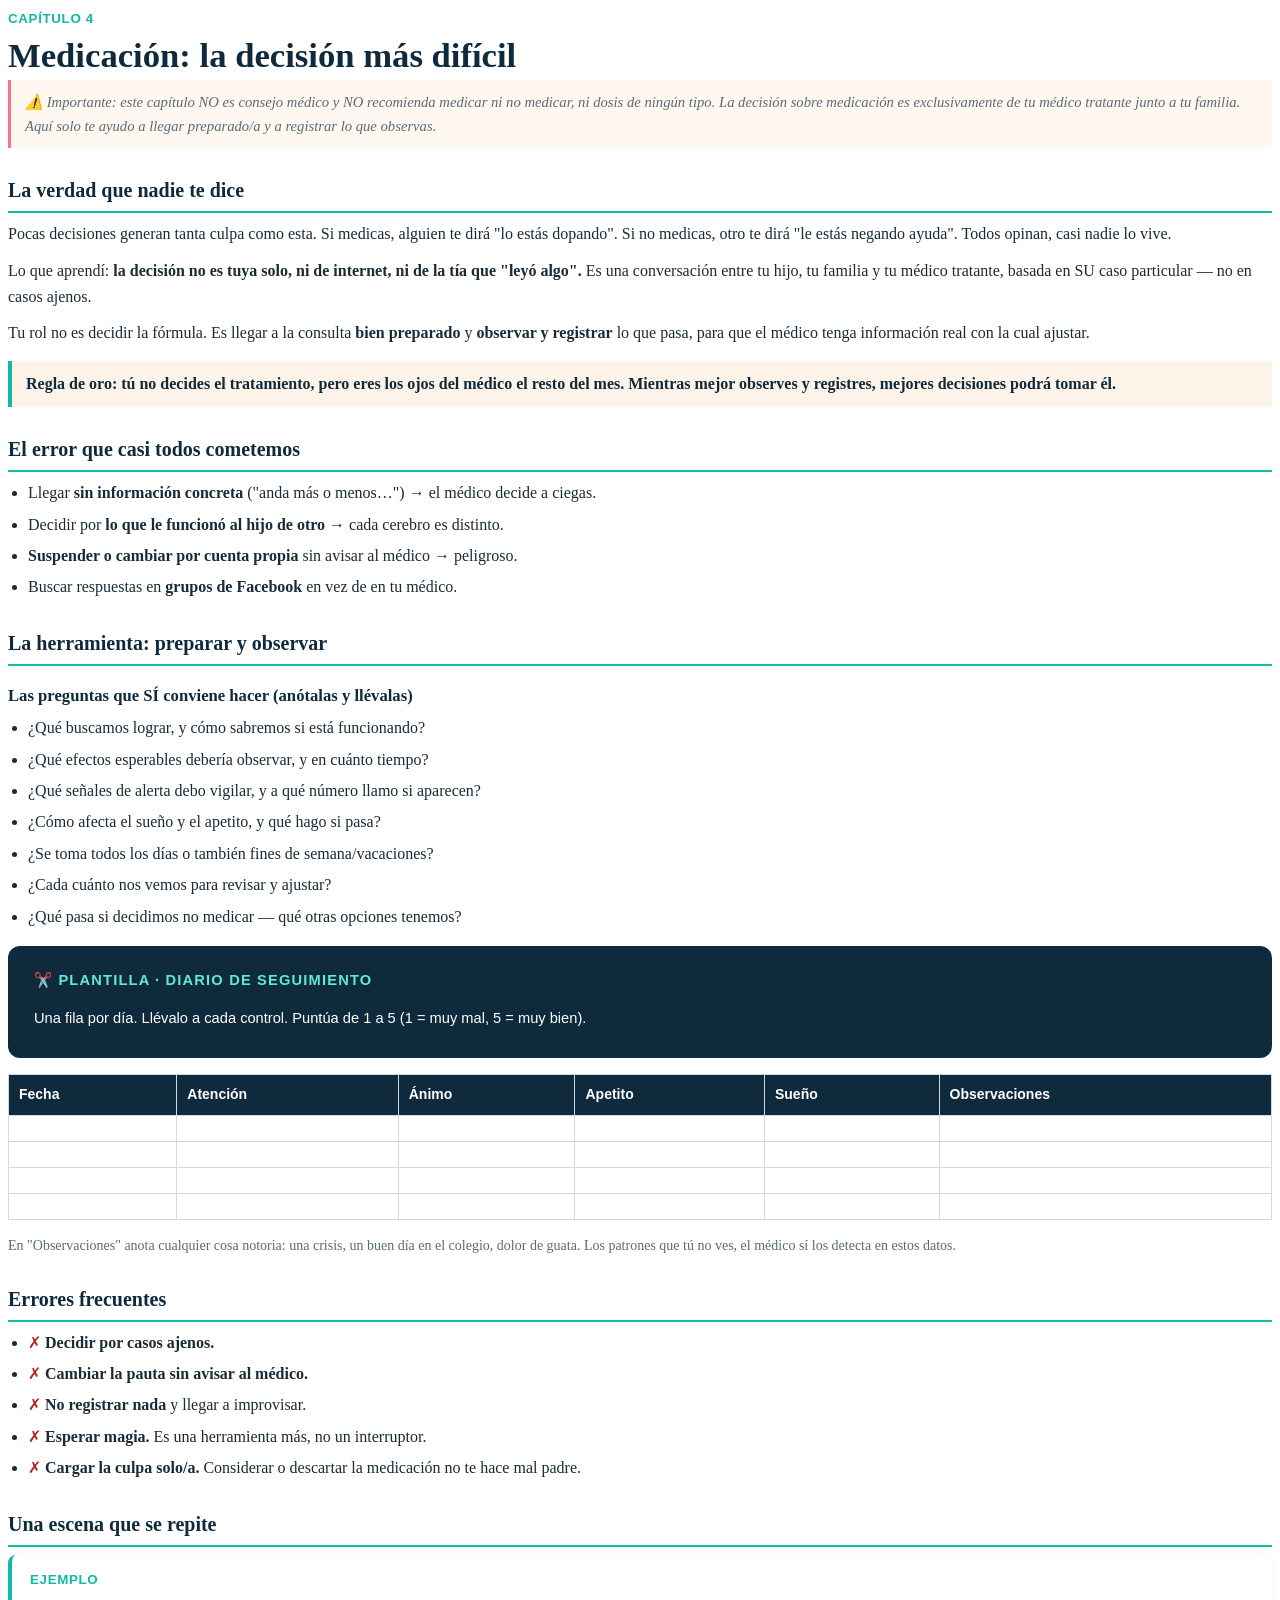
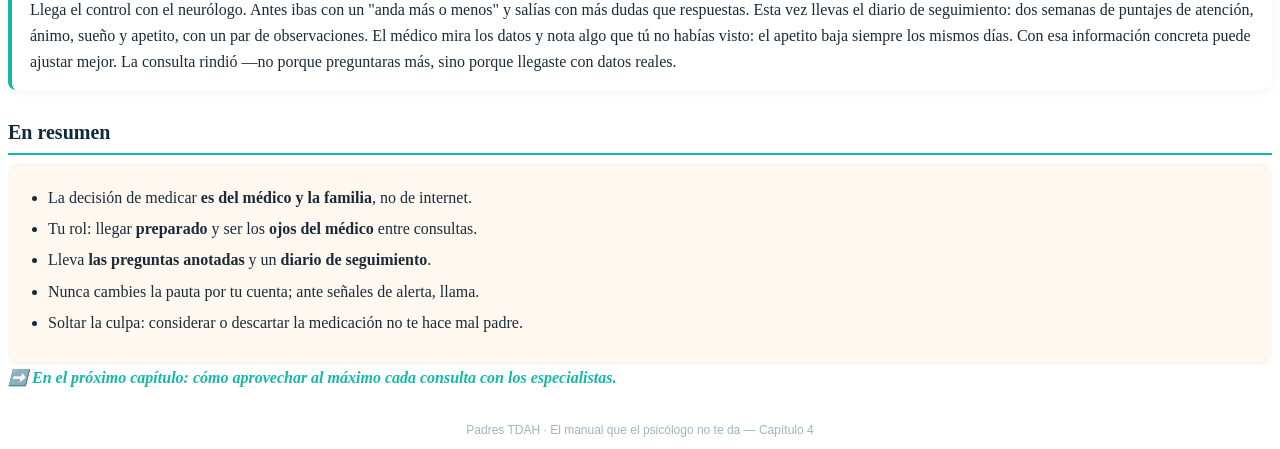
<file: manual/cap-04-medicacion.html>
<!DOCTYPE html>
<html lang="es"><head><meta charset="UTF-8"><link rel="stylesheet" href="estilo.css">
<style>
  table { width:100%; border-collapse:collapse; font-family:Arial,sans-serif; font-size:10.5pt; margin:14px 0; }
  th,td { border:1px solid #cfd8de; padding:8px 10px; text-align:left; }
  th { background:#0F2A3D; color:#fff; font-weight:bold; }
  td { height:26px; }
</style></head>
<body>
<div class="kicker">Capítulo 4</div>
<h1>Medicación: la decisión más difícil</h1>

<p class="nota">⚠️ Importante: este capítulo NO es consejo médico y NO recomienda medicar ni no medicar, ni dosis de ningún tipo. La decisión sobre medicación es exclusivamente de tu médico tratante junto a tu familia. Aquí solo te ayudo a llegar preparado/a y a registrar lo que observas.</p>

<h2>La verdad que nadie te dice</h2>
<p>Pocas decisiones generan tanta culpa como esta. Si medicas, alguien te dirá "lo estás dopando". Si no medicas, otro te dirá "le estás negando ayuda". Todos opinan, casi nadie lo vive.</p>
<p>Lo que aprendí: <strong>la decisión no es tuya solo, ni de internet, ni de la tía que "leyó algo".</strong> Es una conversación entre tu hijo, tu familia y tu médico tratante, basada en SU caso particular — no en casos ajenos.</p>
<p>Tu rol no es decidir la fórmula. Es llegar a la consulta <strong>bien preparado</strong> y <strong>observar y registrar</strong> lo que pasa, para que el médico tenga información real con la cual ajustar.</p>
<div class="oro">Regla de oro: tú no decides el tratamiento, pero eres los ojos del médico el resto del mes. Mientras mejor observes y registres, mejores decisiones podrá tomar él.</div>

<h2>El error que casi todos cometemos</h2>
<ul>
<li>Llegar <strong>sin información concreta</strong> ("anda más o menos…") → el médico decide a ciegas.</li>
<li>Decidir por <strong>lo que le funcionó al hijo de otro</strong> → cada cerebro es distinto.</li>
<li><strong>Suspender o cambiar por cuenta propia</strong> sin avisar al médico → peligroso.</li>
<li>Buscar respuestas en <strong>grupos de Facebook</strong> en vez de en tu médico.</li>
</ul>

<h2>La herramienta: preparar y observar</h2>
<h3>Las preguntas que SÍ conviene hacer (anótalas y llévalas)</h3>
<ul>
<li>¿Qué buscamos lograr, y cómo sabremos si está funcionando?</li>
<li>¿Qué efectos esperables debería observar, y en cuánto tiempo?</li>
<li>¿Qué señales de alerta debo vigilar, y a qué número llamo si aparecen?</li>
<li>¿Cómo afecta el sueño y el apetito, y qué hago si pasa?</li>
<li>¿Se toma todos los días o también fines de semana/vacaciones?</li>
<li>¿Cada cuánto nos vemos para revisar y ajustar?</li>
<li>¿Qué pasa si decidimos no medicar — qué otras opciones tenemos?</li>
</ul>

<div class="plantilla">
  <div class="t">✂️ Plantilla · Diario de seguimiento</div>
  <p style="margin:0 0 6px;font-size:11pt;">Una fila por día. Llévalo a cada control. Puntúa de 1 a 5 (1 = muy mal, 5 = muy bien).</p>
</div>
<table>
  <tr><th>Fecha</th><th>Atención</th><th>Ánimo</th><th>Apetito</th><th>Sueño</th><th>Observaciones</th></tr>
  <tr><td></td><td></td><td></td><td></td><td></td><td></td></tr>
  <tr><td></td><td></td><td></td><td></td><td></td><td></td></tr>
  <tr><td></td><td></td><td></td><td></td><td></td><td></td></tr>
  <tr><td></td><td></td><td></td><td></td><td></td><td></td></tr>
</table>
<p style="font-size:10.5pt;color:#5a6b78;">En "Observaciones" anota cualquier cosa notoria: una crisis, un buen día en el colegio, dolor de guata. Los patrones que tú no ves, el médico sí los detecta en estos datos.</p>

<h2>Errores frecuentes</h2>
<ul>
<li><span class="err">✗</span> <strong>Decidir por casos ajenos.</strong></li>
<li><span class="err">✗</span> <strong>Cambiar la pauta sin avisar al médico.</strong></li>
<li><span class="err">✗</span> <strong>No registrar nada</strong> y llegar a improvisar.</li>
<li><span class="err">✗</span> <strong>Esperar magia.</strong> Es una herramienta más, no un interruptor.</li>
<li><span class="err">✗</span> <strong>Cargar la culpa solo/a.</strong> Considerar o descartar la medicación no te hace mal padre.</li>
</ul>

<h2>Una escena que se repite</h2>
<div class="escena"><span class="e-lbl">Ejemplo</span>Llega el control con el neurólogo. Antes ibas con un "anda más o menos" y salías con más dudas que respuestas. Esta vez llevas el diario de seguimiento: dos semanas de puntajes de atención, ánimo, sueño y apetito, con un par de observaciones. El médico mira los datos y nota algo que tú no habías visto: el apetito baja siempre los mismos días. Con esa información concreta puede ajustar mejor. La consulta rindió —no porque preguntaras más, sino porque llegaste con datos reales.</div>

<h2>En resumen</h2>
<div class="resumen">
<ul>
<li>La decisión de medicar <strong>es del médico y la familia</strong>, no de internet.</li>
<li>Tu rol: llegar <strong>preparado</strong> y ser los <strong>ojos del médico</strong> entre consultas.</li>
<li>Lleva <strong>las preguntas anotadas</strong> y un <strong>diario de seguimiento</strong>.</li>
<li>Nunca cambies la pauta por tu cuenta; ante señales de alerta, llama.</li>
<li>Soltar la culpa: considerar o descartar la medicación no te hace mal padre.</li>
</ul>
</div>
<p class="next">➡️ En el próximo capítulo: cómo aprovechar al máximo cada consulta con los especialistas.</p>

<div class="pagefoot">Padres TDAH · El manual que el psicólogo no te da — Capítulo 4</div>
</body></html>
</file>
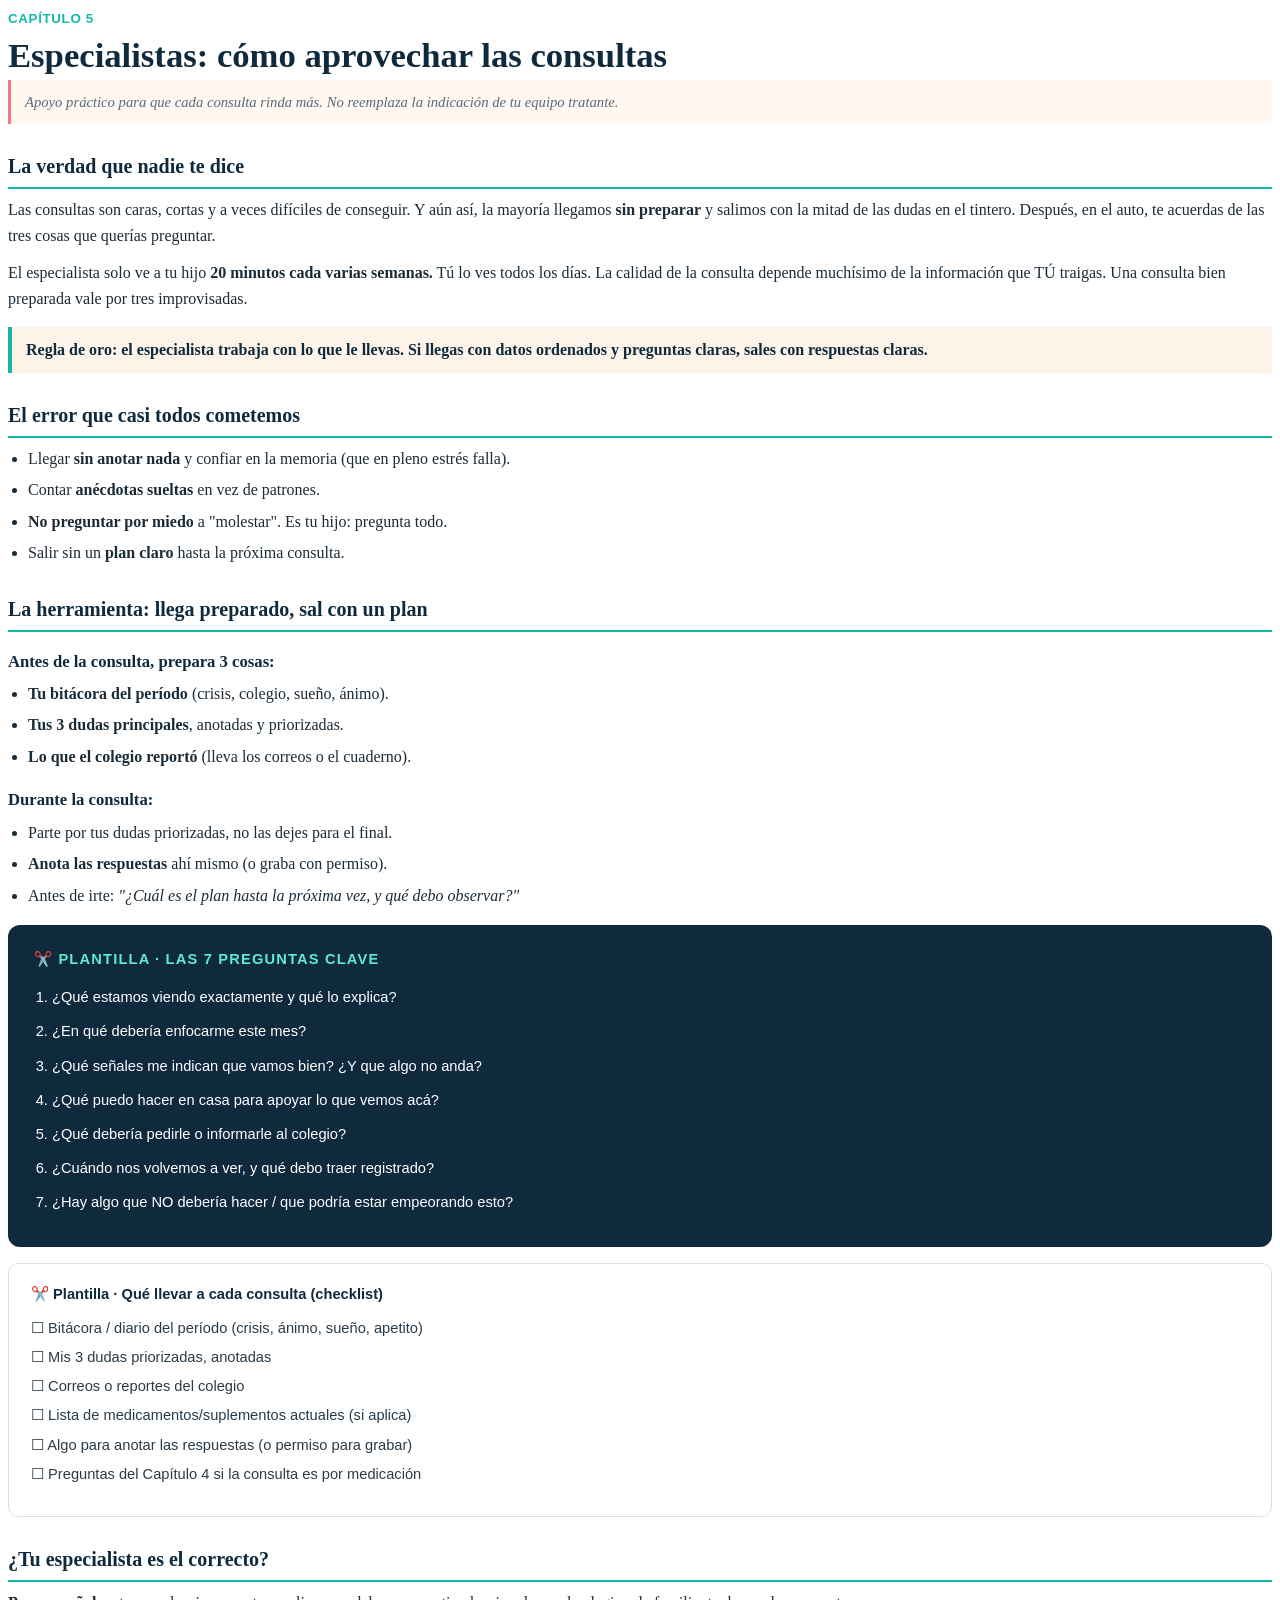
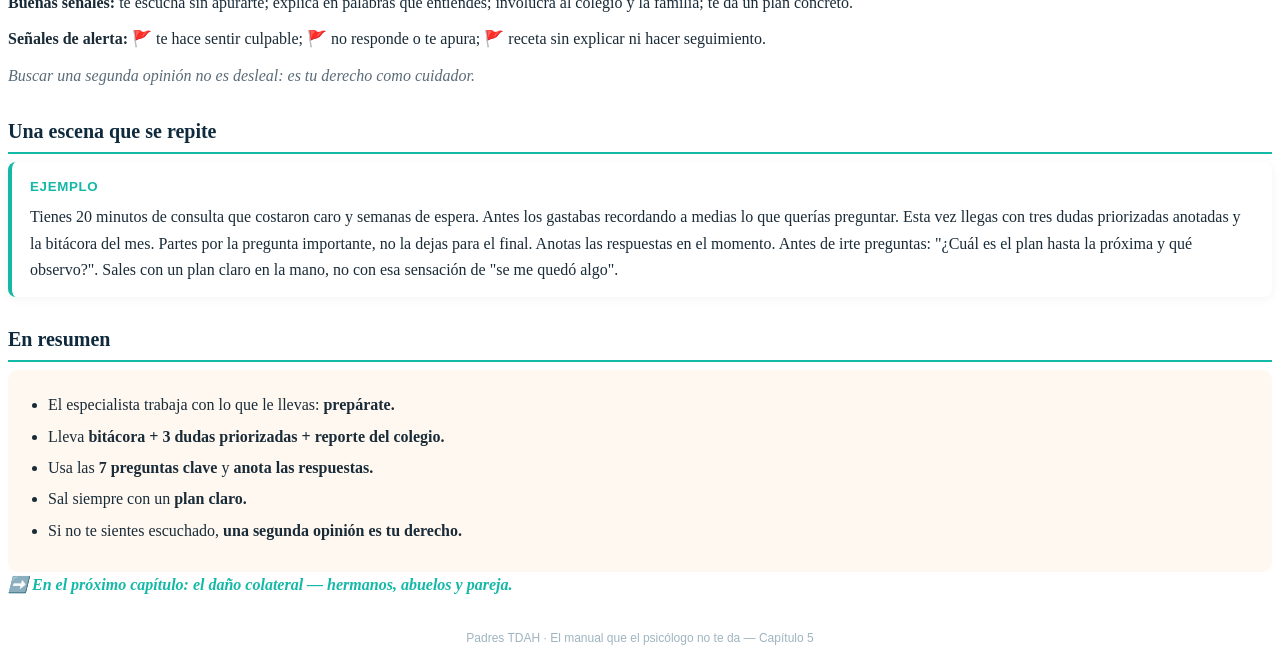
<file: manual/cap-05-especialistas.html>
<!DOCTYPE html>
<html lang="es"><head><meta charset="UTF-8"><link rel="stylesheet" href="estilo.css"></head>
<body>
<div class="kicker">Capítulo 5</div>
<h1>Especialistas: cómo aprovechar las consultas</h1>

<p class="nota">Apoyo práctico para que cada consulta rinda más. No reemplaza la indicación de tu equipo tratante.</p>

<h2>La verdad que nadie te dice</h2>
<p>Las consultas son caras, cortas y a veces difíciles de conseguir. Y aún así, la mayoría llegamos <strong>sin preparar</strong> y salimos con la mitad de las dudas en el tintero. Después, en el auto, te acuerdas de las tres cosas que querías preguntar.</p>
<p>El especialista solo ve a tu hijo <strong>20 minutos cada varias semanas.</strong> Tú lo ves todos los días. La calidad de la consulta depende muchísimo de la información que TÚ traigas. Una consulta bien preparada vale por tres improvisadas.</p>
<div class="oro">Regla de oro: el especialista trabaja con lo que le llevas. Si llegas con datos ordenados y preguntas claras, sales con respuestas claras.</div>

<h2>El error que casi todos cometemos</h2>
<ul>
<li>Llegar <strong>sin anotar nada</strong> y confiar en la memoria (que en pleno estrés falla).</li>
<li>Contar <strong>anécdotas sueltas</strong> en vez de patrones.</li>
<li><strong>No preguntar por miedo</strong> a "molestar". Es tu hijo: pregunta todo.</li>
<li>Salir sin un <strong>plan claro</strong> hasta la próxima consulta.</li>
</ul>

<h2>La herramienta: llega preparado, sal con un plan</h2>
<h3>Antes de la consulta, prepara 3 cosas:</h3>
<ul>
<li><strong>Tu bitácora del período</strong> (crisis, colegio, sueño, ánimo).</li>
<li><strong>Tus 3 dudas principales</strong>, anotadas y priorizadas.</li>
<li><strong>Lo que el colegio reportó</strong> (lleva los correos o el cuaderno).</li>
</ul>
<h3>Durante la consulta:</h3>
<ul>
<li>Parte por tus dudas priorizadas, no las dejes para el final.</li>
<li><strong>Anota las respuestas</strong> ahí mismo (o graba con permiso).</li>
<li>Antes de irte: <em>"¿Cuál es el plan hasta la próxima vez, y qué debo observar?"</em></li>
</ul>

<div class="plantilla">
  <div class="t">✂️ Plantilla · Las 7 preguntas clave</div>
  <ol>
    <li>¿Qué estamos viendo exactamente y qué lo explica?</li>
    <li>¿En qué debería enfocarme este mes?</li>
    <li>¿Qué señales me indican que vamos bien? ¿Y que algo no anda?</li>
    <li>¿Qué puedo hacer en casa para apoyar lo que vemos acá?</li>
    <li>¿Qué debería pedirle o informarle al colegio?</li>
    <li>¿Cuándo nos volvemos a ver, y qué debo traer registrado?</li>
    <li>¿Hay algo que NO debería hacer / que podría estar empeorando esto?</li>
  </ol>
</div>

<div class="email">
  <div style="font-weight:bold;color:#0F2A3D;margin-bottom:10px;">✂️ Plantilla · Qué llevar a cada consulta (checklist)</div>
  <ul style="list-style:none;padding-left:0;">
    <li>☐ Bitácora / diario del período (crisis, ánimo, sueño, apetito)</li>
    <li>☐ Mis 3 dudas priorizadas, anotadas</li>
    <li>☐ Correos o reportes del colegio</li>
    <li>☐ Lista de medicamentos/suplementos actuales (si aplica)</li>
    <li>☐ Algo para anotar las respuestas (o permiso para grabar)</li>
    <li>☐ Preguntas del Capítulo 4 si la consulta es por medicación</li>
  </ul>
</div>

<h2>¿Tu especialista es el correcto?</h2>
<p><strong>Buenas señales:</strong> te escucha sin apurarte; explica en palabras que entiendes; involucra al colegio y la familia; te da un plan concreto.</p>
<p><strong>Señales de alerta:</strong> 🚩 te hace sentir culpable; 🚩 no responde o te apura; 🚩 receta sin explicar ni hacer seguimiento.</p>
<p style="font-style:italic;color:#5a6b78;">Buscar una segunda opinión no es desleal: es tu derecho como cuidador.</p>

<h2>Una escena que se repite</h2>
<div class="escena"><span class="e-lbl">Ejemplo</span>Tienes 20 minutos de consulta que costaron caro y semanas de espera. Antes los gastabas recordando a medias lo que querías preguntar. Esta vez llegas con tres dudas priorizadas anotadas y la bitácora del mes. Partes por la pregunta importante, no la dejas para el final. Anotas las respuestas en el momento. Antes de irte preguntas: "¿Cuál es el plan hasta la próxima y qué observo?". Sales con un plan claro en la mano, no con esa sensación de "se me quedó algo".</div>

<h2>En resumen</h2>
<div class="resumen">
<ul>
<li>El especialista trabaja con lo que le llevas: <strong>prepárate.</strong></li>
<li>Lleva <strong>bitácora + 3 dudas priorizadas + reporte del colegio.</strong></li>
<li>Usa las <strong>7 preguntas clave</strong> y <strong>anota las respuestas.</strong></li>
<li>Sal siempre con un <strong>plan claro.</strong></li>
<li>Si no te sientes escuchado, <strong>una segunda opinión es tu derecho.</strong></li>
</ul>
</div>
<p class="next">➡️ En el próximo capítulo: el daño colateral — hermanos, abuelos y pareja.</p>

<div class="pagefoot">Padres TDAH · El manual que el psicólogo no te da — Capítulo 5</div>
</body></html>
</file>
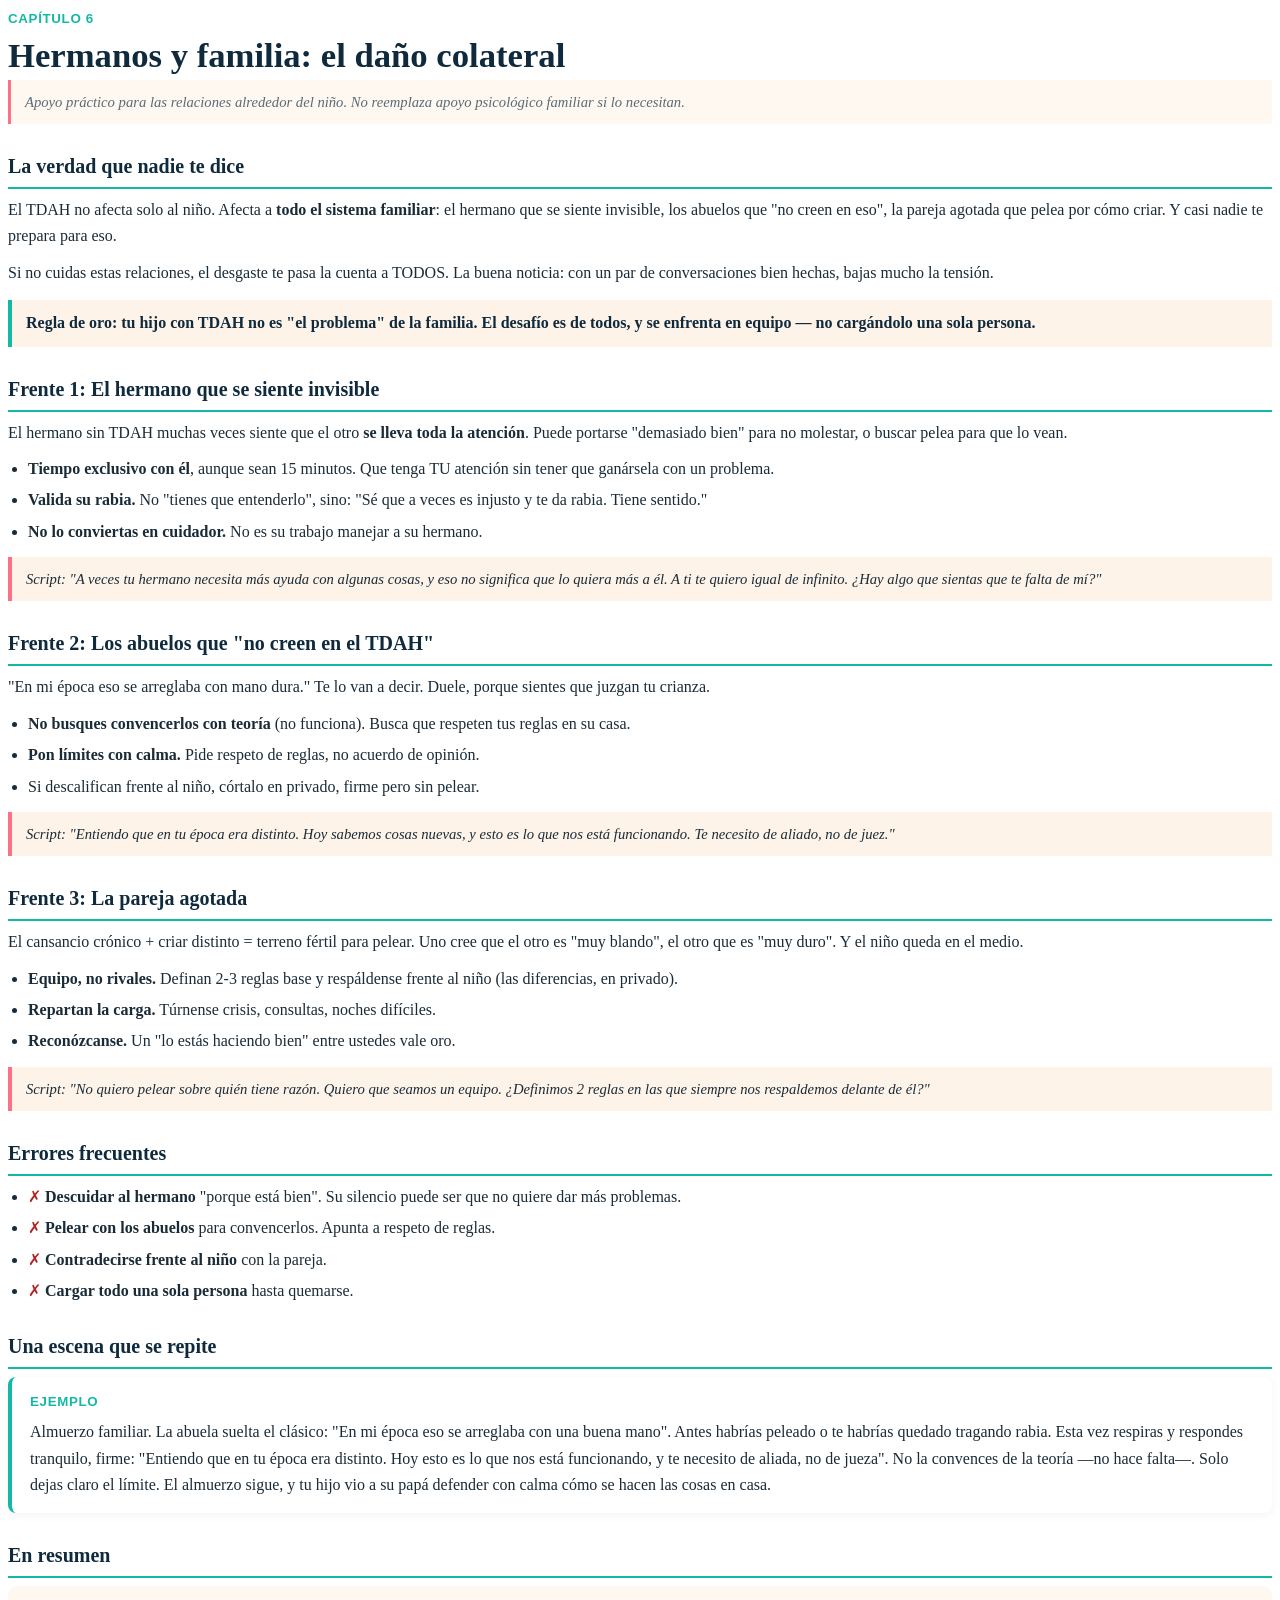
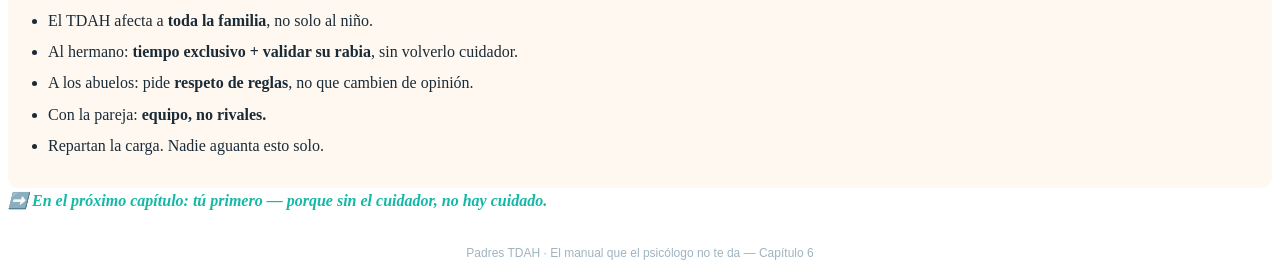
<file: manual/cap-06-hermanos-familia.html>
<!DOCTYPE html>
<html lang="es"><head><meta charset="UTF-8"><link rel="stylesheet" href="estilo.css">
<style> .script { background:#FEF3E8; border-left:4px solid #FB7185; padding:10px 14px; font-style:italic; margin:10px 0; font-size:11pt; } </style></head>
<body>
<div class="kicker">Capítulo 6</div>
<h1>Hermanos y familia: el daño colateral</h1>

<p class="nota">Apoyo práctico para las relaciones alrededor del niño. No reemplaza apoyo psicológico familiar si lo necesitan.</p>

<h2>La verdad que nadie te dice</h2>
<p>El TDAH no afecta solo al niño. Afecta a <strong>todo el sistema familiar</strong>: el hermano que se siente invisible, los abuelos que "no creen en eso", la pareja agotada que pelea por cómo criar. Y casi nadie te prepara para eso.</p>
<p>Si no cuidas estas relaciones, el desgaste te pasa la cuenta a TODOS. La buena noticia: con un par de conversaciones bien hechas, bajas mucho la tensión.</p>
<div class="oro">Regla de oro: tu hijo con TDAH no es "el problema" de la familia. El desafío es de todos, y se enfrenta en equipo — no cargándolo una sola persona.</div>

<h2>Frente 1: El hermano que se siente invisible</h2>
<p>El hermano sin TDAH muchas veces siente que el otro <strong>se lleva toda la atención</strong>. Puede portarse "demasiado bien" para no molestar, o buscar pelea para que lo vean.</p>
<ul>
<li><strong>Tiempo exclusivo con él</strong>, aunque sean 15 minutos. Que tenga TU atención sin tener que ganársela con un problema.</li>
<li><strong>Valida su rabia.</strong> No "tienes que entenderlo", sino: "Sé que a veces es injusto y te da rabia. Tiene sentido."</li>
<li><strong>No lo conviertas en cuidador.</strong> No es su trabajo manejar a su hermano.</li>
</ul>
<div class="script">Script: "A veces tu hermano necesita más ayuda con algunas cosas, y eso no significa que lo quiera más a él. A ti te quiero igual de infinito. ¿Hay algo que sientas que te falta de mí?"</div>

<h2>Frente 2: Los abuelos que "no creen en el TDAH"</h2>
<p>"En mi época eso se arreglaba con mano dura." Te lo van a decir. Duele, porque sientes que juzgan tu crianza.</p>
<ul>
<li><strong>No busques convencerlos con teoría</strong> (no funciona). Busca que respeten tus reglas en su casa.</li>
<li><strong>Pon límites con calma.</strong> Pide respeto de reglas, no acuerdo de opinión.</li>
<li>Si descalifican frente al niño, córtalo en privado, firme pero sin pelear.</li>
</ul>
<div class="script">Script: "Entiendo que en tu época era distinto. Hoy sabemos cosas nuevas, y esto es lo que nos está funcionando. Te necesito de aliado, no de juez."</div>

<h2>Frente 3: La pareja agotada</h2>
<p>El cansancio crónico + criar distinto = terreno fértil para pelear. Uno cree que el otro es "muy blando", el otro que es "muy duro". Y el niño queda en el medio.</p>
<ul>
<li><strong>Equipo, no rivales.</strong> Definan 2-3 reglas base y respáldense frente al niño (las diferencias, en privado).</li>
<li><strong>Repartan la carga.</strong> Túrnense crisis, consultas, noches difíciles.</li>
<li><strong>Reconózcanse.</strong> Un "lo estás haciendo bien" entre ustedes vale oro.</li>
</ul>
<div class="script">Script: "No quiero pelear sobre quién tiene razón. Quiero que seamos un equipo. ¿Definimos 2 reglas en las que siempre nos respaldemos delante de él?"</div>

<h2>Errores frecuentes</h2>
<ul>
<li><span class="err">✗</span> <strong>Descuidar al hermano</strong> "porque está bien". Su silencio puede ser que no quiere dar más problemas.</li>
<li><span class="err">✗</span> <strong>Pelear con los abuelos</strong> para convencerlos. Apunta a respeto de reglas.</li>
<li><span class="err">✗</span> <strong>Contradecirse frente al niño</strong> con la pareja.</li>
<li><span class="err">✗</span> <strong>Cargar todo una sola persona</strong> hasta quemarse.</li>
</ul>

<h2>Una escena que se repite</h2>
<div class="escena"><span class="e-lbl">Ejemplo</span>Almuerzo familiar. La abuela suelta el clásico: "En mi época eso se arreglaba con una buena mano". Antes habrías peleado o te habrías quedado tragando rabia. Esta vez respiras y respondes tranquilo, firme: "Entiendo que en tu época era distinto. Hoy esto es lo que nos está funcionando, y te necesito de aliada, no de jueza". No la convences de la teoría —no hace falta—. Solo dejas claro el límite. El almuerzo sigue, y tu hijo vio a su papá defender con calma cómo se hacen las cosas en casa.</div>

<h2>En resumen</h2>
<div class="resumen">
<ul>
<li>El TDAH afecta a <strong>toda la familia</strong>, no solo al niño.</li>
<li>Al hermano: <strong>tiempo exclusivo + validar su rabia</strong>, sin volverlo cuidador.</li>
<li>A los abuelos: pide <strong>respeto de reglas</strong>, no que cambien de opinión.</li>
<li>Con la pareja: <strong>equipo, no rivales.</strong></li>
<li>Repartan la carga. Nadie aguanta esto solo.</li>
</ul>
</div>
<p class="next">➡️ En el próximo capítulo: tú primero — porque sin el cuidador, no hay cuidado.</p>

<div class="pagefoot">Padres TDAH · El manual que el psicólogo no te da — Capítulo 6</div>
</body></html>
</file>
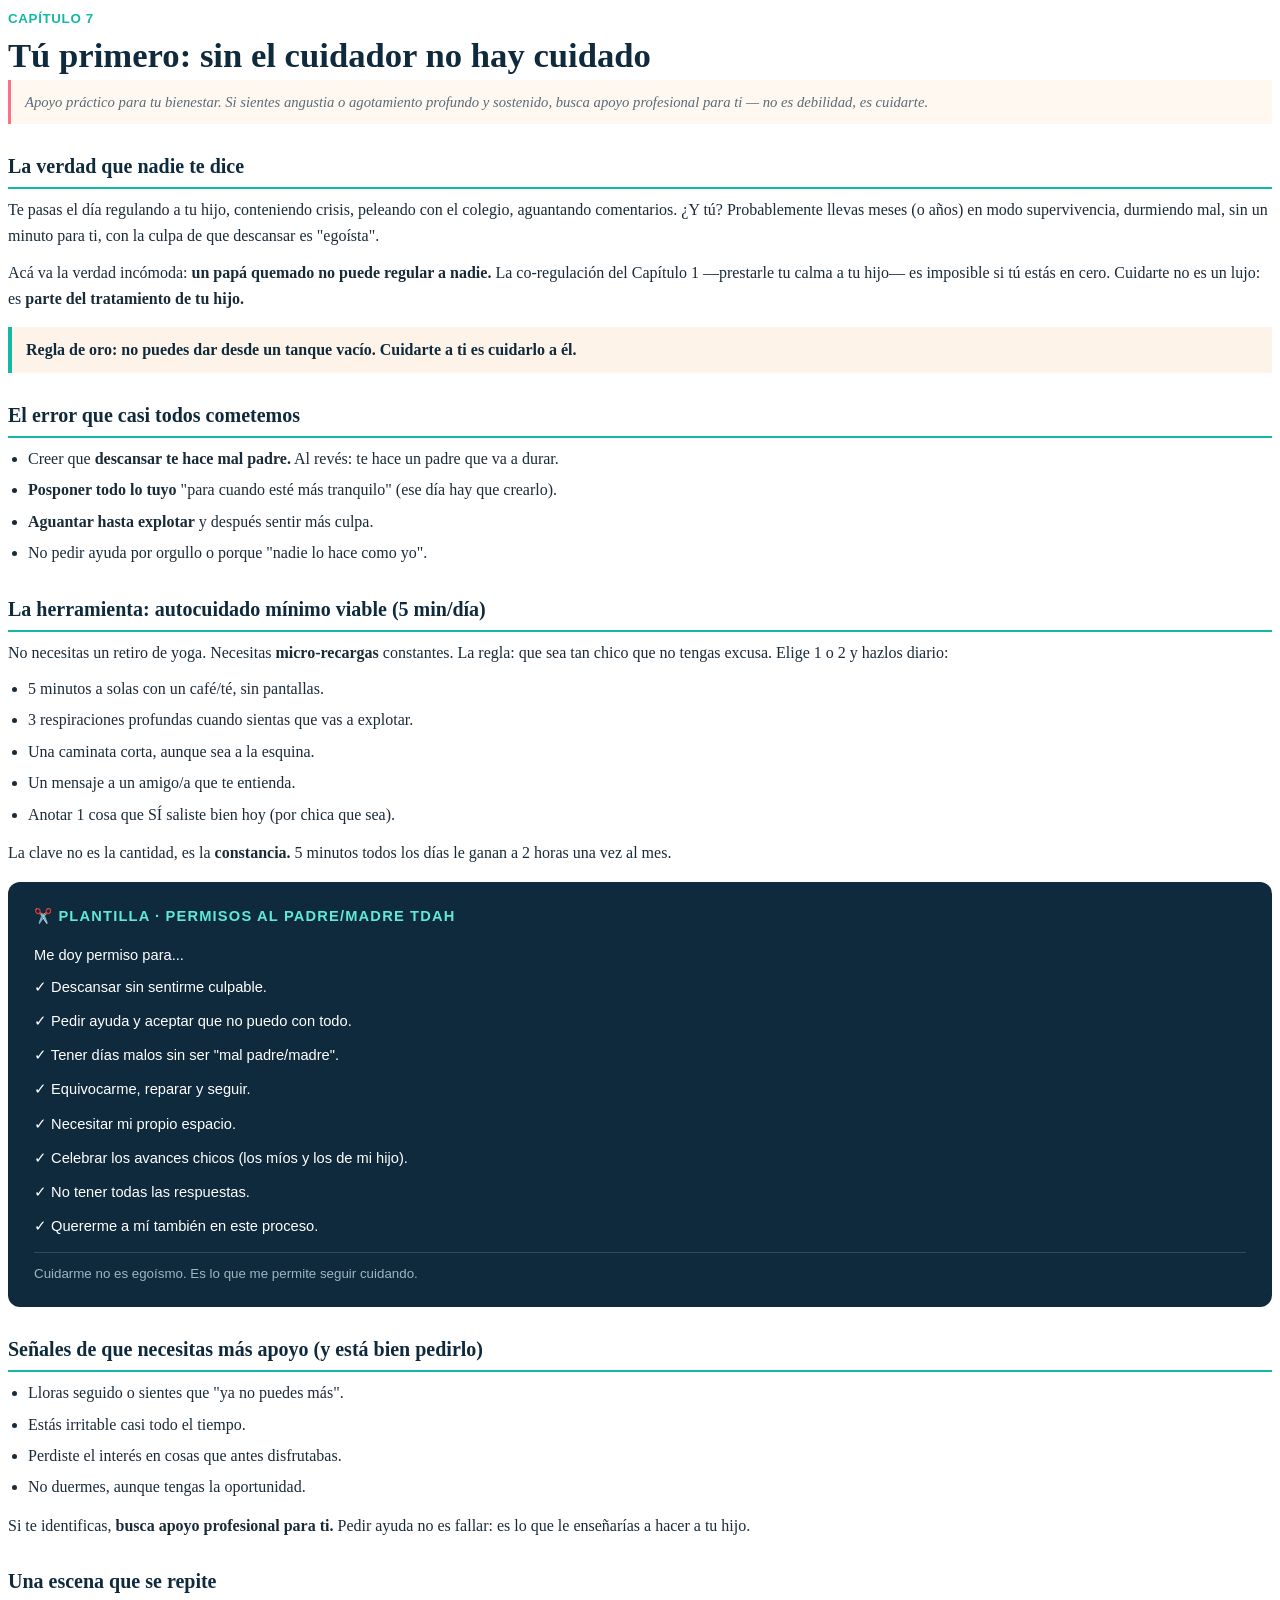
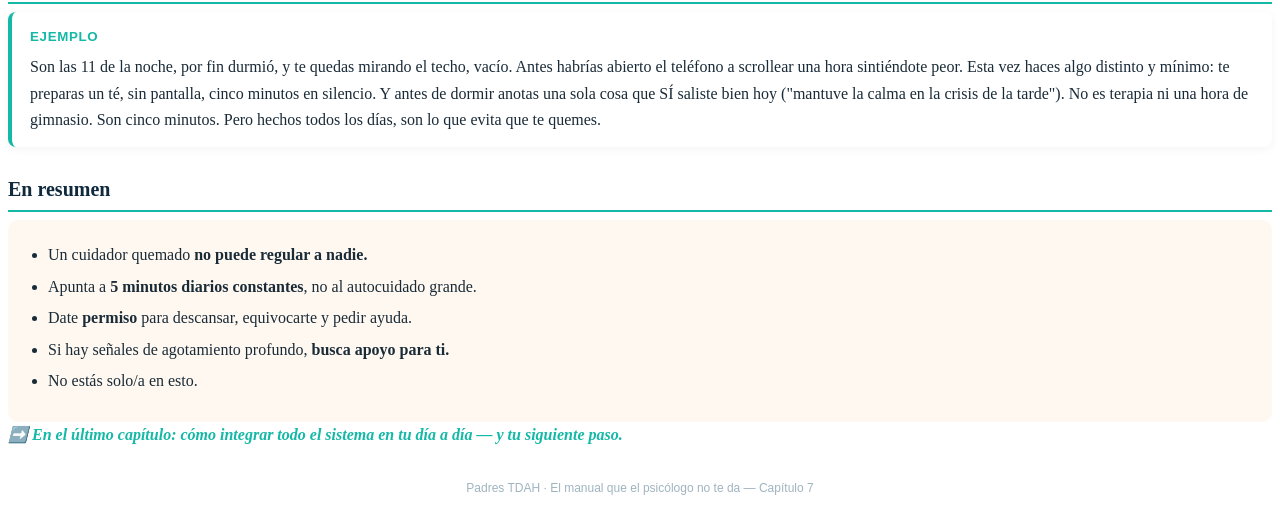
<file: manual/cap-07-tu-primero.html>
<!DOCTYPE html>
<html lang="es"><head><meta charset="UTF-8"><link rel="stylesheet" href="estilo.css"></head>
<body>
<div class="kicker">Capítulo 7</div>
<h1>Tú primero: sin el cuidador no hay cuidado</h1>

<p class="nota">Apoyo práctico para tu bienestar. Si sientes angustia o agotamiento profundo y sostenido, busca apoyo profesional para ti — no es debilidad, es cuidarte.</p>

<h2>La verdad que nadie te dice</h2>
<p>Te pasas el día regulando a tu hijo, conteniendo crisis, peleando con el colegio, aguantando comentarios. ¿Y tú? Probablemente llevas meses (o años) en modo supervivencia, durmiendo mal, sin un minuto para ti, con la culpa de que descansar es "egoísta".</p>
<p>Acá va la verdad incómoda: <strong>un papá quemado no puede regular a nadie.</strong> La co-regulación del Capítulo 1 —prestarle tu calma a tu hijo— es imposible si tú estás en cero. Cuidarte no es un lujo: es <strong>parte del tratamiento de tu hijo.</strong></p>
<div class="oro">Regla de oro: no puedes dar desde un tanque vacío. Cuidarte a ti es cuidarlo a él.</div>

<h2>El error que casi todos cometemos</h2>
<ul>
<li>Creer que <strong>descansar te hace mal padre.</strong> Al revés: te hace un padre que va a durar.</li>
<li><strong>Posponer todo lo tuyo</strong> "para cuando esté más tranquilo" (ese día hay que crearlo).</li>
<li><strong>Aguantar hasta explotar</strong> y después sentir más culpa.</li>
<li>No pedir ayuda por orgullo o porque "nadie lo hace como yo".</li>
</ul>

<h2>La herramienta: autocuidado mínimo viable (5 min/día)</h2>
<p>No necesitas un retiro de yoga. Necesitas <strong>micro-recargas</strong> constantes. La regla: que sea tan chico que no tengas excusa. Elige 1 o 2 y hazlos diario:</p>
<ul>
<li>5 minutos a solas con un café/té, sin pantallas.</li>
<li>3 respiraciones profundas cuando sientas que vas a explotar.</li>
<li>Una caminata corta, aunque sea a la esquina.</li>
<li>Un mensaje a un amigo/a que te entienda.</li>
<li>Anotar 1 cosa que SÍ saliste bien hoy (por chica que sea).</li>
</ul>
<p>La clave no es la cantidad, es la <strong>constancia.</strong> 5 minutos todos los días le ganan a 2 horas una vez al mes.</p>

<div class="plantilla">
  <div class="t">✂️ Plantilla · Permisos al padre/madre TDAH</div>
  <p style="margin:0 0 8px;font-size:11pt;">Me doy permiso para...</p>
  <ul style="list-style:none;padding-left:0;">
    <li>✓ Descansar sin sentirme culpable.</li>
    <li>✓ Pedir ayuda y aceptar que no puedo con todo.</li>
    <li>✓ Tener días malos sin ser "mal padre/madre".</li>
    <li>✓ Equivocarme, reparar y seguir.</li>
    <li>✓ Necesitar mi propio espacio.</li>
    <li>✓ Celebrar los avances chicos (los míos y los de mi hijo).</li>
    <li>✓ No tener todas las respuestas.</li>
    <li>✓ Quererme a mí también en este proceso.</li>
  </ul>
  <div class="foot">Cuidarme no es egoísmo. Es lo que me permite seguir cuidando.</div>
</div>

<h2>Señales de que necesitas más apoyo (y está bien pedirlo)</h2>
<ul>
<li>Lloras seguido o sientes que "ya no puedes más".</li>
<li>Estás irritable casi todo el tiempo.</li>
<li>Perdiste el interés en cosas que antes disfrutabas.</li>
<li>No duermes, aunque tengas la oportunidad.</li>
</ul>
<p>Si te identificas, <strong>busca apoyo profesional para ti.</strong> Pedir ayuda no es fallar: es lo que le enseñarías a hacer a tu hijo.</p>

<h2>Una escena que se repite</h2>
<div class="escena"><span class="e-lbl">Ejemplo</span>Son las 11 de la noche, por fin durmió, y te quedas mirando el techo, vacío. Antes habrías abierto el teléfono a scrollear una hora sintiéndote peor. Esta vez haces algo distinto y mínimo: te preparas un té, sin pantalla, cinco minutos en silencio. Y antes de dormir anotas una sola cosa que SÍ saliste bien hoy ("mantuve la calma en la crisis de la tarde"). No es terapia ni una hora de gimnasio. Son cinco minutos. Pero hechos todos los días, son lo que evita que te quemes.</div>

<h2>En resumen</h2>
<div class="resumen">
<ul>
<li>Un cuidador quemado <strong>no puede regular a nadie.</strong></li>
<li>Apunta a <strong>5 minutos diarios constantes</strong>, no al autocuidado grande.</li>
<li>Date <strong>permiso</strong> para descansar, equivocarte y pedir ayuda.</li>
<li>Si hay señales de agotamiento profundo, <strong>busca apoyo para ti.</strong></li>
<li>No estás solo/a en esto.</li>
</ul>
</div>
<p class="next">➡️ En el último capítulo: cómo integrar todo el sistema en tu día a día — y tu siguiente paso.</p>

<div class="pagefoot">Padres TDAH · El manual que el psicólogo no te da — Capítulo 7</div>
</body></html>
</file>
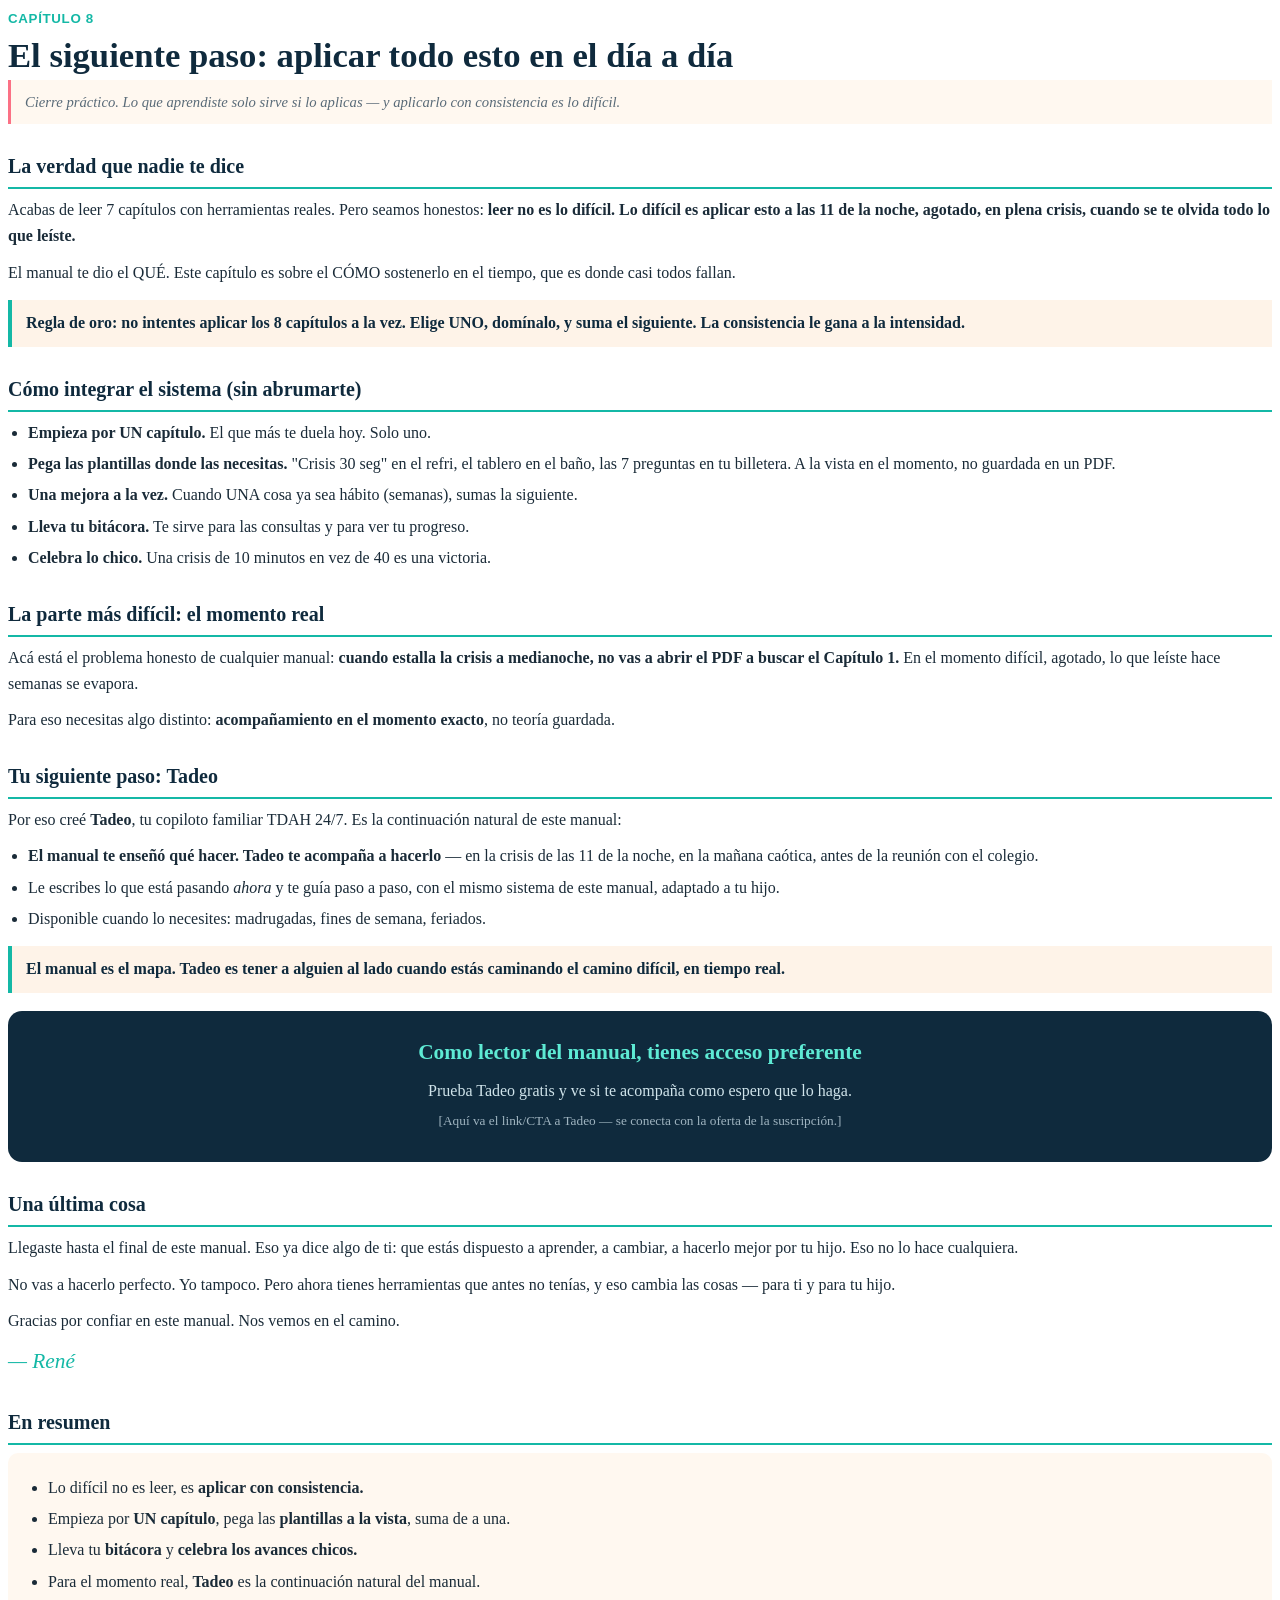
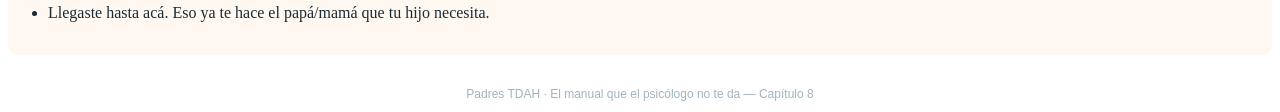
<file: manual/cap-08-siguiente-paso.html>
<!DOCTYPE html>
<html lang="es"><head><meta charset="UTF-8"><link rel="stylesheet" href="estilo.css">
<style> .cta { background:#0F2A3D; color:#fff; border-radius:14px; padding:24px 28px; text-align:center; margin:18px 0; }
  .cta h3 { color:#5EEAD4; margin:0 0 8px; font-size:16pt; }
  .cta p { color:#cfe3ea; margin:0 0 6px; } </style></head>
<body>
<div class="kicker">Capítulo 8</div>
<h1>El siguiente paso: aplicar todo esto en el día a día</h1>

<p class="nota">Cierre práctico. Lo que aprendiste solo sirve si lo aplicas — y aplicarlo con consistencia es lo difícil.</p>

<h2>La verdad que nadie te dice</h2>
<p>Acabas de leer 7 capítulos con herramientas reales. Pero seamos honestos: <strong>leer no es lo difícil. Lo difícil es aplicar esto a las 11 de la noche, agotado, en plena crisis, cuando se te olvida todo lo que leíste.</strong></p>
<p>El manual te dio el QUÉ. Este capítulo es sobre el CÓMO sostenerlo en el tiempo, que es donde casi todos fallan.</p>
<div class="oro">Regla de oro: no intentes aplicar los 8 capítulos a la vez. Elige UNO, domínalo, y suma el siguiente. La consistencia le gana a la intensidad.</div>

<h2>Cómo integrar el sistema (sin abrumarte)</h2>
<ul>
<li><strong>Empieza por UN capítulo.</strong> El que más te duela hoy. Solo uno.</li>
<li><strong>Pega las plantillas donde las necesitas.</strong> "Crisis 30 seg" en el refri, el tablero en el baño, las 7 preguntas en tu billetera. A la vista en el momento, no guardada en un PDF.</li>
<li><strong>Una mejora a la vez.</strong> Cuando UNA cosa ya sea hábito (semanas), sumas la siguiente.</li>
<li><strong>Lleva tu bitácora.</strong> Te sirve para las consultas y para ver tu progreso.</li>
<li><strong>Celebra lo chico.</strong> Una crisis de 10 minutos en vez de 40 es una victoria.</li>
</ul>

<h2>La parte más difícil: el momento real</h2>
<p>Acá está el problema honesto de cualquier manual: <strong>cuando estalla la crisis a medianoche, no vas a abrir el PDF a buscar el Capítulo 1.</strong> En el momento difícil, agotado, lo que leíste hace semanas se evapora.</p>
<p>Para eso necesitas algo distinto: <strong>acompañamiento en el momento exacto</strong>, no teoría guardada.</p>

<h2>Tu siguiente paso: Tadeo</h2>
<p>Por eso creé <strong>Tadeo</strong>, tu copiloto familiar TDAH 24/7. Es la continuación natural de este manual:</p>
<ul>
<li><strong>El manual te enseñó qué hacer. Tadeo te acompaña a hacerlo</strong> — en la crisis de las 11 de la noche, en la mañana caótica, antes de la reunión con el colegio.</li>
<li>Le escribes lo que está pasando <em>ahora</em> y te guía paso a paso, con el mismo sistema de este manual, adaptado a tu hijo.</li>
<li>Disponible cuando lo necesites: madrugadas, fines de semana, feriados.</li>
</ul>
<div class="oro">El manual es el mapa. Tadeo es tener a alguien al lado cuando estás caminando el camino difícil, en tiempo real.</div>

<div class="cta">
  <h3>Como lector del manual, tienes acceso preferente</h3>
  <p>Prueba Tadeo gratis y ve si te acompaña como espero que lo haga.</p>
  <p style="font-size:10pt;color:#9fb4c0;">[Aquí va el link/CTA a Tadeo — se conecta con la oferta de la suscripción.]</p>
</div>

<h2>Una última cosa</h2>
<p>Llegaste hasta el final de este manual. Eso ya dice algo de ti: que estás dispuesto a aprender, a cambiar, a hacerlo mejor por tu hijo. Eso no lo hace cualquiera.</p>
<p>No vas a hacerlo perfecto. Yo tampoco. Pero ahora tienes herramientas que antes no tenías, y eso cambia las cosas — para ti y para tu hijo.</p>
<p>Gracias por confiar en este manual. Nos vemos en el camino.</p>
<p style="font-family:'Instrument Serif',Georgia,serif;font-style:italic;font-size:16pt;color:#14B8A6;">— René</p>

<h2>En resumen</h2>
<div class="resumen">
<ul>
<li>Lo difícil no es leer, es <strong>aplicar con consistencia.</strong></li>
<li>Empieza por <strong>UN capítulo</strong>, pega las <strong>plantillas a la vista</strong>, suma de a una.</li>
<li>Lleva tu <strong>bitácora</strong> y <strong>celebra los avances chicos.</strong></li>
<li>Para el momento real, <strong>Tadeo</strong> es la continuación natural del manual.</li>
<li>Llegaste hasta acá. Eso ya te hace el papá/mamá que tu hijo necesita.</li>
</ul>
</div>

<div class="pagefoot">Padres TDAH · El manual que el psicólogo no te da — Capítulo 8</div>
</body></html>
</file>
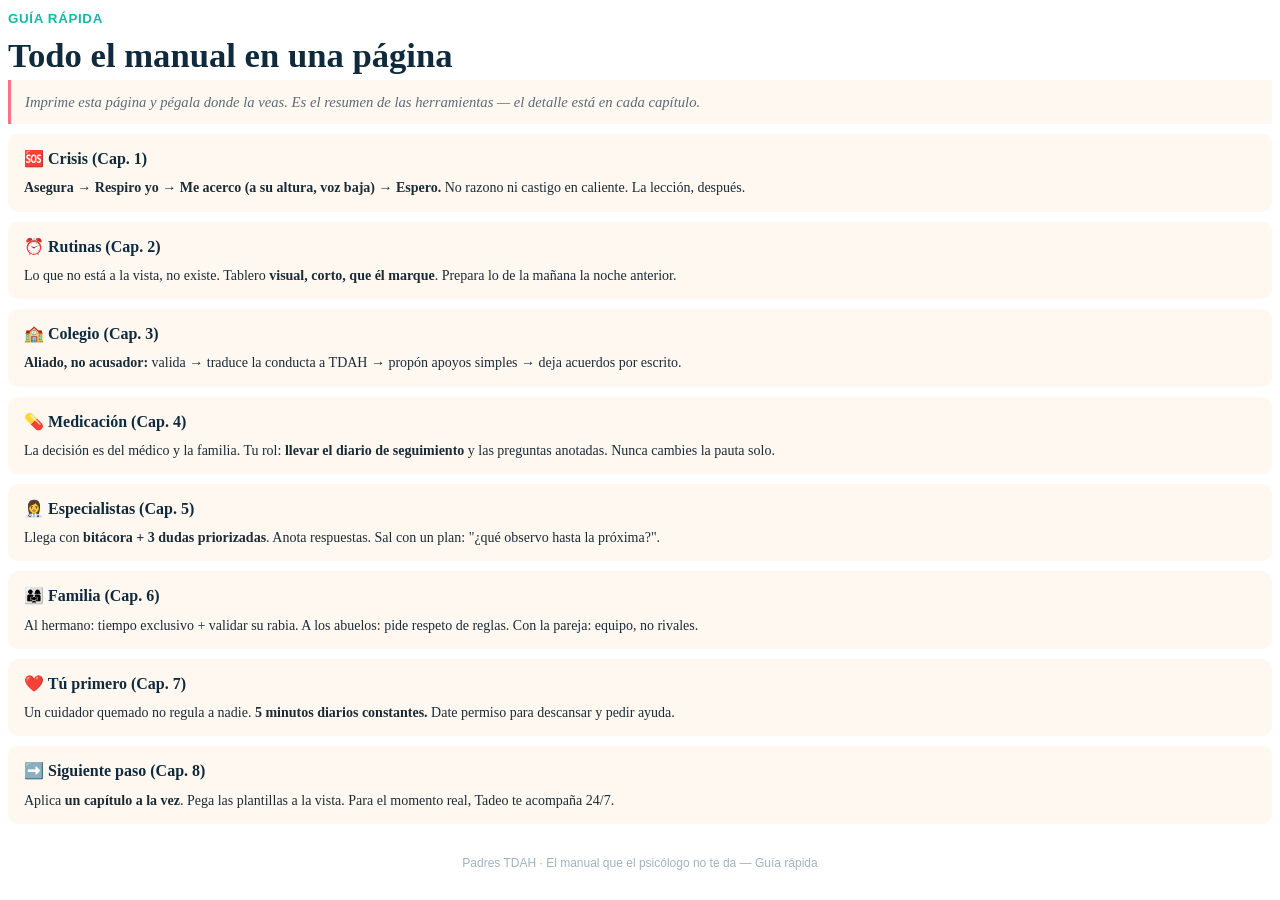
<file: manual/guia-rapida.html>
<!DOCTYPE html>
<html lang="es"><head><meta charset="UTF-8"><link rel="stylesheet" href="estilo.css">
<style> .mini { background:#FFF8F0; border-radius:10px; padding:12px 16px; margin-bottom:10px; }
  .mini h3 { margin:0 0 4px; color:#0F2A3D; font-size:12pt; }
  .mini p, .mini ul { margin:0; font-size:10.5pt; } .mini ul{padding-left:18px;} </style></head>
<body>
<div class="kicker">Guía rápida</div>
<h1>Todo el manual en una página</h1>
<p class="nota">Imprime esta página y pégala donde la veas. Es el resumen de las herramientas — el detalle está en cada capítulo.</p>

<div class="mini">
  <h3>🆘 Crisis (Cap. 1)</h3>
  <p><strong>Asegura → Respiro yo → Me acerco (a su altura, voz baja) → Espero.</strong> No razono ni castigo en caliente. La lección, después.</p>
</div>
<div class="mini">
  <h3>⏰ Rutinas (Cap. 2)</h3>
  <p>Lo que no está a la vista, no existe. Tablero <strong>visual, corto, que él marque</strong>. Prepara lo de la mañana la noche anterior.</p>
</div>
<div class="mini">
  <h3>🏫 Colegio (Cap. 3)</h3>
  <p><strong>Aliado, no acusador:</strong> valida → traduce la conducta a TDAH → propón apoyos simples → deja acuerdos por escrito.</p>
</div>
<div class="mini">
  <h3>💊 Medicación (Cap. 4)</h3>
  <p>La decisión es del médico y la familia. Tu rol: <strong>llevar el diario de seguimiento</strong> y las preguntas anotadas. Nunca cambies la pauta solo.</p>
</div>
<div class="mini">
  <h3>👩‍⚕️ Especialistas (Cap. 5)</h3>
  <p>Llega con <strong>bitácora + 3 dudas priorizadas</strong>. Anota respuestas. Sal con un plan: "¿qué observo hasta la próxima?".</p>
</div>
<div class="mini">
  <h3>👨‍👩‍👧 Familia (Cap. 6)</h3>
  <p>Al hermano: tiempo exclusivo + validar su rabia. A los abuelos: pide respeto de reglas. Con la pareja: equipo, no rivales.</p>
</div>
<div class="mini">
  <h3>❤️ Tú primero (Cap. 7)</h3>
  <p>Un cuidador quemado no regula a nadie. <strong>5 minutos diarios constantes.</strong> Date permiso para descansar y pedir ayuda.</p>
</div>
<div class="mini">
  <h3>➡️ Siguiente paso (Cap. 8)</h3>
  <p>Aplica <strong>un capítulo a la vez</strong>. Pega las plantillas a la vista. Para el momento real, Tadeo te acompaña 24/7.</p>
</div>

<div class="pagefoot">Padres TDAH · El manual que el psicólogo no te da — Guía rápida</div>
</body></html>
</file>
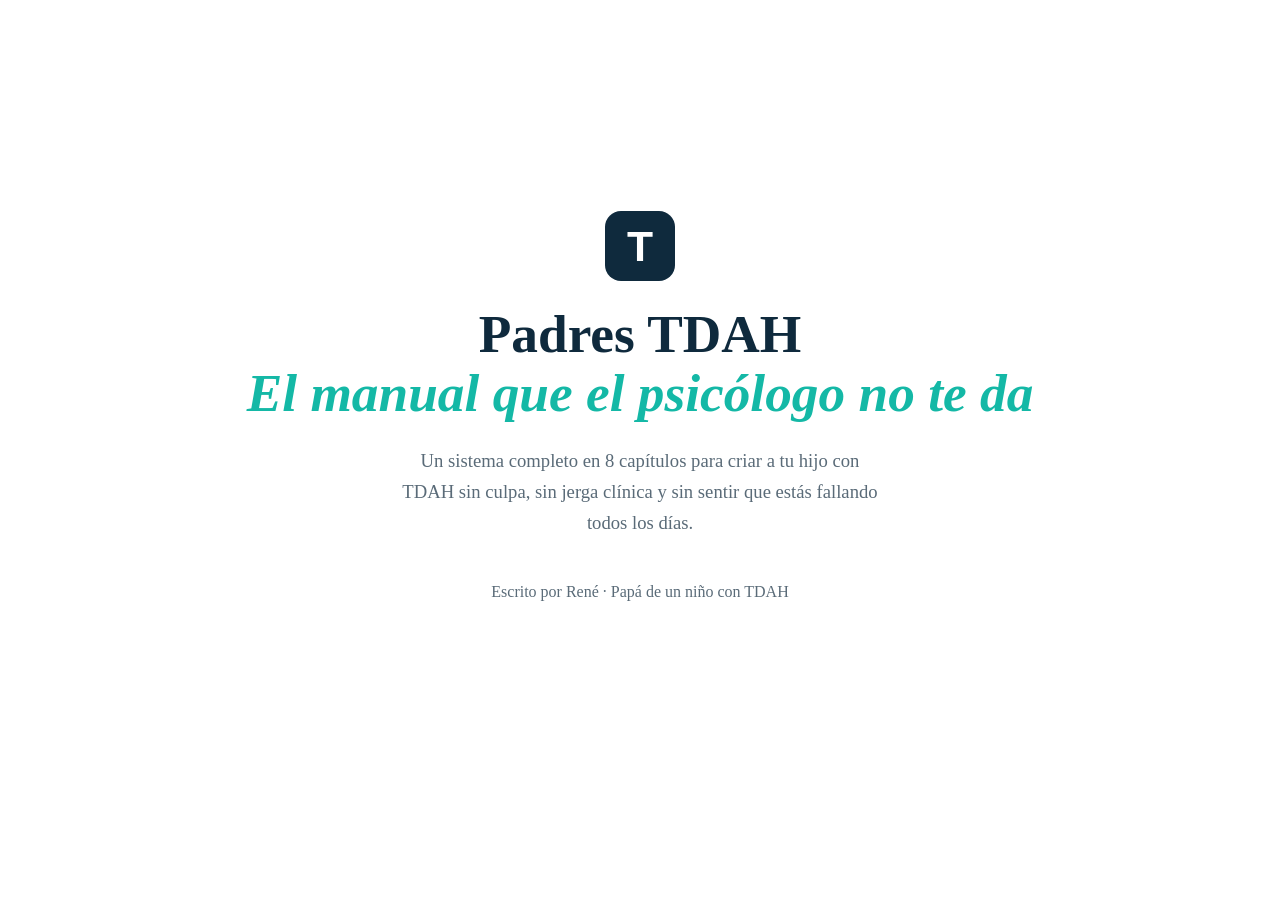
<file: manual/portada.html>
<!DOCTYPE html>
<html lang="es"><head><meta charset="UTF-8"><link rel="stylesheet" href="estilo.css">
<style>
  body { display:flex; flex-direction:column; justify-content:center; min-height:90vh; text-align:center; }
  .logo { width:70px;height:70px;border-radius:16px;background:#0F2A3D;color:#fff;display:flex;align-items:center;justify-content:center;font-weight:bold;font-size:32pt;margin:0 auto 24px;font-family:Arial,sans-serif; }
  .big { font-size:40pt; line-height:1.1; margin:0 0 10px; }
  .it { font-family:'Instrument Serif',Georgia,serif; font-style:italic; color:#14B8A6; }
  .sub { font-size:14pt; color:#5a6b78; max-width:480px; margin:14px auto 0; }
  .by { margin-top:40px; font-size:12pt; color:#5a6b78; }
</style></head>
<body>
  <div class="logo">T</div>
  <h1 class="big">Padres TDAH<br><span class="it">El manual que el psicólogo no te da</span></h1>
  <p class="sub">Un sistema completo en 8 capítulos para criar a tu hijo con TDAH sin culpa, sin jerga clínica y sin sentir que estás fallando todos los días.</p>
  <p class="by">Escrito por René · Papá de un niño con TDAH</p>
</body></html>
</file>
<file: manual/estilo.css>
/* Estilo compartido del Manual TDAH — edita aquí para cambiar el diseño de TODOS los capítulos */
@page { margin: 22mm 18mm; }
* { box-sizing: border-box; }
body { font-family: Georgia, 'Times New Roman', serif; color: #1a2b38; line-height: 1.65; font-size: 12pt; }
h1 { font-size: 26pt; color: #0F2A3D; line-height: 1.15; margin: 0 0 4px; }
.kicker { color: #14B8A6; font-weight: bold; letter-spacing: .05em; text-transform: uppercase; font-size: 10pt; font-family: Arial, sans-serif; margin-bottom: 6px; }
h2 { font-size: 15pt; color: #0F2A3D; margin: 26px 0 8px; border-bottom: 2px solid #14B8A6; padding-bottom: 4px; }
h3 { font-size: 12.5pt; color: #0F2A3D; margin: 16px 0 4px; }
p { margin: 0 0 10px; }
.nota { font-style: italic; color: #5a6b78; background: #FFF8F0; border-left: 3px solid #FB7185; padding: 10px 14px; font-size: 11pt; }
.oro { background: #FEF3E8; border-left: 4px solid #14B8A6; padding: 10px 14px; font-weight: bold; color: #0F2A3D; margin: 14px 0; }
ul { margin: 6px 0 12px; padding-left: 20px; }
li { margin-bottom: 5px; }
.pasos h3 { color: #14B8A6; }
.plantilla { background: #0F2A3D; color: #fff; border-radius: 12px; padding: 22px 26px; margin: 16px 0; font-family: Arial, sans-serif; }
.plantilla .t { color: #5EEAD4; font-weight: bold; letter-spacing: .08em; font-size: 11pt; margin-bottom: 14px; text-transform: uppercase; }
.plantilla ol, .plantilla ul { margin: 0; padding-left: 18px; }
.plantilla li { margin-bottom: 10px; font-size: 11pt; }
.plantilla .foot { margin-top: 14px; font-size: 10pt; color: #9fb4c0; border-top: 1px solid rgba(255,255,255,.15); padding-top: 10px; }
.email { background: #fff; border: 1px solid #d9e0e5; border-radius: 10px; padding: 18px 22px; font-family: Arial, sans-serif; font-size: 11pt; color: #2a3b48; }
.email .lbl { color: #5a6b78; font-size: 9.5pt; }
.tablero { background: #fff; border: 2px solid #14B8A6; border-radius: 12px; padding: 18px 20px; font-family: Arial, sans-serif; }
.tablero .col { display: inline-block; vertical-align: top; width: 48%; }
.tablero h4 { color: #0F2A3D; margin: 0 0 8px; font-size: 12pt; }
.tablero li { margin-bottom: 8px; font-size: 11pt; }
.tuhistoria { border: 2px dashed #FB7185; border-radius: 10px; padding: 14px 18px; background: #fff; color: #5a6b78; font-style: italic; }
.escena { background: #fff; border-left: 4px solid #14B8A6; border-radius: 8px; padding: 14px 18px; box-shadow: 0 2px 10px rgba(15,42,61,.05); }
.escena .e-lbl { color: #14B8A6; font-weight: bold; font-size: 10pt; text-transform: uppercase; letter-spacing: .05em; font-family: Arial, sans-serif; display:block; margin-bottom: 6px; }
.resumen { background: #FFF8F0; border-radius: 10px; padding: 16px 20px; }
.next { color: #14B8A6; font-style: italic; font-weight: bold; }
.err { color: #b4231f; }
.pagefoot { text-align:center; color:#9fb4c0; font-size:9pt; font-family:Arial,sans-serif; margin-top:30px; }
</file>
